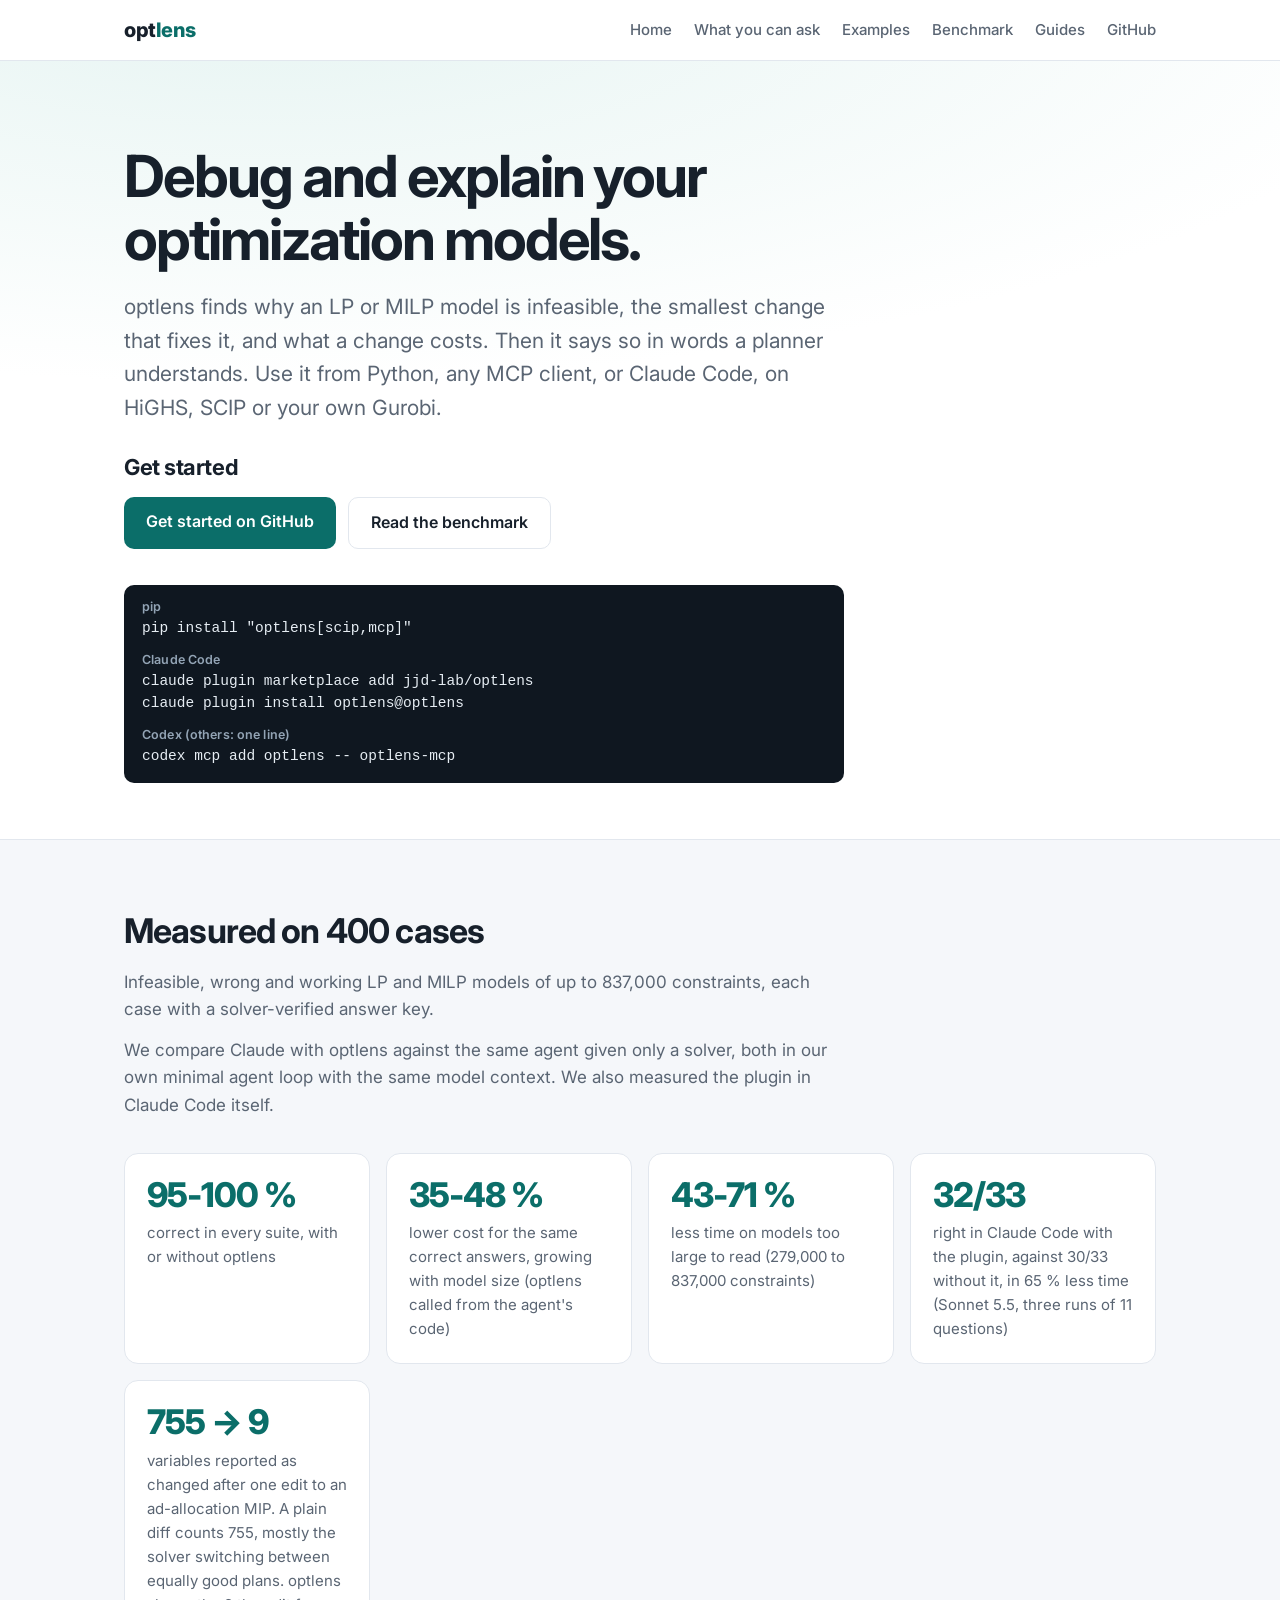
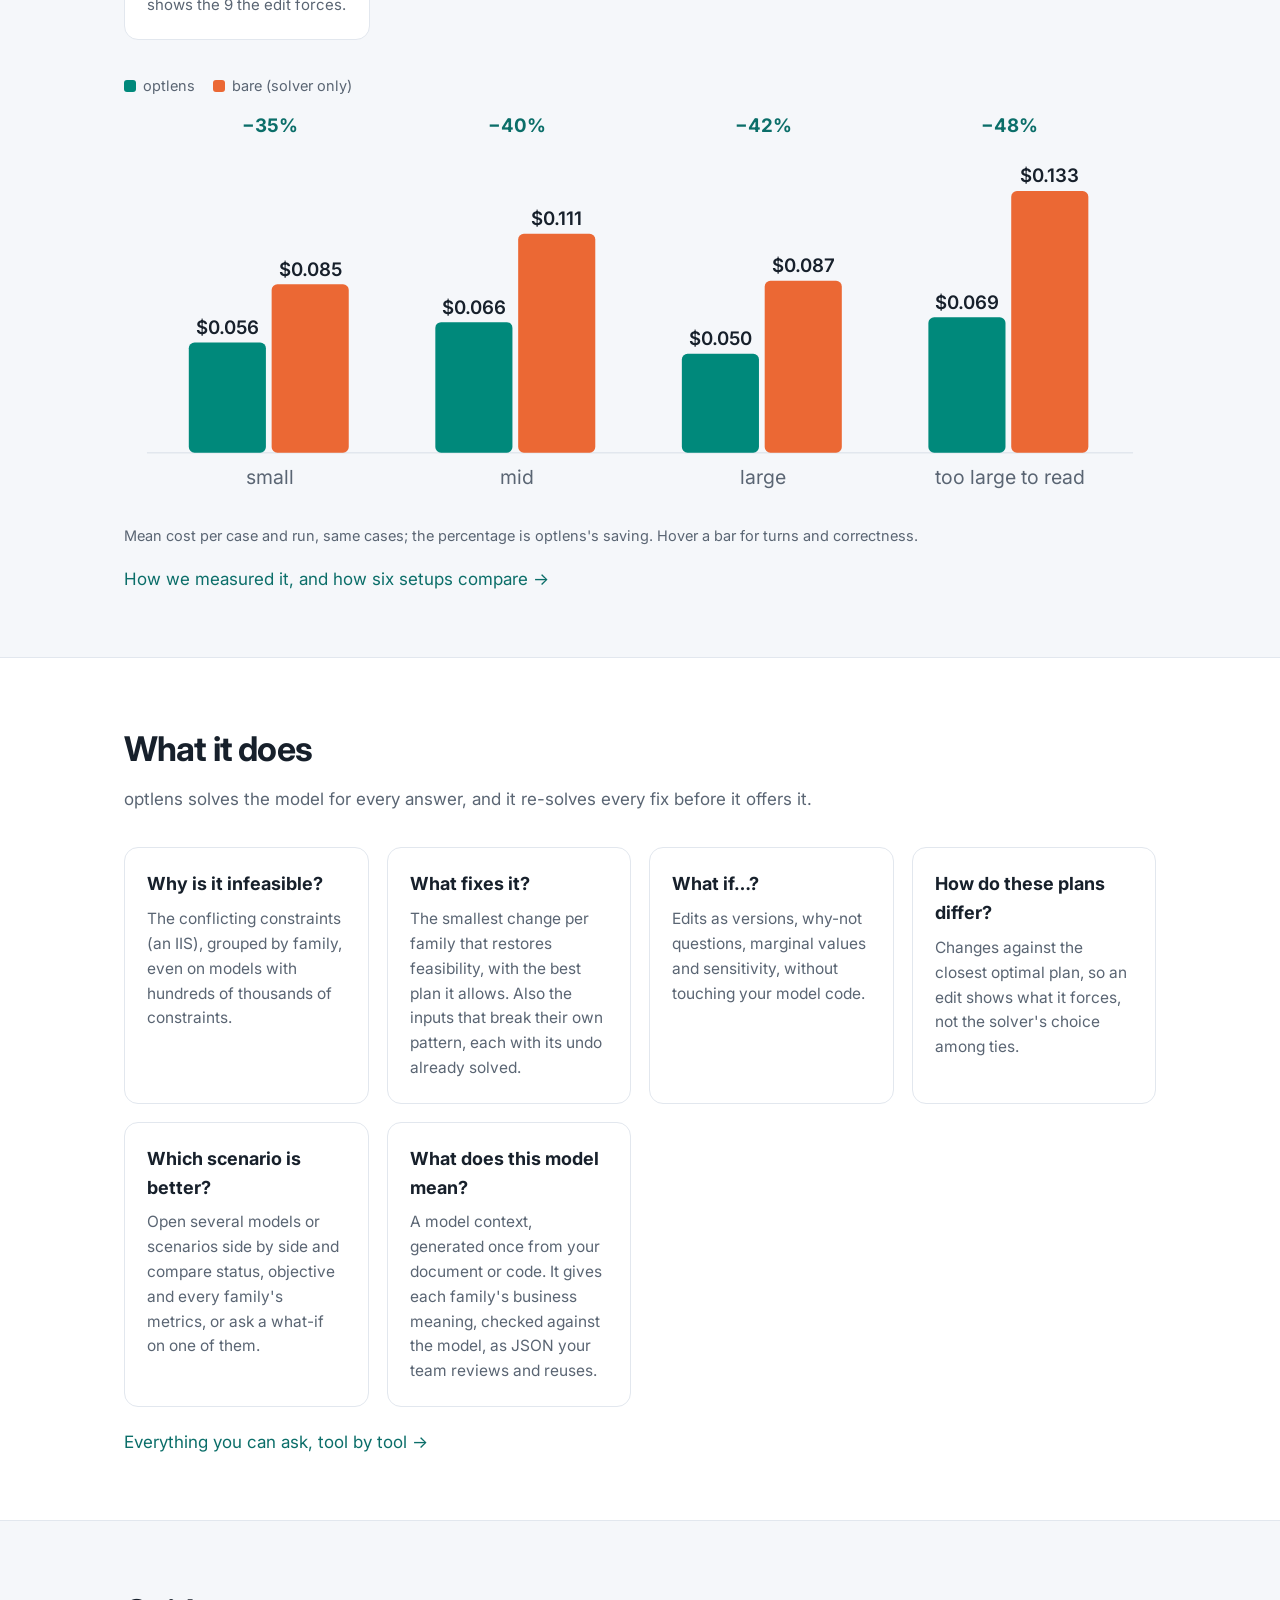
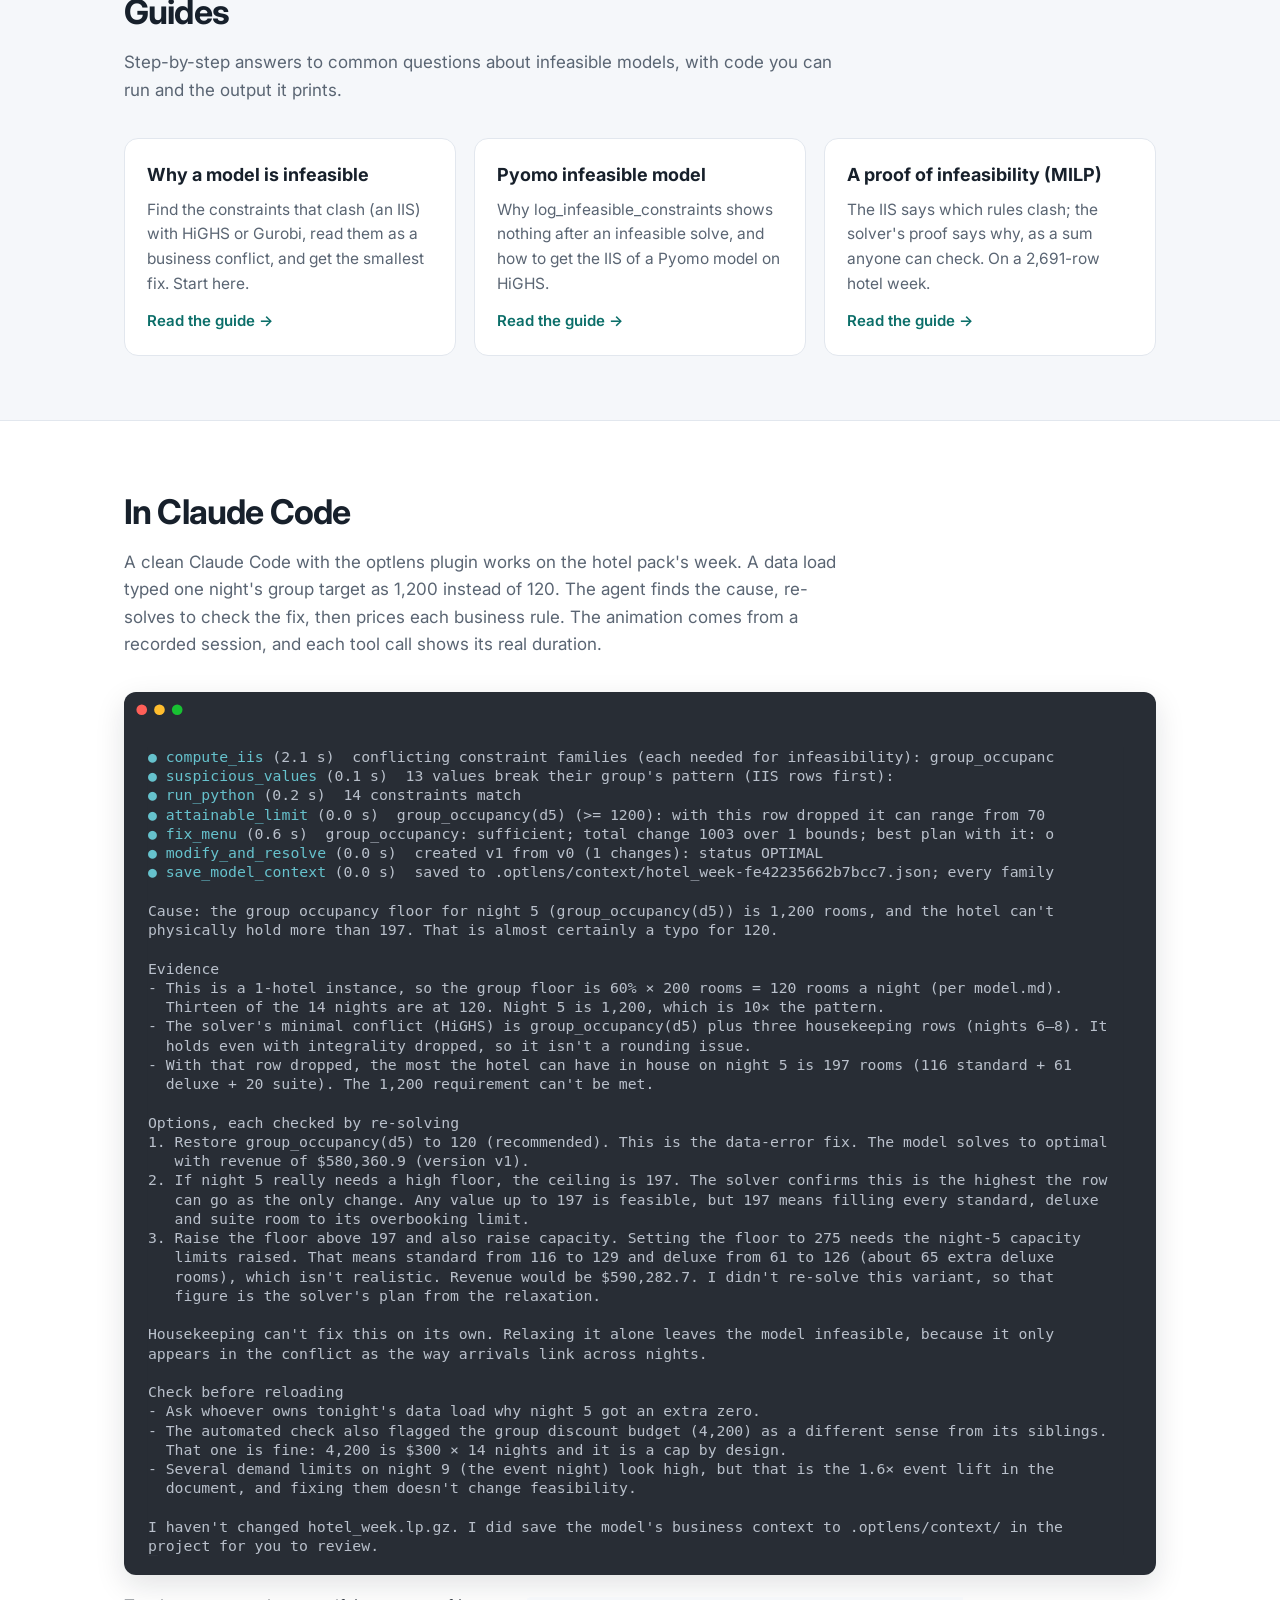
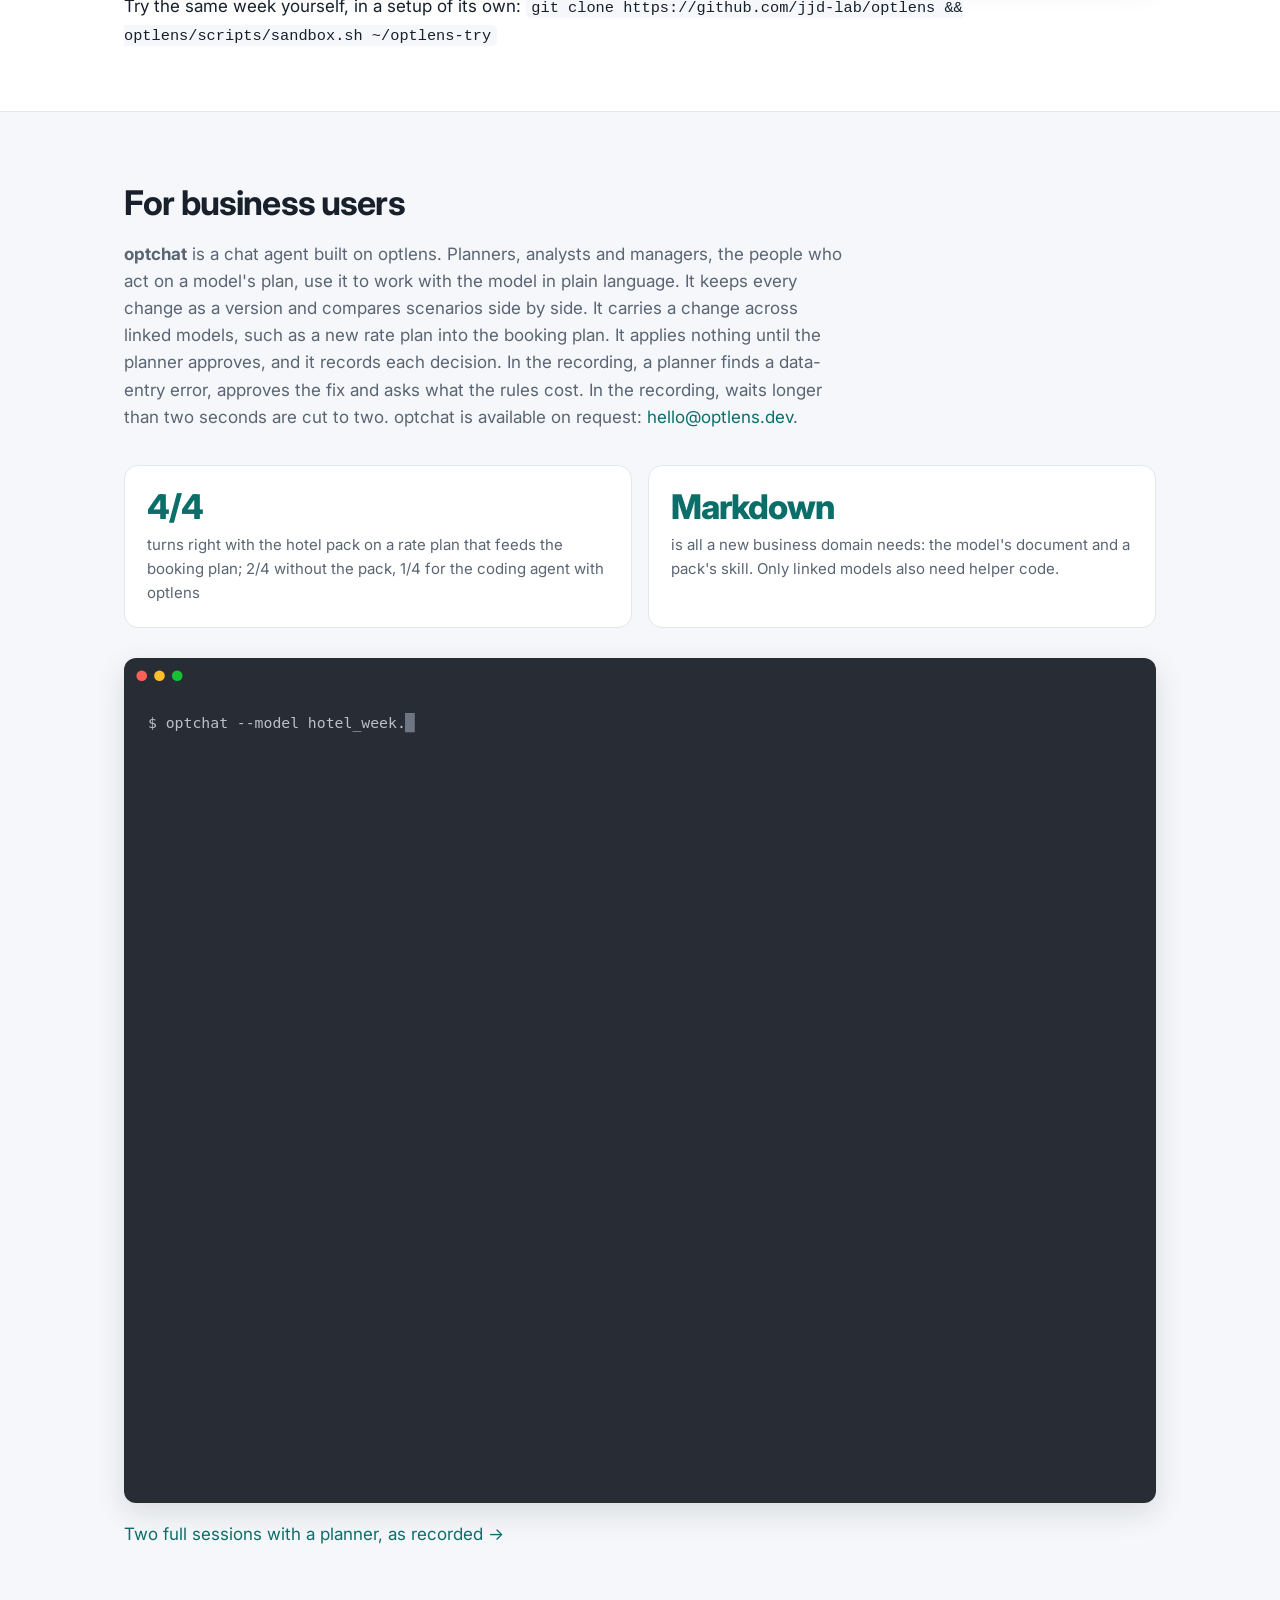
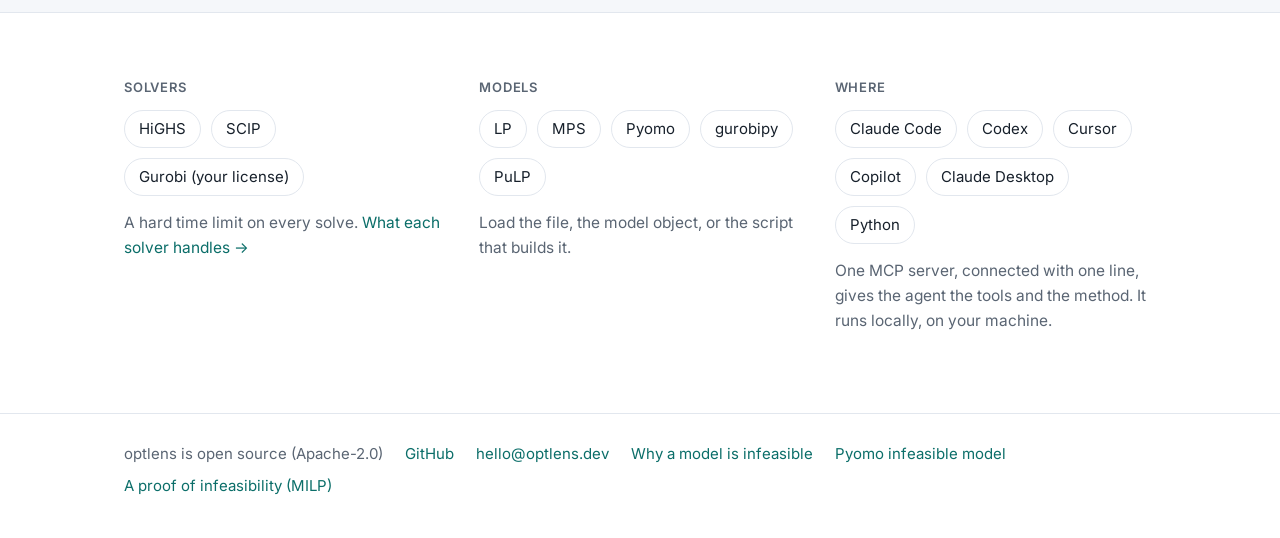
<file: docs/index.html>
<!doctype html>
<html lang="en">
<head>
<meta charset="utf-8">
<meta name="viewport" content="width=device-width, initial-scale=1">
<title>optlens: debug and explain LP/MILP models, MCP server</title>
<meta name="description" content="Why a model is infeasible, the smallest fix, and what a change costs, from Python, MCP or Claude Code. HiGHS, SCIP or your own Gurobi. Open source.">
<link rel="canonical" href="https://optlens.dev/">
<meta property="og:title" content="optlens: debug and explain LP/MILP models, MCP server">
<meta property="og:description" content="Why a model is infeasible, the smallest fix, and what a change costs, from Python, MCP or Claude Code. HiGHS, SCIP or your own Gurobi. Open source.">
<meta property="og:type" content="website">
<meta property="og:url" content="https://optlens.dev/">
<link rel="preconnect" href="https://fonts.googleapis.com"><link rel="preconnect" href="https://fonts.gstatic.com" crossorigin>
<link href="https://fonts.googleapis.com/css2?family=Inter:wght@400;500;600;700;800&display=swap" rel="stylesheet">
<link rel="stylesheet" href="style.css">
</head>
<body>
<header class="top"><div class="wrap">
  <a class="brand" href="">opt<span>lens</span></a>
  <nav><a class="hide-sm" href="">Home</a><a href="ask/">What you can ask</a><a href="examples/">Examples</a><a href="benchmark/">Benchmark</a><a href="guides/">Guides</a><a class="hide-sm" href="https://github.com/jjd-lab/optlens">GitHub</a></nav>
</div></header>

<div class="hero"><div class="wrap">
  <h1>Debug and explain your optimization models.</h1>
  <p class="lead">optlens finds why an LP or MILP model is infeasible, the smallest change that fixes it, and what a
  change costs. Then it says so in words a planner understands. Use it from Python, any MCP client, or Claude Code,
  on HiGHS, SCIP or your own Gurobi.</p>
  <h2 class="get-started">Get started</h2>
  <div class="buttons"><a class="btn primary" href="https://github.com/jjd-lab/optlens">Get started on GitHub</a>
  <a class="btn ghost" href="benchmark/">Read the benchmark</a></div>
  <div class="install">
    <p>pip</p>
    <pre><code>pip install "optlens[scip,mcp]"</code></pre>
    <p>Claude Code</p>
    <pre><code>claude plugin marketplace add jjd-lab/optlens</code></pre>
    <pre><code>claude plugin install optlens@optlens</code></pre>
    <p>Codex (others: one line)</p>
    <pre><code>codex mcp add optlens -- optlens-mcp</code></pre>
  </div>
</div></div>

<section class="soft"><div class="wrap">
  <h2 class="sec">Measured on 400 cases</h2>
  <p class="sub claim">Infeasible, wrong and working LP and MILP models of up to 837,000 constraints, each case with a
  solver-verified answer key.</p>
  <p class="sub">We compare Claude with optlens against the same agent given only a solver, both in our
  own minimal agent loop with the same model context. We also measured the plugin in Claude Code itself.</p>
  <div class="stats">
    <div class="stat"><div class="n">95-100 %</div><div class="l">correct in every suite, with or without
    optlens</div></div>
    <div class="stat"><div class="n">35-48 %</div><div class="l">lower cost for the same correct answers, growing with
    model size (optlens called from the agent's code)</div></div>
    <div class="stat"><div class="n">43-71 %</div><div class="l">less time on models too large to read (279,000 to
    837,000 constraints)</div></div>
    <div class="stat"><div class="n">32/33</div><div class="l">right in Claude Code with the plugin, against 30/33
    without it, in 65 % less time (Sonnet 5.5, three runs of 11 questions)</div></div>
    <div class="stat"><div class="n">755 &rarr; 9</div><div class="l">variables reported as changed after one edit to an
    ad-allocation MIP. A plain diff counts 755, mostly the solver switching between equally good plans. optlens shows
    the 9 the edit forces.</div></div>
  </div>
  <div style="margin-top:34px"><figure class="chart"><div class="legend"><span><i style="background:var(--series-1)"></i>optlens</span><span><i style="background:var(--series-2)"></i>bare (solver only)</span></div><svg viewBox="0 0 720 290" role="img" aria-label="Mean cost per case by model size"><line class="grid" x1="16" x2="704" y1="244" y2="244"/><rect class="bar" x="45.2" y="167.1" width="53.8" height="76.9" rx="4" fill="var(--series-1)"><title>optlens, small: $0.056 per case, 5.1 turns, 80/81 right</title></rect><text class="val" x="72.1" y="161.1" text-anchor="middle">$0.056</text><rect class="bar" x="103.0" y="126.5" width="53.8" height="117.5" rx="4" fill="var(--series-2)"><title>bare (solver only), small: $0.085 per case, 6.2 turns, 79/81 right</title></rect><text class="val" x="129.9" y="120.5" text-anchor="middle">$0.085</text><text class="note" x="102.0" y="20.0" text-anchor="middle">&#8722;35%</text><text class="cat" x="102.0" y="266.0" text-anchor="middle">small</text><rect class="bar" x="217.2" y="152.9" width="53.8" height="91.1" rx="4" fill="var(--series-1)"><title>optlens, mid: $0.066 per case, 5.7 turns, 56/56 right</title></rect><text class="val" x="244.1" y="146.9" text-anchor="middle">$0.066</text><rect class="bar" x="275.0" y="91.2" width="53.8" height="152.8" rx="4" fill="var(--series-2)"><title>bare (solver only), mid: $0.111 per case, 8.3 turns, 56/56 right</title></rect><text class="val" x="301.9" y="85.2" text-anchor="middle">$0.111</text><text class="note" x="274.0" y="20.0" text-anchor="middle">&#8722;40%</text><text class="cat" x="274.0" y="266.0" text-anchor="middle">mid</text><rect class="bar" x="389.2" y="175.0" width="53.8" height="69.0" rx="4" fill="var(--series-1)"><title>optlens, large: $0.050 per case, 3.7 turns, 13/13 right</title></rect><text class="val" x="416.1" y="169.0" text-anchor="middle">$0.050</text><rect class="bar" x="447.0" y="124.1" width="53.8" height="119.9" rx="4" fill="var(--series-2)"><title>bare (solver only), large: $0.087 per case, 6.7 turns, 13/13 right</title></rect><text class="val" x="473.9" y="118.1" text-anchor="middle">$0.087</text><text class="note" x="446.0" y="20.0" text-anchor="middle">&#8722;42%</text><text class="cat" x="446.0" y="266.0" text-anchor="middle">large</text><rect class="bar" x="561.2" y="149.5" width="53.8" height="94.5" rx="4" fill="var(--series-1)"><title>optlens, too large to read: $0.069 per case, 6.1 turns, 16/16 right</title></rect><text class="val" x="588.1" y="143.5" text-anchor="middle">$0.069</text><rect class="bar" x="619.0" y="61.4" width="53.8" height="182.6" rx="4" fill="var(--series-2)"><title>bare (solver only), too large to read: $0.133 per case, 10.0 turns, 16/16 right</title></rect><text class="val" x="645.9" y="55.4" text-anchor="middle">$0.133</text><text class="note" x="618.0" y="20.0" text-anchor="middle">&#8722;48%</text><text class="cat" x="618.0" y="266.0" text-anchor="middle">too large to read</text></svg><figcaption>Mean cost per case and run, same cases; the percentage is optlens's saving. Hover a bar for turns and correctness.</figcaption></figure></div>
  <p style="margin:18px 0 0"><a href="benchmark/">How we measured it, and how six setups compare &rarr;</a></p>
</div></section>

<section><div class="wrap">
  <h2 class="sec">What it does</h2>
  <p class="sub">optlens solves the model for every answer, and it re-solves every fix before it offers it.</p>
  <div class="cards">
    <div class="card"><h3>Why is it infeasible?</h3><p>The conflicting constraints (an IIS), grouped by family, even
    on models with hundreds of thousands of constraints.</p></div>
    <div class="card"><h3>What fixes it?</h3><p>The smallest change per family that restores feasibility, with the
    best plan it allows. Also the inputs that break their own pattern, each with its undo already solved.</p></div>
    <div class="card"><h3>What if&hellip;?</h3><p>Edits as versions, why-not questions, marginal values and
    sensitivity, without touching your model code.</p></div>
    <div class="card"><h3>How do these plans differ?</h3><p>Changes against the closest optimal plan, so an edit shows
    what it forces, not the solver's choice among ties.</p></div>
    <div class="card"><h3>Which scenario is better?</h3><p>Open several models or scenarios side by side and compare
    status, objective and every family's metrics, or ask a what-if on one of them.</p></div>
    <div class="card"><h3>What does this model mean?</h3><p>A model context, generated once from your document or code.
    It gives each family's business meaning, checked against the model, as JSON your team reviews and reuses.</p></div>
  </div>
  <p style="margin:22px 0 0"><a href="ask/">Everything you can ask, tool by tool &rarr;</a></p>
</div></section>

<section class="soft"><div class="wrap">
  <h2 class="sec">Guides</h2>
  <p class="sub">Step-by-step answers to common questions about infeasible models, with code you can run and the output
  it prints.</p>
  <div class="cards"><a class="card" href="guides/infeasible-model/"><h3>Why a model is infeasible</h3><p>Find the constraints that clash (an IIS) with HiGHS or Gurobi, read them as a business conflict, and get the smallest fix. Start here.</p><div class="more">Read the guide &rarr;</div></a><a class="card" href="guides/pyomo-infeasible/"><h3>Pyomo infeasible model</h3><p>Why log_infeasible_constraints shows nothing after an infeasible solve, and how to get the IIS of a Pyomo model on HiGHS.</p><div class="more">Read the guide &rarr;</div></a><a class="card" href="guides/milp-proof/"><h3>A proof of infeasibility (MILP)</h3><p>The IIS says which rules clash; the solver&#x27;s proof says why, as a sum anyone can check. On a 2,691-row hotel week.</p><div class="more">Read the guide &rarr;</div></a></div>
</div></section>

<section class="demo"><div class="wrap">
  <h2 class="sec">In Claude Code</h2>
  <p class="sub">A clean Claude Code with the optlens plugin works on the hotel pack's week. A data load typed one
  night's group target as 1,200 instead of 120. The agent finds the cause, re-solves to check the fix, then prices
  each business rule. The animation comes from a recorded session, and each tool call shows its real duration.</p>
  <img src="plugin-agent-demo.svg" alt="Claude Code with the optlens plugin finds why the week's hotel plan is
  infeasible, checks the fix, and ranks the business rules by the revenue they cost" loading="lazy">
  <p style="margin:18px 0 0">Try the same week yourself, in a setup of its own:
  <code>git clone https://github.com/jjd-lab/optlens &amp;&amp; optlens/scripts/sandbox.sh ~/optlens-try</code></p>
</div></section>

<section class="soft demo"><div class="wrap">
  <h2 class="sec">For business users</h2>
  <p class="sub"><strong>optchat</strong> is a chat agent built on optlens. Planners, analysts and managers, the people
  who act on a model's plan, use it to work with the model in plain language. It keeps every change as a version and
  compares scenarios side by side. It carries a change across linked models, such as a new rate plan into the booking
  plan. It applies nothing until the planner approves, and it records each decision. In the recording, a planner finds
  a data-entry error, approves the fix and asks what the rules cost. In the recording, waits longer than two seconds are cut to two. optchat is
  available on request: <a href="mailto:hello@optlens.dev">hello@optlens.dev</a>.</p>
  <div class="stats" style="margin-bottom:30px">
    <div class="stat"><div class="n">4/4</div><div class="l">turns right with the hotel pack on a rate plan that feeds
    the booking plan; 2/4 without the pack, 1/4 for the coding agent with optlens</div></div>
    <div class="stat"><div class="n">Markdown</div><div class="l">is all a new business domain needs: the model's
    document and a pack's skill. Only linked models also need helper code.</div></div>
  </div>
  <img src="planner-agent-demo.svg" alt="A planner asks why the week's plan is infeasible, approves the fix, and asks
  which rule costs the most revenue" loading="lazy">
  <p style="margin:18px 0 0"><a href="examples/">Two full sessions with a planner, as recorded &rarr;</a></p>
</div></section>

<section><div class="wrap row2">
  <div><h3>Solvers</h3><div class="pills"><span class="pill">HiGHS</span><span class="pill">SCIP</span>
  <span class="pill">Gurobi (your license)</span></div>
  <p style="color:var(--muted);font-size:15.5px">A hard time limit on every solve. <a href="ask/#solvers">What each
  solver handles &rarr;</a></p></div>
  <div><h3>Models</h3><div class="pills"><span class="pill">LP</span><span class="pill">MPS</span>
  <span class="pill">Pyomo</span><span class="pill">gurobipy</span><span class="pill">PuLP</span></div>
  <p style="color:var(--muted);font-size:15.5px">Load the file, the model object, or the script that builds it.</p></div>
  <div><h3>Where</h3><div class="pills"><span class="pill">Claude Code</span><span class="pill">Codex</span>
  <span class="pill">Cursor</span><span class="pill">Copilot</span><span class="pill">Claude Desktop</span>
  <span class="pill">Python</span></div>
  <p style="color:var(--muted);font-size:15.5px">One MCP server, connected with one line, gives the agent the tools and
  the method. It runs locally, on your machine.</p></div>
</div></section>

<footer class="bottom"><div class="wrap">
  <span>optlens is open source (Apache-2.0)</span><a href="https://github.com/jjd-lab/optlens">GitHub</a><a href="mailto:hello@optlens.dev">hello@optlens.dev</a>
  <a href="guides/infeasible-model/">Why a model is infeasible</a><a href="guides/pyomo-infeasible/">Pyomo infeasible model</a><a href="guides/milp-proof/">A proof of infeasibility (MILP)</a>
</div></footer>
</body>
</html>
</file>
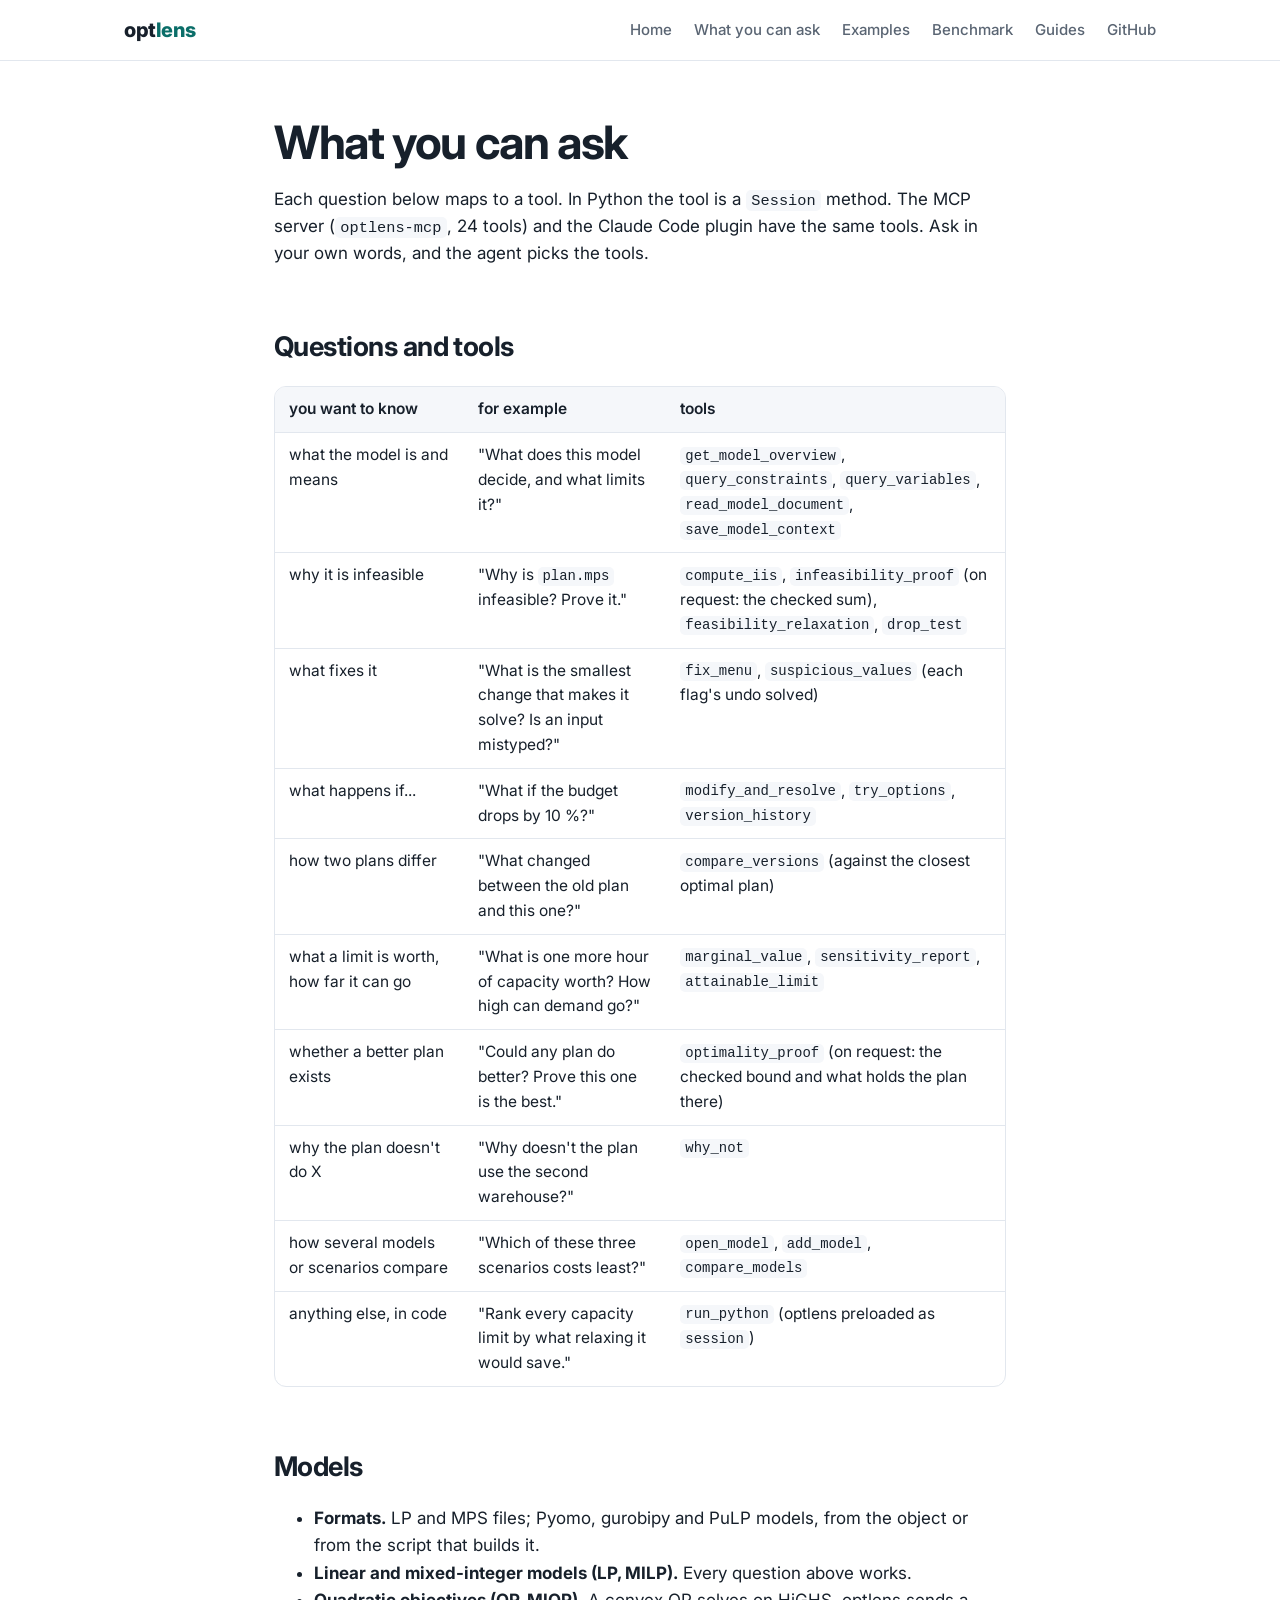
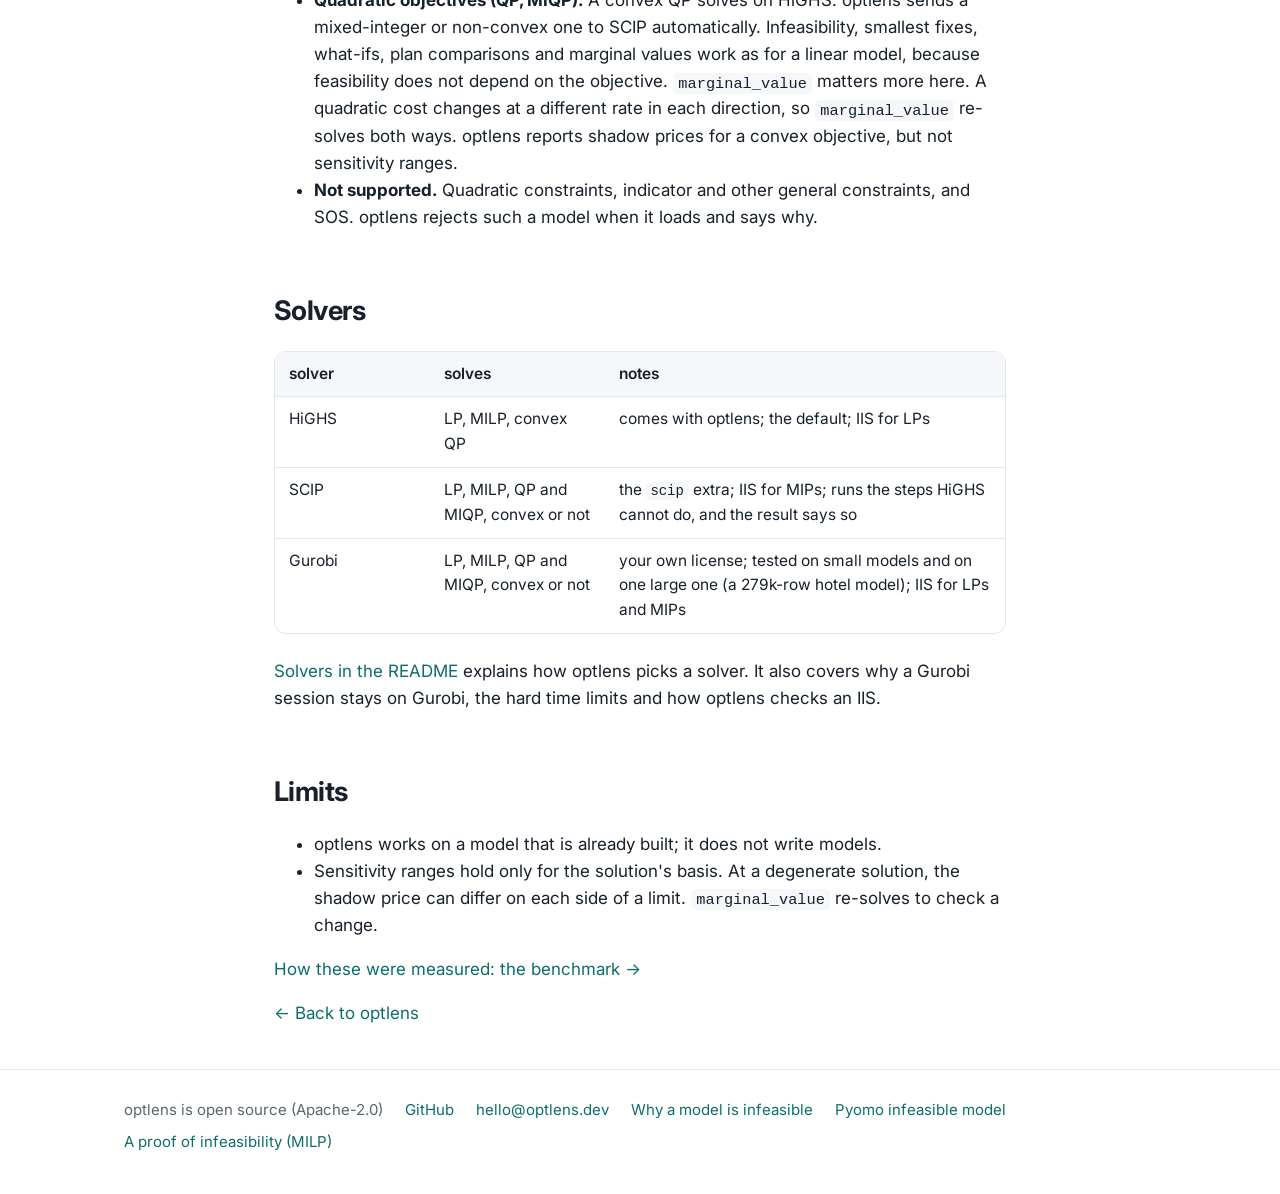
<file: docs/ask/index.html>
<!doctype html>
<html lang="en">
<head>
<meta charset="utf-8">
<meta name="viewport" content="width=device-width, initial-scale=1">
<title>What you can ask | optlens</title>
<meta name="description" content="The questions optlens answers about an LP, MILP or quadratic model, the tool behind each, and the model formats, solvers and limits.">
<link rel="canonical" href="https://optlens.dev/ask/">
<meta property="og:title" content="What you can ask | optlens">
<meta property="og:description" content="The questions optlens answers about an LP, MILP or quadratic model, the tool behind each, and the model formats, solvers and limits.">
<meta property="og:type" content="website">
<meta property="og:url" content="https://optlens.dev/ask/">
<link rel="preconnect" href="https://fonts.googleapis.com"><link rel="preconnect" href="https://fonts.gstatic.com" crossorigin>
<link href="https://fonts.googleapis.com/css2?family=Inter:wght@400;500;600;700;800&display=swap" rel="stylesheet">
<link rel="stylesheet" href="../style.css">
</head>
<body>
<header class="top"><div class="wrap">
  <a class="brand" href="../">opt<span>lens</span></a>
  <nav><a class="hide-sm" href="../">Home</a><a href="../ask/">What you can ask</a><a href="../examples/">Examples</a><a href="../benchmark/">Benchmark</a><a href="../guides/">Guides</a><a class="hide-sm" href="https://github.com/jjd-lab/optlens">GitHub</a></nav>
</div></header>
<article class="post"><h1 id="what-you-can-ask">What you can ask</h1>
<p>Each question below maps to a tool. In Python the tool is a <code>Session</code> method. The MCP server (<code>optlens-mcp</code>, 24
tools) and the Claude Code plugin have the same tools. Ask in your own words, and the agent picks the tools.</p>
<h2 id="questions-and-tools">Questions and tools</h2>
<div class="table"><table>
<thead>
<tr>
<th>you want to know</th>
<th>for example</th>
<th>tools</th>
</tr>
</thead>
<tbody>
<tr>
<td>what the model is and means</td>
<td>"What does this model decide, and what limits it?"</td>
<td><code>get_model_overview</code>, <code>query_constraints</code>, <code>query_variables</code>, <code>read_model_document</code>, <code>save_model_context</code></td>
</tr>
<tr>
<td>why it is infeasible</td>
<td>"Why is <code>plan.mps</code> infeasible? Prove it."</td>
<td><code>compute_iis</code>, <code>infeasibility_proof</code> (on request: the checked sum), <code>feasibility_relaxation</code>, <code>drop_test</code></td>
</tr>
<tr>
<td>what fixes it</td>
<td>"What is the smallest change that makes it solve? Is an input mistyped?"</td>
<td><code>fix_menu</code>, <code>suspicious_values</code> (each flag's undo solved)</td>
</tr>
<tr>
<td>what happens if...</td>
<td>"What if the budget drops by 10 %?"</td>
<td><code>modify_and_resolve</code>, <code>try_options</code>, <code>version_history</code></td>
</tr>
<tr>
<td>how two plans differ</td>
<td>"What changed between the old plan and this one?"</td>
<td><code>compare_versions</code> (against the closest optimal plan)</td>
</tr>
<tr>
<td>what a limit is worth, how far it can go</td>
<td>"What is one more hour of capacity worth? How high can demand go?"</td>
<td><code>marginal_value</code>, <code>sensitivity_report</code>, <code>attainable_limit</code></td>
</tr>
<tr>
<td>whether a better plan exists</td>
<td>"Could any plan do better? Prove this one is the best."</td>
<td><code>optimality_proof</code> (on request: the checked bound and what holds the plan there)</td>
</tr>
<tr>
<td>why the plan doesn't do X</td>
<td>"Why doesn't the plan use the second warehouse?"</td>
<td><code>why_not</code></td>
</tr>
<tr>
<td>how several models or scenarios compare</td>
<td>"Which of these three scenarios costs least?"</td>
<td><code>open_model</code>, <code>add_model</code>, <code>compare_models</code></td>
</tr>
<tr>
<td>anything else, in code</td>
<td>"Rank every capacity limit by what relaxing it would save."</td>
<td><code>run_python</code> (optlens preloaded as <code>session</code>)</td>
</tr>
</tbody>
</table></div>
<h2 id="models">Models</h2>
<ul>
<li><strong>Formats.</strong> LP and MPS files; Pyomo, gurobipy and PuLP models, from the object or from the script that builds it.</li>
<li><strong>Linear and mixed-integer models (LP, MILP).</strong> Every question above works.</li>
<li><strong>Quadratic objectives (QP, MIQP).</strong> A convex QP solves on HiGHS. optlens sends a mixed-integer or non-convex one
  to SCIP automatically.
  Infeasibility, smallest fixes, what-ifs, plan comparisons and marginal values work as for a linear model, because
  feasibility does not depend on the objective. <code>marginal_value</code> matters more here. A quadratic cost changes at a
  different rate in each direction, so <code>marginal_value</code> re-solves both ways. optlens reports shadow prices for a
  convex objective, but not sensitivity ranges.</li>
<li><strong>Not supported.</strong> Quadratic constraints, indicator and other general constraints, and SOS. optlens rejects such a
  model when it loads and says why.</li>
</ul>
<h2 id="solvers">Solvers</h2>
<div class="table"><table>
<thead>
<tr>
<th>solver</th>
<th>solves</th>
<th>notes</th>
</tr>
</thead>
<tbody>
<tr>
<td>HiGHS</td>
<td>LP, MILP, convex QP</td>
<td>comes with optlens; the default; IIS for LPs</td>
</tr>
<tr>
<td>SCIP</td>
<td>LP, MILP, QP and MIQP, convex or not</td>
<td>the <code>scip</code> extra; IIS for MIPs; runs the steps HiGHS cannot do, and the result says so</td>
</tr>
<tr>
<td>Gurobi</td>
<td>LP, MILP, QP and MIQP, convex or not</td>
<td>your own license; tested on small models and on one large one (a 279k-row hotel model); IIS for LPs and MIPs</td>
</tr>
</tbody>
</table></div>
<p><a href="https://github.com/jjd-lab/optlens#solvers">Solvers in the README</a> explains how optlens picks a solver. It also
covers why a Gurobi session stays on Gurobi, the hard time limits and how optlens checks an IIS.</p>
<h2 id="limits">Limits</h2>
<ul>
<li>optlens works on a model that is already built; it does not write models.</li>
<li>Sensitivity ranges hold only for the solution's basis. At a degenerate solution, the shadow price can differ on
  each side of a limit. <code>marginal_value</code> re-solves to check a change.</li>
</ul>
<p><a href="../benchmark/">How these were measured: the benchmark &rarr;</a></p><p><a href="../">&larr; Back to optlens</a></p></article>
<footer class="bottom"><div class="wrap">
  <span>optlens is open source (Apache-2.0)</span><a href="https://github.com/jjd-lab/optlens">GitHub</a><a href="mailto:hello@optlens.dev">hello@optlens.dev</a>
  <a href="../guides/infeasible-model/">Why a model is infeasible</a><a href="../guides/pyomo-infeasible/">Pyomo infeasible model</a><a href="../guides/milp-proof/">A proof of infeasibility (MILP)</a>
</div></footer>
</body>
</html>
</file>
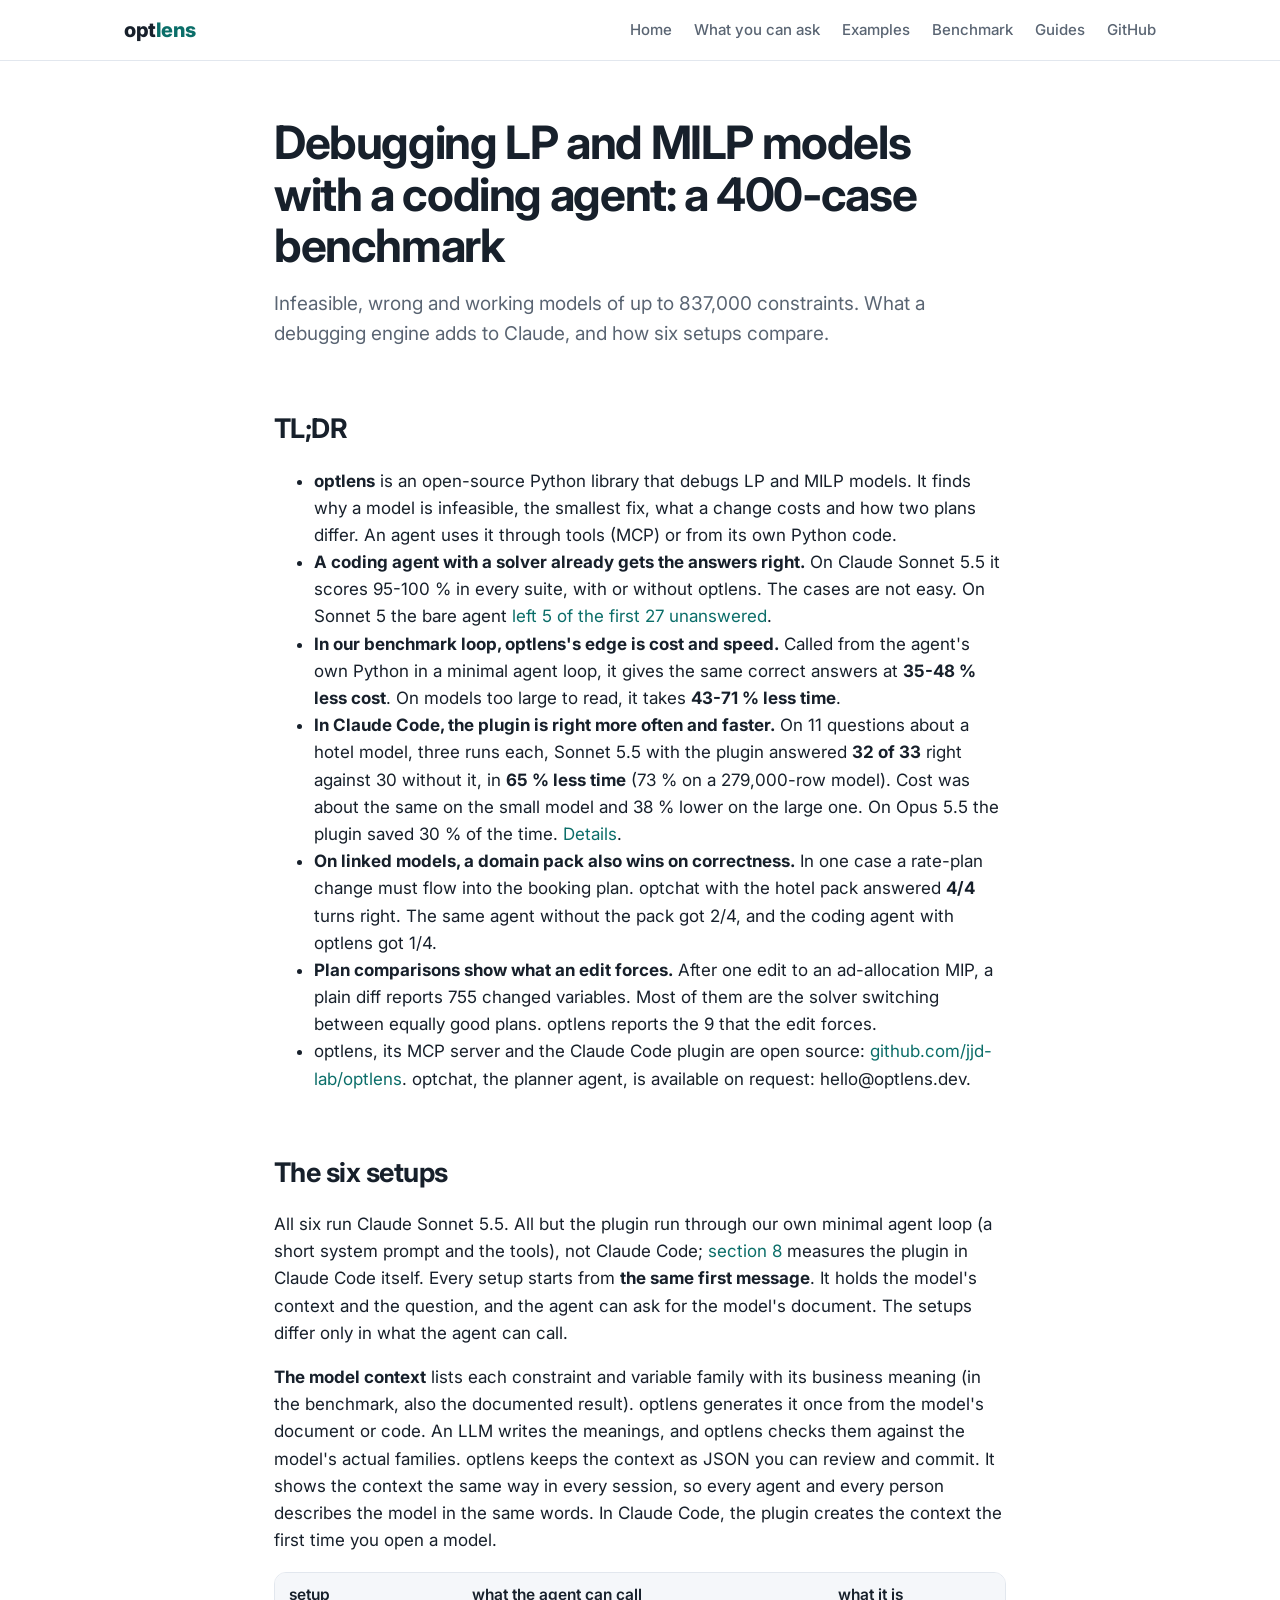
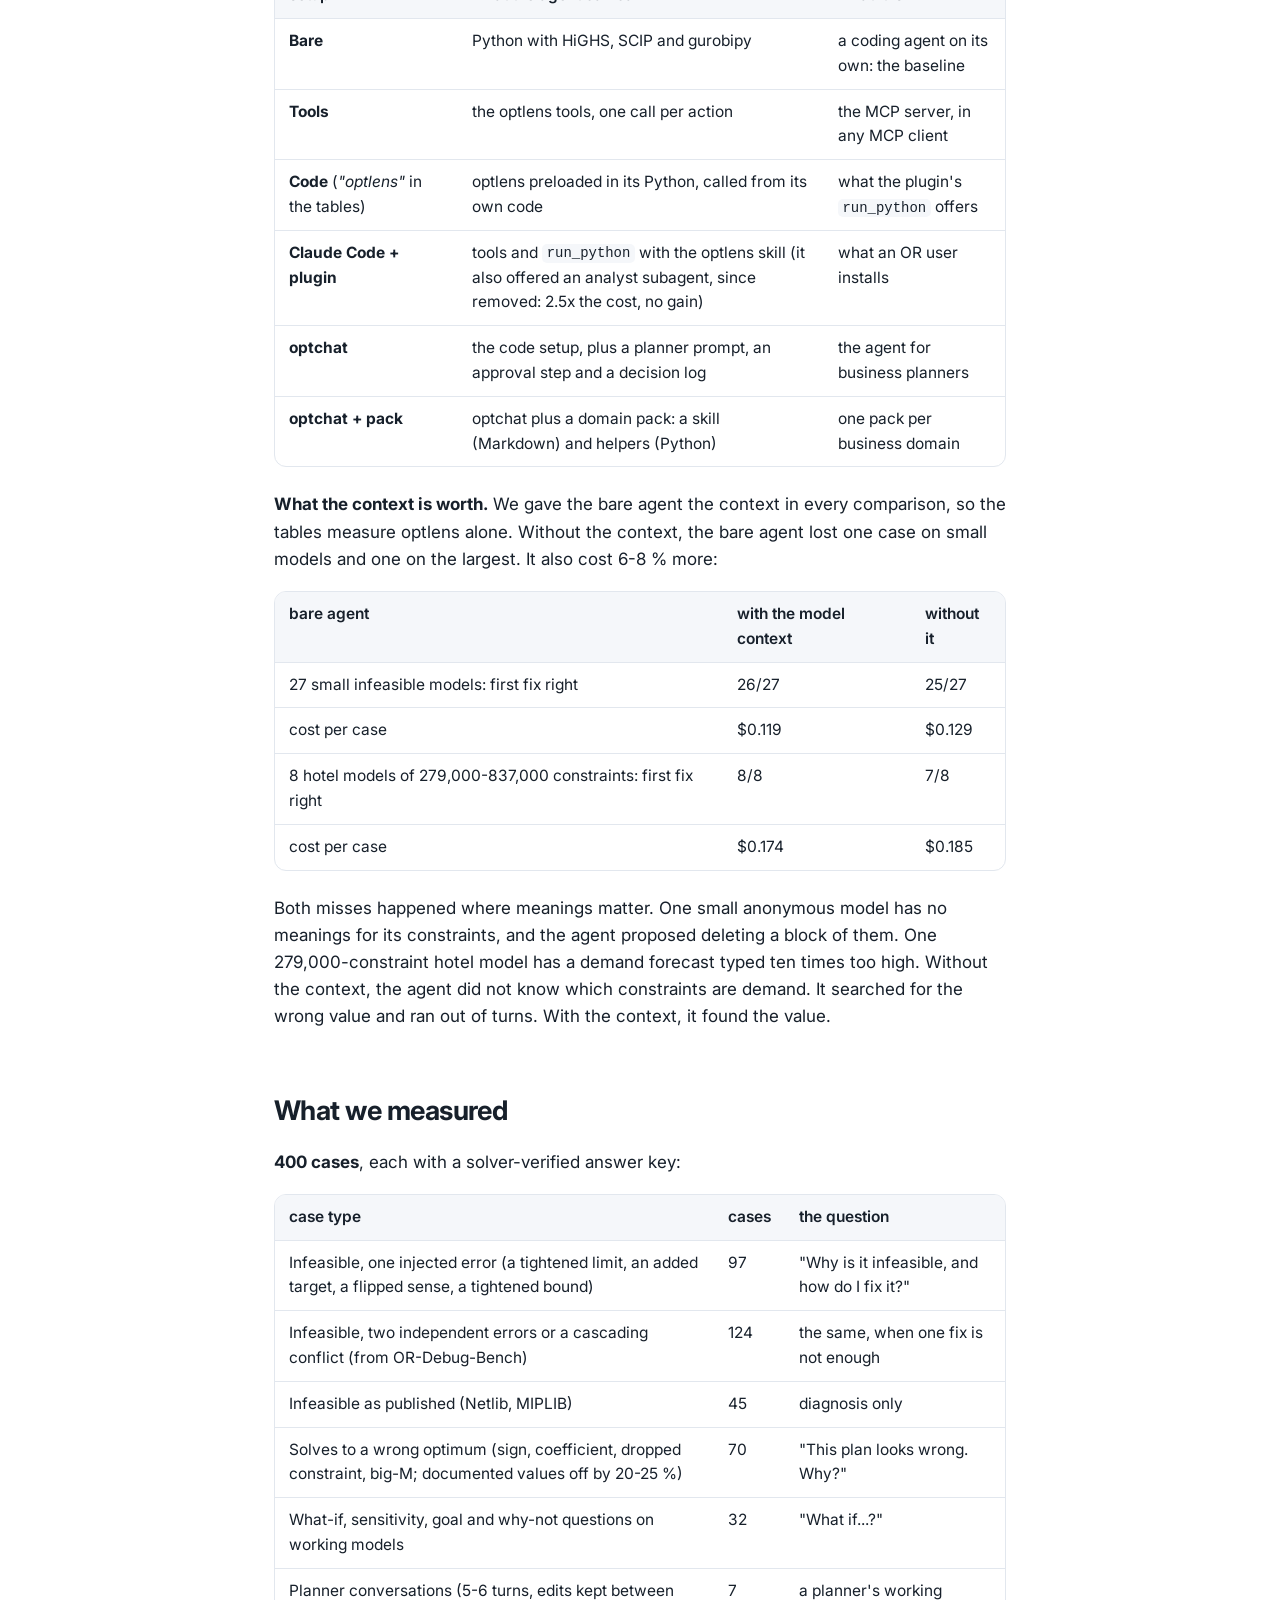
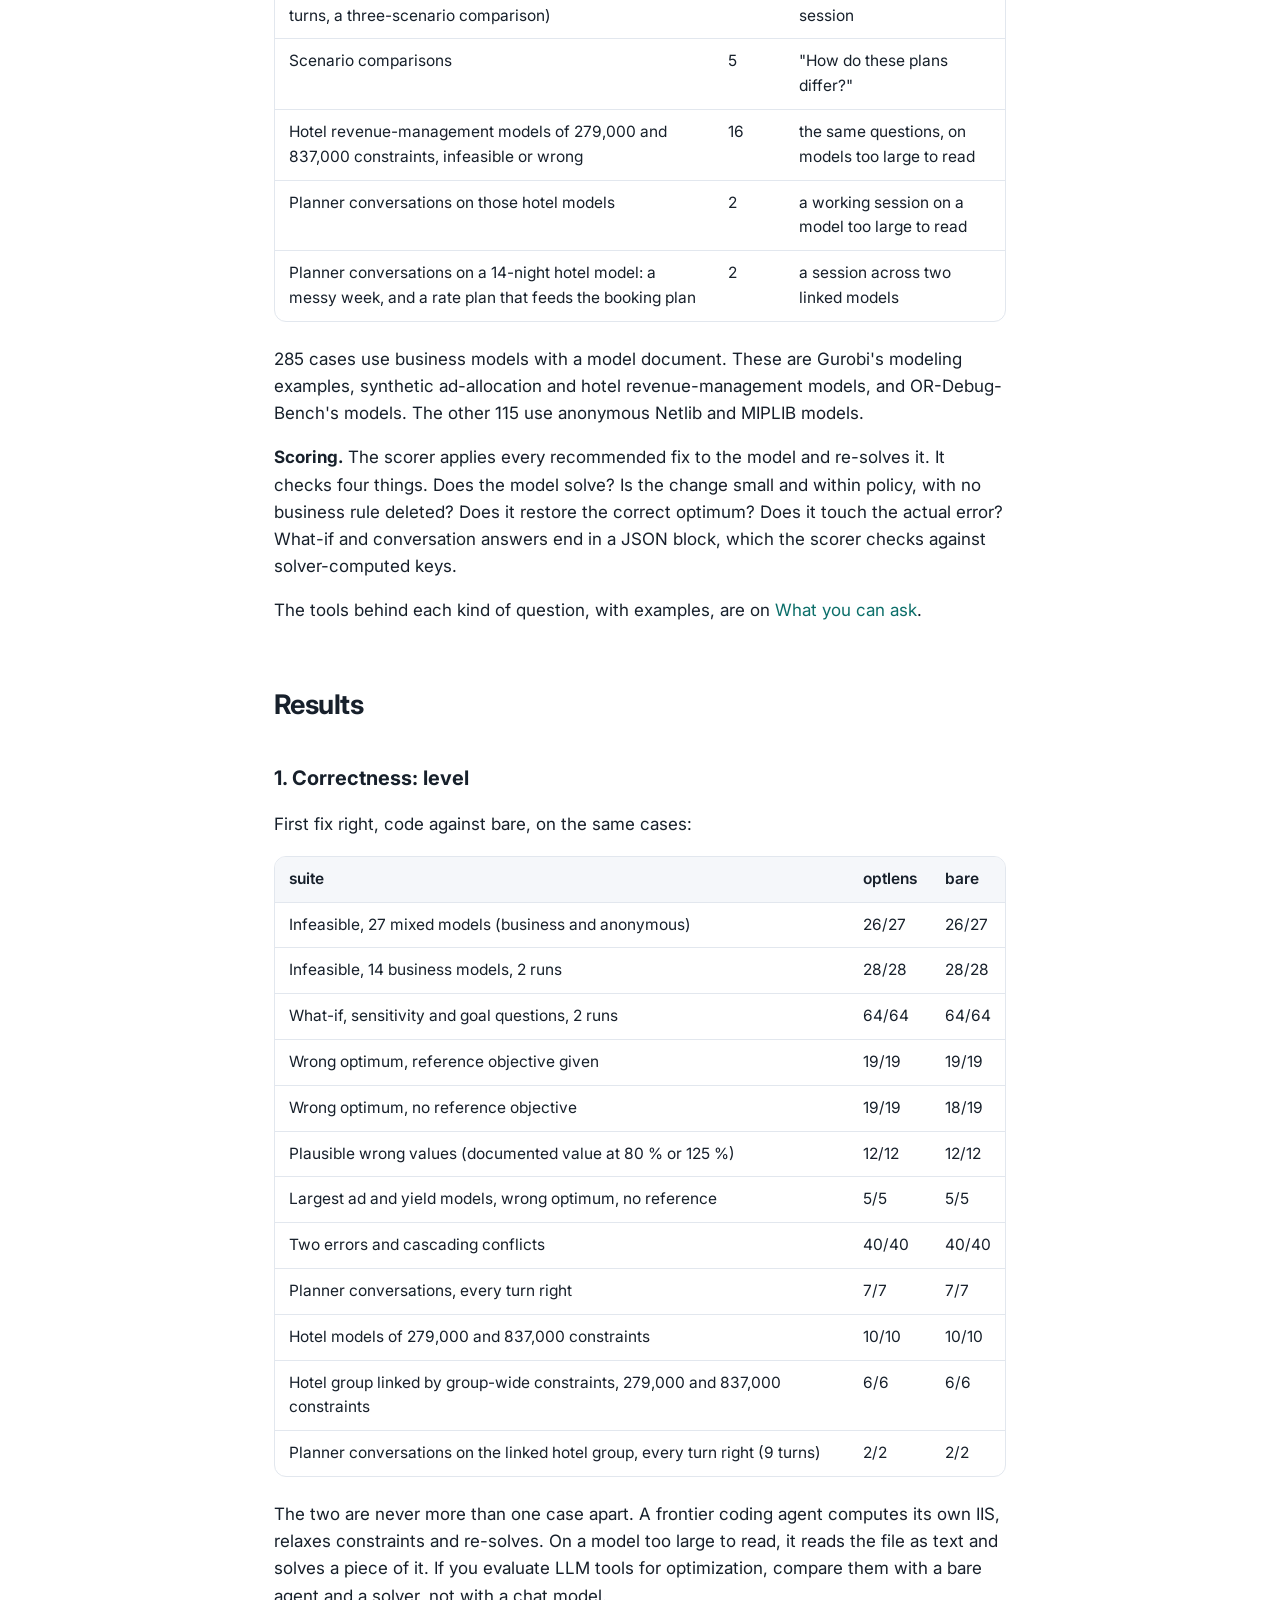
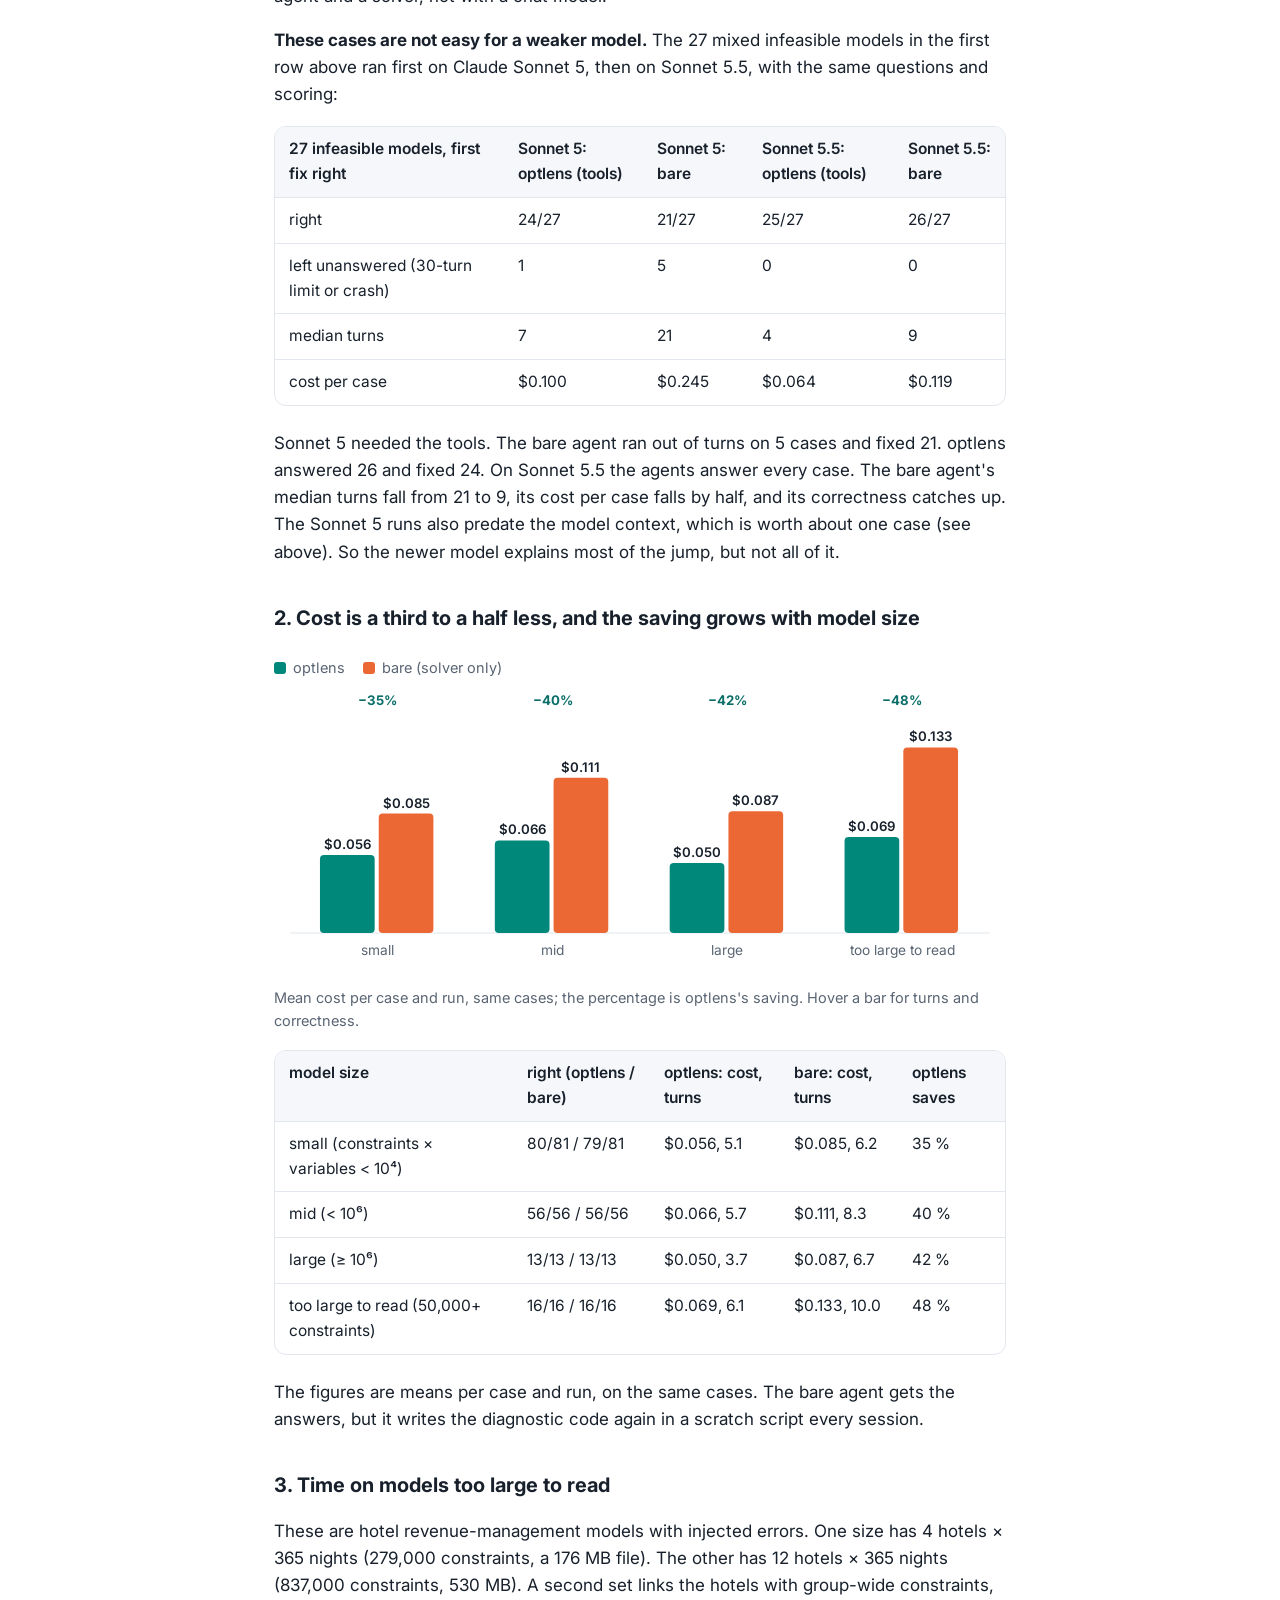
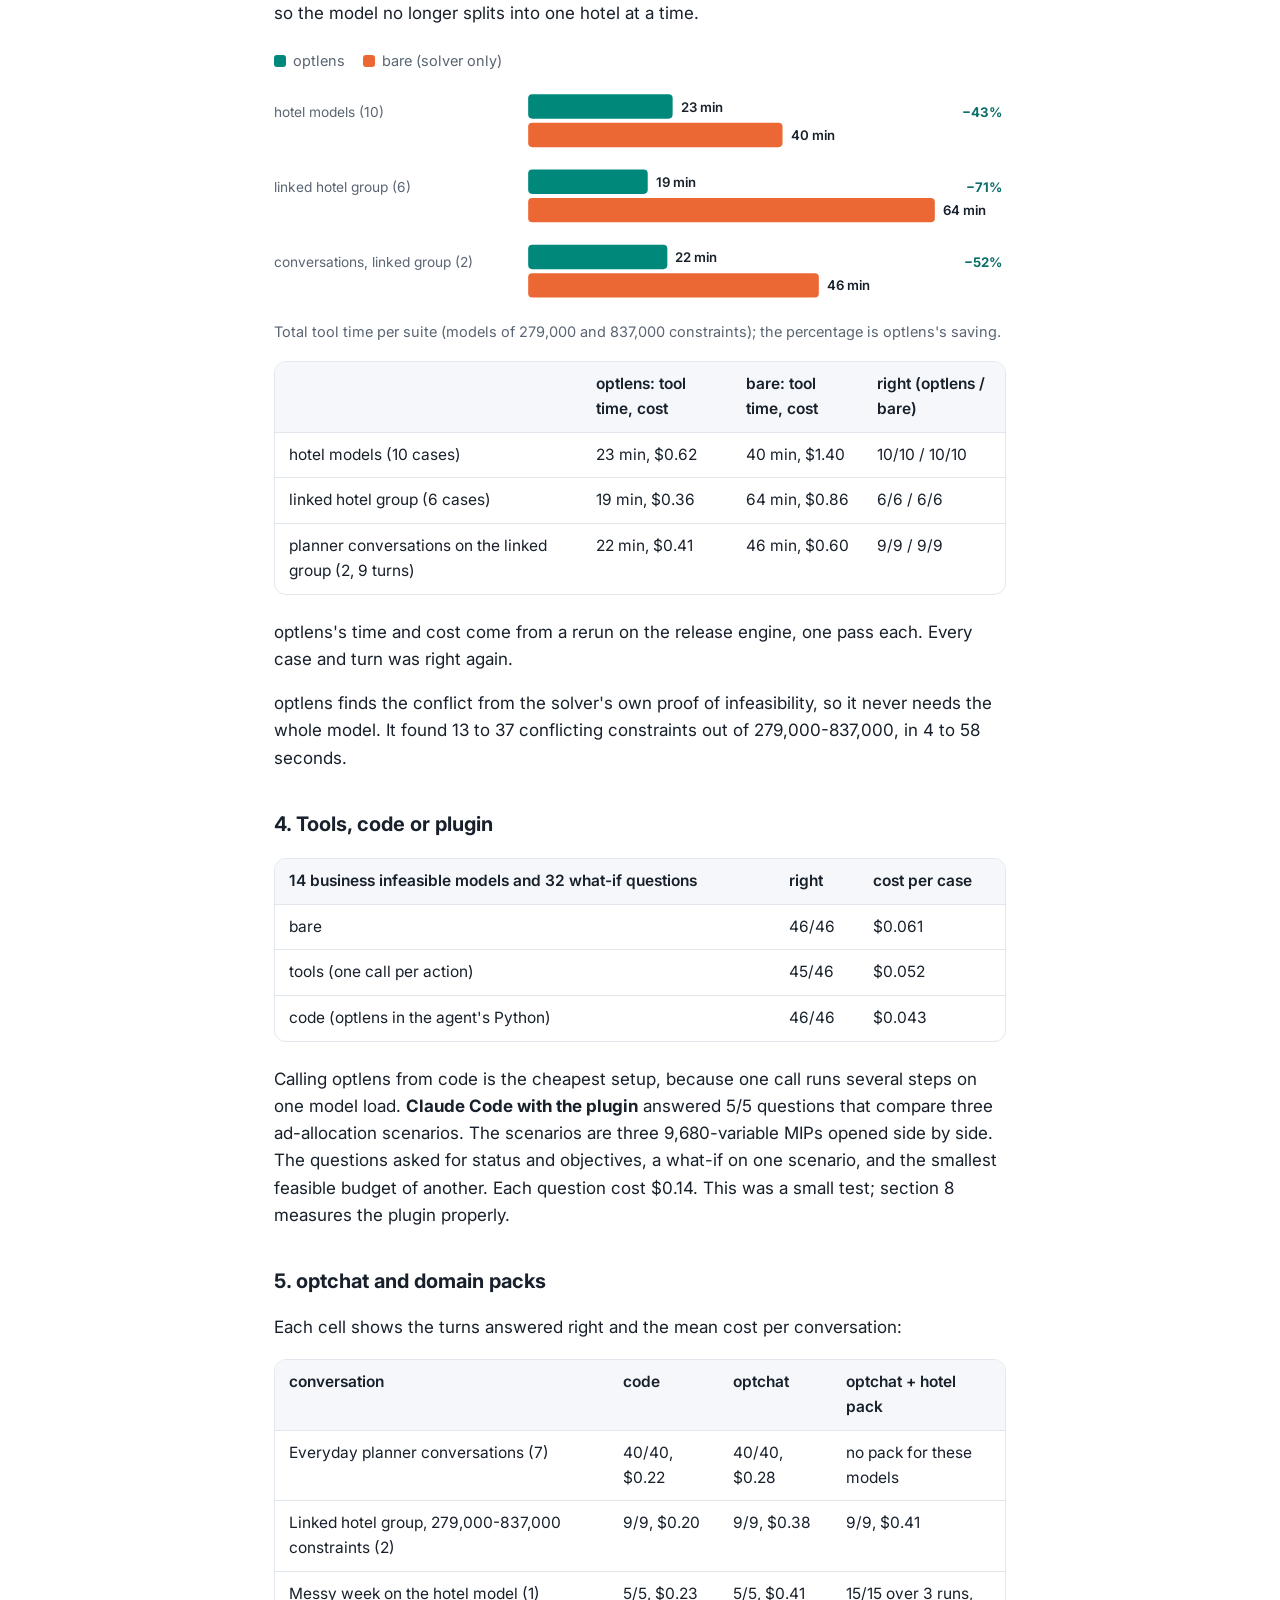
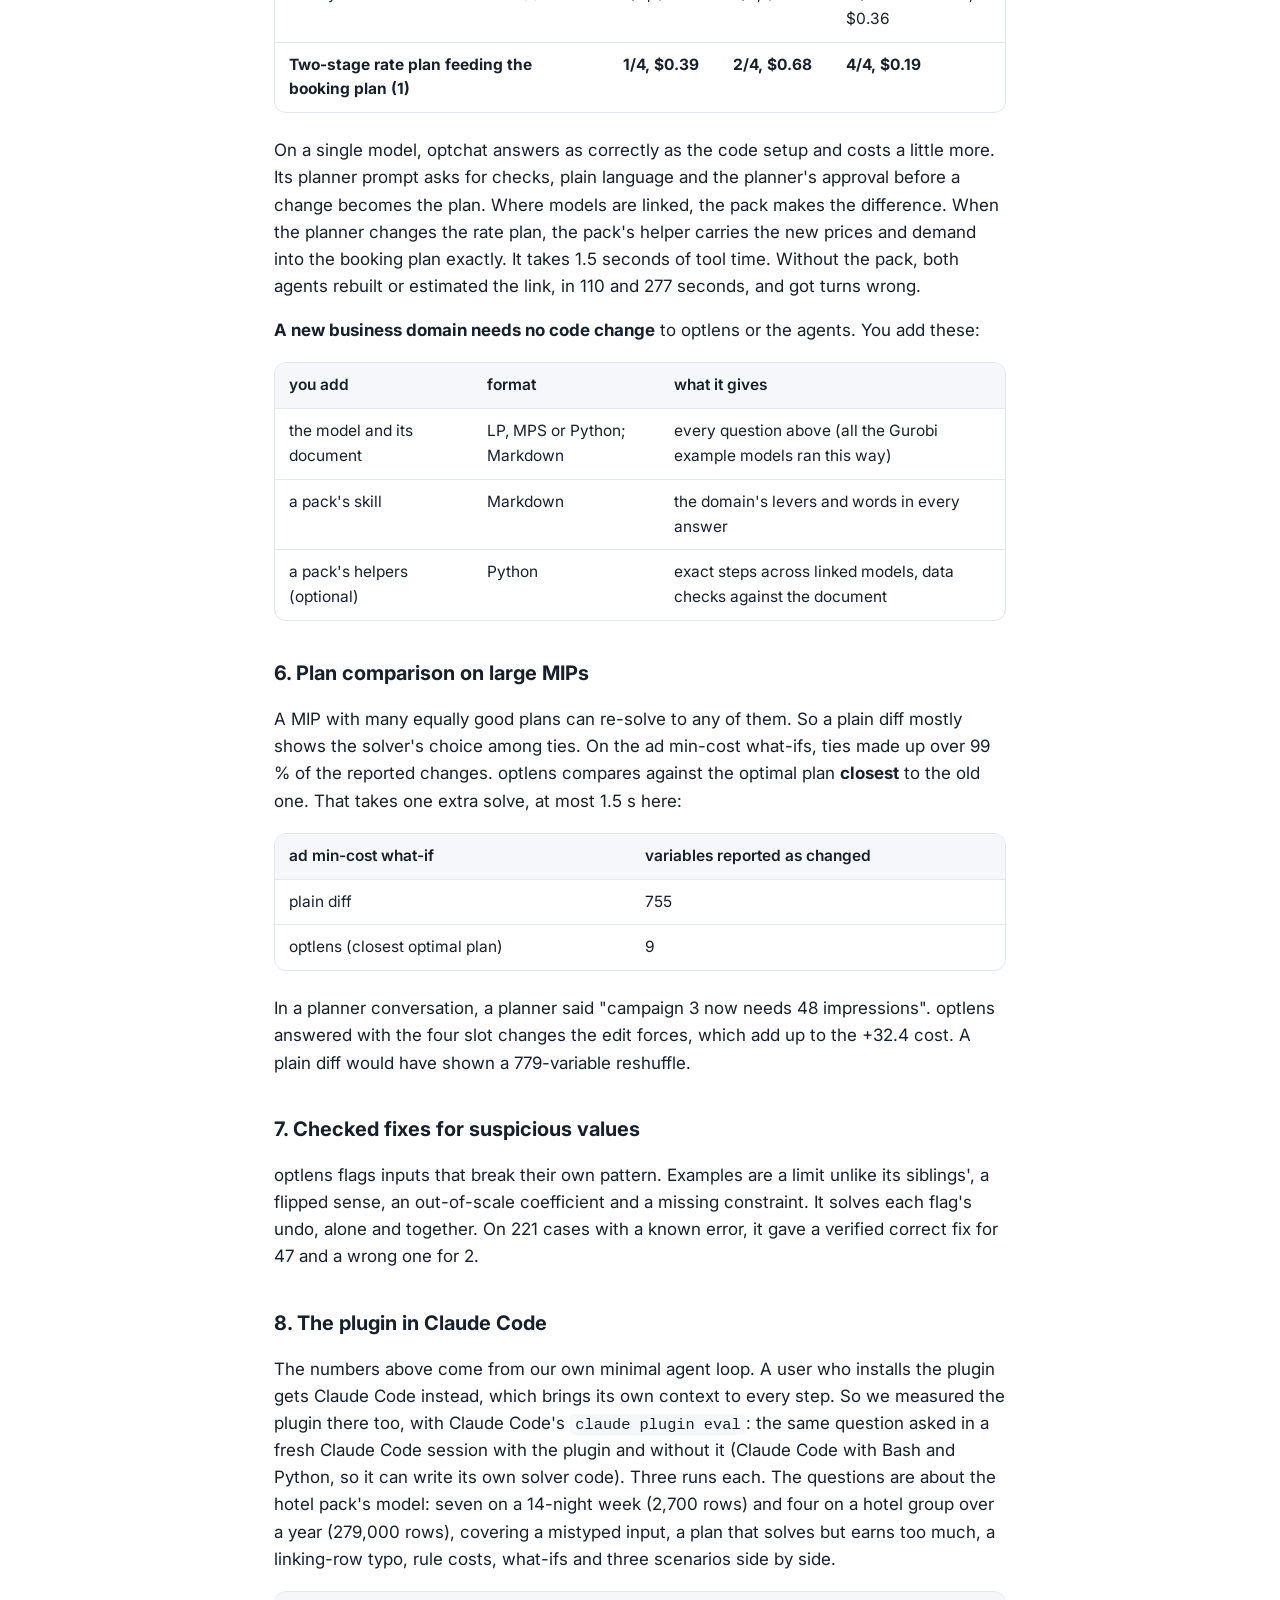
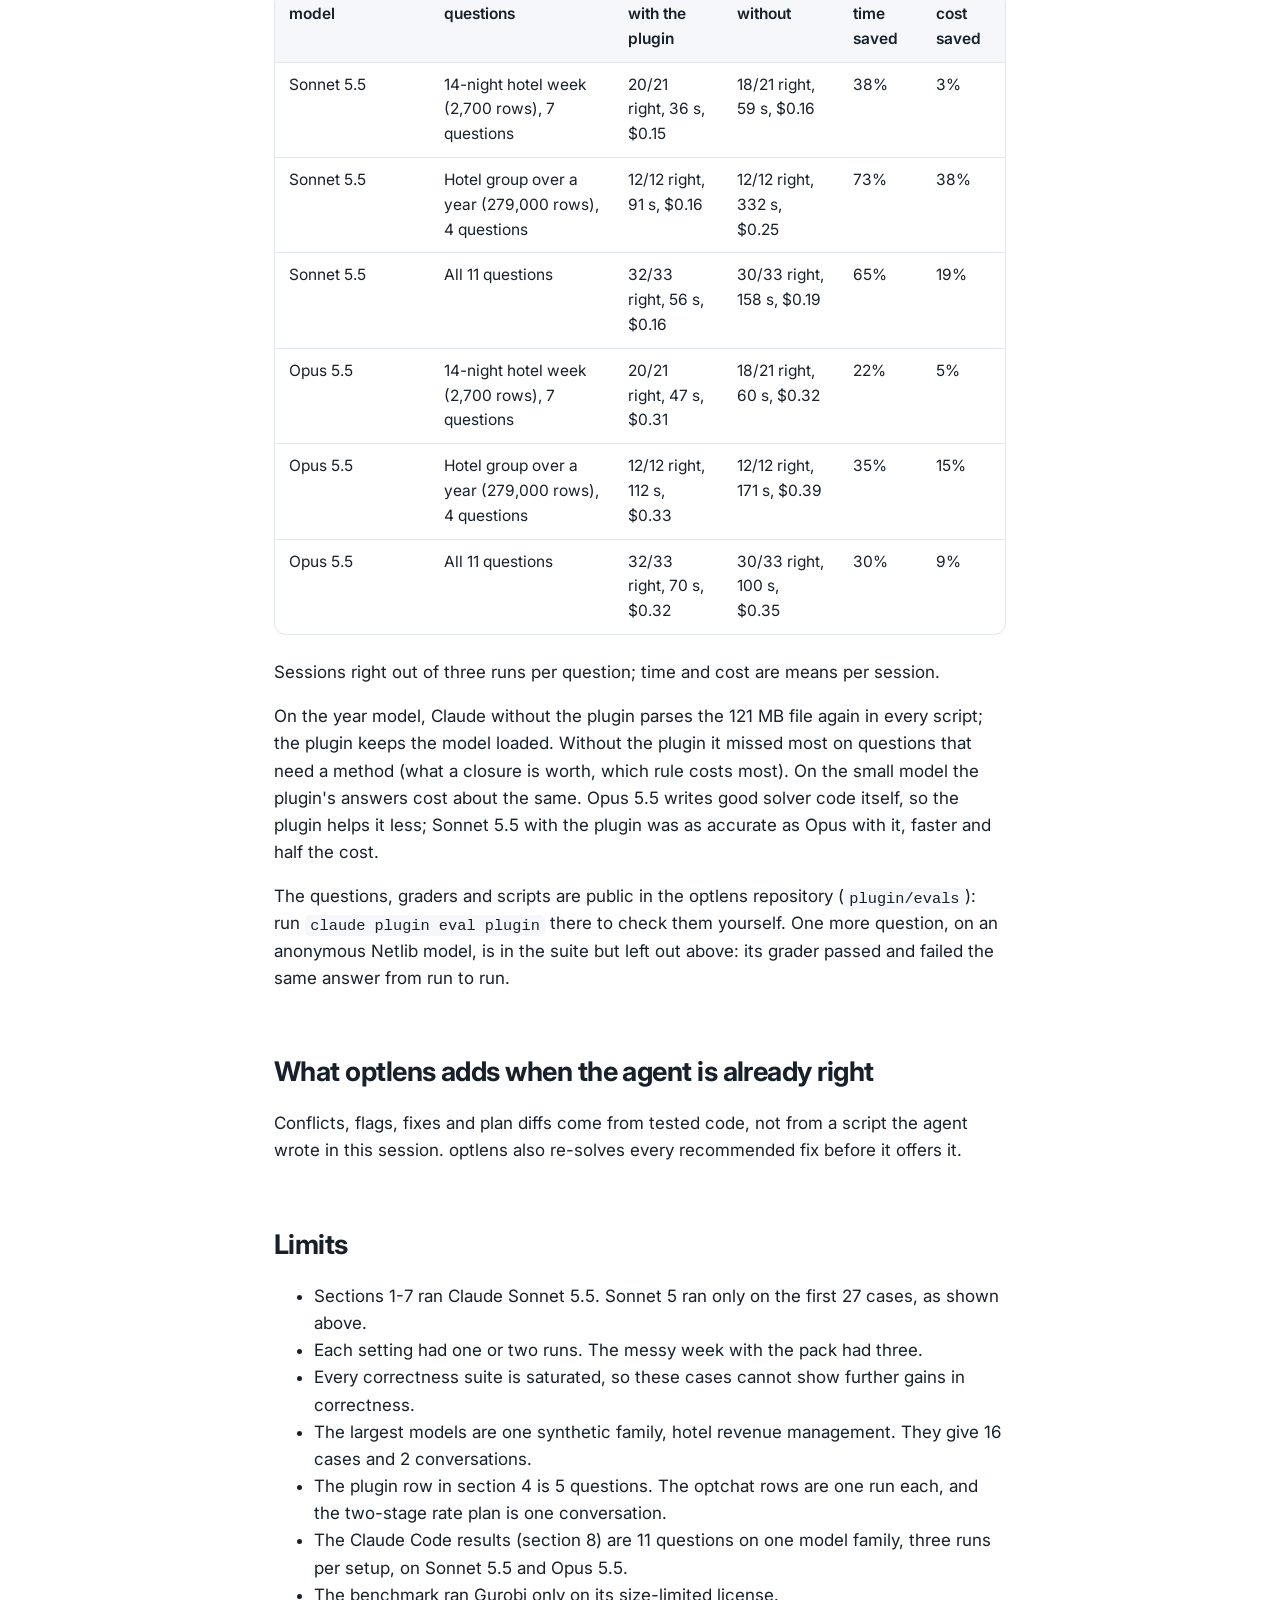
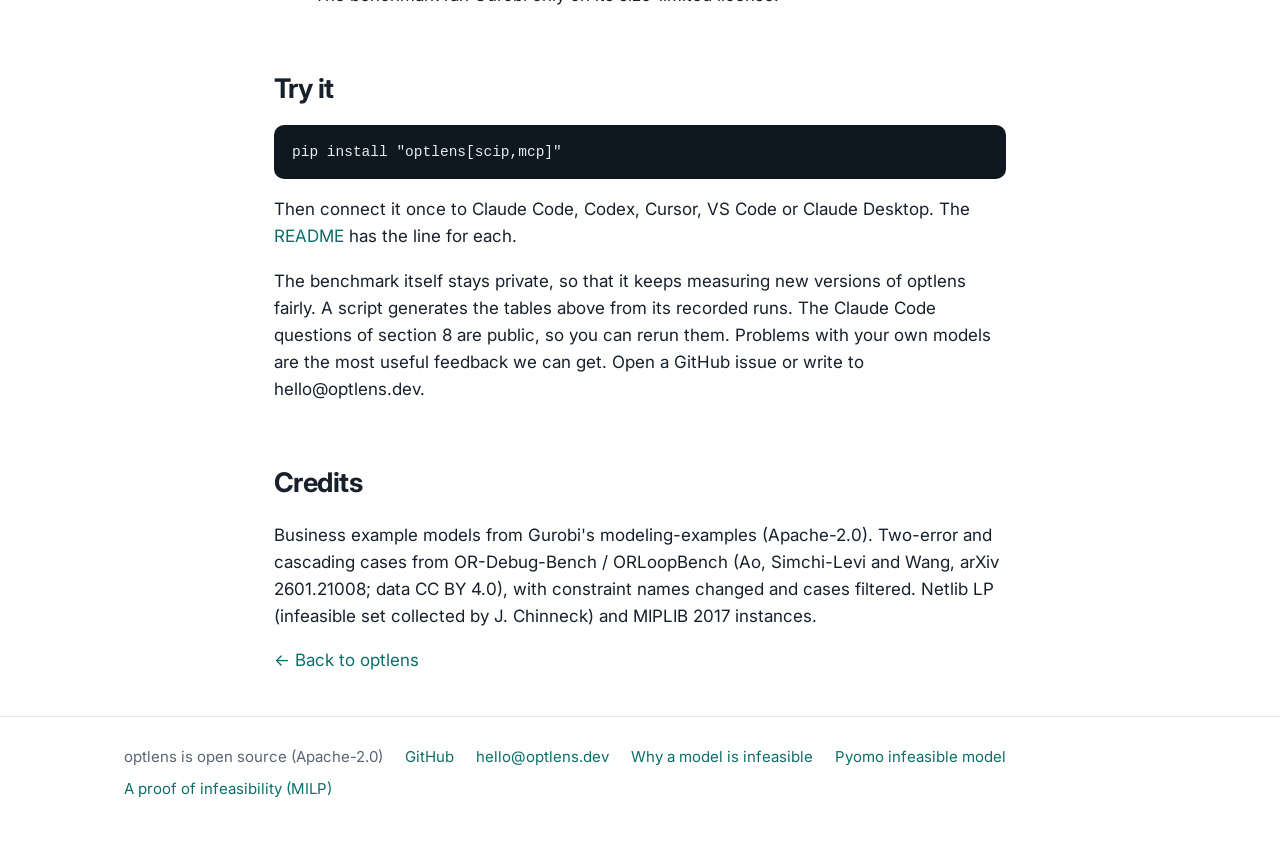
<file: docs/benchmark/index.html>
<!doctype html>
<html lang="en">
<head>
<meta charset="utf-8">
<meta name="viewport" content="width=device-width, initial-scale=1">
<title>Debugging LP and MILP models with a coding agent: a 400-case benchmark | optlens</title>
<meta name="description" content="A 400-case benchmark on infeasible, wrong and working LP/MILP models of up to 837,000 constraints: what a debugging engine adds to a coding agent.">
<link rel="canonical" href="https://optlens.dev/benchmark/">
<meta property="og:title" content="Debugging LP and MILP models with a coding agent: a 400-case benchmark | optlens">
<meta property="og:description" content="A 400-case benchmark on infeasible, wrong and working LP/MILP models of up to 837,000 constraints: what a debugging engine adds to a coding agent.">
<meta property="og:type" content="website">
<meta property="og:url" content="https://optlens.dev/benchmark/">
<link rel="preconnect" href="https://fonts.googleapis.com"><link rel="preconnect" href="https://fonts.gstatic.com" crossorigin>
<link href="https://fonts.googleapis.com/css2?family=Inter:wght@400;500;600;700;800&display=swap" rel="stylesheet">
<link rel="stylesheet" href="../style.css">
</head>
<body>
<header class="top"><div class="wrap">
  <a class="brand" href="../">opt<span>lens</span></a>
  <nav><a class="hide-sm" href="../">Home</a><a href="../ask/">What you can ask</a><a href="../examples/">Examples</a><a href="../benchmark/">Benchmark</a><a href="../guides/">Guides</a><a class="hide-sm" href="https://github.com/jjd-lab/optlens">GitHub</a></nav>
</div></header>
<article class="post"><h1 id="debugging-lp-and-milp-models-with-a-coding-agent-a-400-case-benchmark">Debugging LP and MILP models with a coding agent: a 400-case benchmark</h1>
<p><em>Infeasible, wrong and working models of up to 837,000 constraints. What a debugging engine adds to Claude, and how
six setups compare.</em></p>
<h2 id="tldr">TL;DR</h2>
<ul>
<li><strong>optlens</strong> is an open-source Python library that debugs LP and MILP models. It finds why a model is infeasible,
  the smallest fix, what a change costs and how two plans differ. An agent uses it through tools (MCP) or from its own
  Python code.</li>
<li><strong>A coding agent with a solver already gets the answers right.</strong> On Claude Sonnet 5.5 it scores 95-100 % in every
  suite, with or without optlens. The cases are not easy. On Sonnet 5 the bare agent
  <a href="#1-correctness-level">left 5 of the first 27 unanswered</a>.</li>
<li><strong>In our benchmark loop, optlens's edge is cost and speed.</strong> Called from the agent's own Python in a minimal agent
  loop, it gives the same correct answers at <strong>35-48 % less cost</strong>. On models too large to read, it takes <strong>43-71 %
  less time</strong>.</li>
<li><strong>In Claude Code, the plugin is right more often and faster.</strong> On 11 questions about a hotel model, three runs each,
  Sonnet 5.5 with the plugin answered <strong>32 of 33</strong> right against 30 without it, in <strong>65 % less time</strong> (73 % on a
  279,000-row model). Cost was about the same on the small model and 38 % lower on the large one. On Opus 5.5 the
  plugin saved 30 % of the time. <a href="#8-the-plugin-in-claude-code">Details</a>.</li>
<li><strong>On linked models, a domain pack also wins on correctness.</strong> In one case a rate-plan change must flow into the
  booking plan. optchat with the hotel pack answered <strong>4/4</strong> turns right. The same agent without the pack got 2/4, and
  the coding agent with optlens got 1/4.</li>
<li><strong>Plan comparisons show what an edit forces.</strong> After one edit to an ad-allocation MIP, a plain diff reports 755
  changed variables. Most of them are the solver switching between equally good plans. optlens reports the 9 that the
  edit forces.</li>
<li>optlens, its MCP server and the Claude Code plugin are open source: <a href="https://github.com/jjd-lab/optlens">github.com/jjd-lab/optlens</a>.
  optchat, the planner agent, is available on request: hello@optlens.dev.</li>
</ul>
<h2 id="the-six-setups">The six setups</h2>
<p>All six run Claude Sonnet 5.5. All but the plugin run through our own minimal agent loop (a short system prompt and
the tools), not Claude Code; <a href="#8-the-plugin-in-claude-code">section 8</a> measures the plugin in Claude Code itself.
Every setup starts from <strong>the same first message</strong>. It holds the model's context and
the question, and the agent can ask for the model's document. The setups differ only in what the agent can call.</p>
<p><strong>The model context</strong> lists each constraint and variable family with its business meaning (in the benchmark, also
the documented result). optlens generates it once from the model's document or code. An LLM writes the meanings, and optlens checks
them against the model's actual families. optlens keeps the context as JSON you can review and commit. It shows the
context the same way in every session, so every agent and every person describes the model in the same words. In
Claude Code, the plugin creates the context the first time you open a model.</p>
<div class="table"><table>
<thead>
<tr>
<th>setup</th>
<th>what the agent can call</th>
<th>what it is</th>
</tr>
</thead>
<tbody>
<tr>
<td><strong>Bare</strong></td>
<td>Python with HiGHS, SCIP and gurobipy</td>
<td>a coding agent on its own: the baseline</td>
</tr>
<tr>
<td><strong>Tools</strong></td>
<td>the optlens tools, one call per action</td>
<td>the MCP server, in any MCP client</td>
</tr>
<tr>
<td><strong>Code</strong> (<em>"optlens"</em> in the tables)</td>
<td>optlens preloaded in its Python, called from its own code</td>
<td>what the plugin's <code>run_python</code> offers</td>
</tr>
<tr>
<td><strong>Claude Code + plugin</strong></td>
<td>tools and <code>run_python</code> with the optlens skill (it also offered an analyst subagent, since removed: 2.5x the cost, no gain)</td>
<td>what an OR user installs</td>
</tr>
<tr>
<td><strong>optchat</strong></td>
<td>the code setup, plus a planner prompt, an approval step and a decision log</td>
<td>the agent for business planners</td>
</tr>
<tr>
<td><strong>optchat + pack</strong></td>
<td>optchat plus a domain pack: a skill (Markdown) and helpers (Python)</td>
<td>one pack per business domain</td>
</tr>
</tbody>
</table></div>
<p><strong>What the context is worth.</strong> We gave the bare agent the context in every comparison, so the tables measure
optlens alone. Without the context, the bare agent lost one case on small models and one on the largest. It also cost
6-8 % more:</p>
<div class="table"><table>
<thead>
<tr>
<th>bare agent</th>
<th>with the model context</th>
<th>without it</th>
</tr>
</thead>
<tbody>
<tr>
<td>27 small infeasible models: first fix right</td>
<td>26/27</td>
<td>25/27</td>
</tr>
<tr>
<td>cost per case</td>
<td>$0.119</td>
<td>$0.129</td>
</tr>
<tr>
<td>8 hotel models of 279,000-837,000 constraints: first fix right</td>
<td>8/8</td>
<td>7/8</td>
</tr>
<tr>
<td>cost per case</td>
<td>$0.174</td>
<td>$0.185</td>
</tr>
</tbody>
</table></div>
<p>Both misses happened where meanings matter. One small anonymous model has no meanings for its constraints, and the
agent proposed deleting a block of them. One 279,000-constraint hotel model has a demand forecast typed ten times too
high. Without the context, the agent did not know which constraints are demand. It searched for the wrong value and
ran out of turns. With the context, it found the value.</p>
<h2 id="what-we-measured">What we measured</h2>
<p><strong>400 cases</strong>, each with a solver-verified answer key:</p>
<div class="table"><table>
<thead>
<tr>
<th>case type</th>
<th>cases</th>
<th>the question</th>
</tr>
</thead>
<tbody>
<tr>
<td>Infeasible, one injected error (a tightened limit, an added target, a flipped sense, a tightened bound)</td>
<td>97</td>
<td>"Why is it infeasible, and how do I fix it?"</td>
</tr>
<tr>
<td>Infeasible, two independent errors or a cascading conflict (from OR-Debug-Bench)</td>
<td>124</td>
<td>the same, when one fix is not enough</td>
</tr>
<tr>
<td>Infeasible as published (Netlib, MIPLIB)</td>
<td>45</td>
<td>diagnosis only</td>
</tr>
<tr>
<td>Solves to a wrong optimum (sign, coefficient, dropped constraint, big-M; documented values off by 20-25 %)</td>
<td>70</td>
<td>"This plan looks wrong. Why?"</td>
</tr>
<tr>
<td>What-if, sensitivity, goal and why-not questions on working models</td>
<td>32</td>
<td>"What if...?"</td>
</tr>
<tr>
<td>Planner conversations (5-6 turns, edits kept between turns, a three-scenario comparison)</td>
<td>7</td>
<td>a planner's working session</td>
</tr>
<tr>
<td>Scenario comparisons</td>
<td>5</td>
<td>"How do these plans differ?"</td>
</tr>
<tr>
<td>Hotel revenue-management models of 279,000 and 837,000 constraints, infeasible or wrong</td>
<td>16</td>
<td>the same questions, on models too large to read</td>
</tr>
<tr>
<td>Planner conversations on those hotel models</td>
<td>2</td>
<td>a working session on a model too large to read</td>
</tr>
<tr>
<td>Planner conversations on a 14-night hotel model: a messy week, and a rate plan that feeds the booking plan</td>
<td>2</td>
<td>a session across two linked models</td>
</tr>
</tbody>
</table></div>
<p>285 cases use business models with a model document. These are Gurobi's modeling examples, synthetic ad-allocation
and hotel revenue-management models, and OR-Debug-Bench's models. The other 115 use anonymous Netlib and MIPLIB models.</p>
<p><strong>Scoring.</strong> The scorer applies every recommended fix to the model and re-solves it. It checks four things. Does the
model solve? Is the change small and within policy, with no business rule deleted? Does it restore the correct
optimum? Does it touch the actual error? What-if and conversation answers end in a JSON block, which the scorer checks
against solver-computed keys.</p>
<p>The tools behind each kind of question, with examples, are on <a href="../ask/">What you can ask</a>.</p>
<h2 id="results">Results</h2>
<h3 id="1-correctness-level">1. Correctness: level</h3>
<p>First fix right, code against bare, on the same cases:</p>
<div class="table"><table>
<thead>
<tr>
<th>suite</th>
<th>optlens</th>
<th>bare</th>
</tr>
</thead>
<tbody>
<tr>
<td>Infeasible, 27 mixed models (business and anonymous)</td>
<td>26/27</td>
<td>26/27</td>
</tr>
<tr>
<td>Infeasible, 14 business models, 2 runs</td>
<td>28/28</td>
<td>28/28</td>
</tr>
<tr>
<td>What-if, sensitivity and goal questions, 2 runs</td>
<td>64/64</td>
<td>64/64</td>
</tr>
<tr>
<td>Wrong optimum, reference objective given</td>
<td>19/19</td>
<td>19/19</td>
</tr>
<tr>
<td>Wrong optimum, no reference objective</td>
<td>19/19</td>
<td>18/19</td>
</tr>
<tr>
<td>Plausible wrong values (documented value at 80 % or 125 %)</td>
<td>12/12</td>
<td>12/12</td>
</tr>
<tr>
<td>Largest ad and yield models, wrong optimum, no reference</td>
<td>5/5</td>
<td>5/5</td>
</tr>
<tr>
<td>Two errors and cascading conflicts</td>
<td>40/40</td>
<td>40/40</td>
</tr>
<tr>
<td>Planner conversations, every turn right</td>
<td>7/7</td>
<td>7/7</td>
</tr>
<tr>
<td>Hotel models of 279,000 and 837,000 constraints</td>
<td>10/10</td>
<td>10/10</td>
</tr>
<tr>
<td>Hotel group linked by group-wide constraints, 279,000 and 837,000 constraints</td>
<td>6/6</td>
<td>6/6</td>
</tr>
<tr>
<td>Planner conversations on the linked hotel group, every turn right (9 turns)</td>
<td>2/2</td>
<td>2/2</td>
</tr>
</tbody>
</table></div>
<p>The two are never more than one case apart. A frontier coding agent computes its own IIS, relaxes constraints and
re-solves. On a model too large to read, it reads the file as text and solves a piece of it. If you evaluate LLM tools
for optimization, compare them with a bare agent and a solver, not with a chat model.</p>
<p><strong>These cases are not easy for a weaker model.</strong> The 27 mixed infeasible models in the first row above ran first on
Claude Sonnet 5, then on Sonnet 5.5, with the same questions and scoring:</p>
<div class="table"><table>
<thead>
<tr>
<th>27 infeasible models, first fix right</th>
<th>Sonnet 5: optlens (tools)</th>
<th>Sonnet 5: bare</th>
<th>Sonnet 5.5: optlens (tools)</th>
<th>Sonnet 5.5: bare</th>
</tr>
</thead>
<tbody>
<tr>
<td>right</td>
<td>24/27</td>
<td>21/27</td>
<td>25/27</td>
<td>26/27</td>
</tr>
<tr>
<td>left unanswered (30-turn limit or crash)</td>
<td>1</td>
<td>5</td>
<td>0</td>
<td>0</td>
</tr>
<tr>
<td>median turns</td>
<td>7</td>
<td>21</td>
<td>4</td>
<td>9</td>
</tr>
<tr>
<td>cost per case</td>
<td>$0.100</td>
<td>$0.245</td>
<td>$0.064</td>
<td>$0.119</td>
</tr>
</tbody>
</table></div>
<p>Sonnet 5 needed the tools. The bare agent ran out of turns on 5 cases and fixed 21. optlens answered 26 and fixed 24.
On Sonnet 5.5 the agents answer every case. The bare agent's median turns fall from 21 to 9, its cost per case falls by
half, and its correctness catches up. The Sonnet 5 runs also predate the model context, which is worth about one case
(see above). So the newer model explains most of the jump, but not all of it.</p>
<h3 id="2-cost-is-a-third-to-a-half-less-and-the-saving-grows-with-model-size">2. Cost is a third to a half less, and the saving grows with model size</h3>
<figure class="chart"><div class="legend"><span><i style="background:var(--series-1)"></i>optlens</span><span><i style="background:var(--series-2)"></i>bare (solver only)</span></div><svg viewBox="0 0 720 290" role="img" aria-label="Mean cost per case by model size"><line class="grid" x1="16" x2="704" y1="244" y2="244"/><rect class="bar" x="45.2" y="167.1" width="53.8" height="76.9" rx="4" fill="var(--series-1)"><title>optlens, small: $0.056 per case, 5.1 turns, 80/81 right</title></rect><text class="val" x="72.1" y="161.1" text-anchor="middle">$0.056</text><rect class="bar" x="103.0" y="126.5" width="53.8" height="117.5" rx="4" fill="var(--series-2)"><title>bare (solver only), small: $0.085 per case, 6.2 turns, 79/81 right</title></rect><text class="val" x="129.9" y="120.5" text-anchor="middle">$0.085</text><text class="note" x="102.0" y="20.0" text-anchor="middle">&#8722;35%</text><text class="cat" x="102.0" y="266.0" text-anchor="middle">small</text><rect class="bar" x="217.2" y="152.9" width="53.8" height="91.1" rx="4" fill="var(--series-1)"><title>optlens, mid: $0.066 per case, 5.7 turns, 56/56 right</title></rect><text class="val" x="244.1" y="146.9" text-anchor="middle">$0.066</text><rect class="bar" x="275.0" y="91.2" width="53.8" height="152.8" rx="4" fill="var(--series-2)"><title>bare (solver only), mid: $0.111 per case, 8.3 turns, 56/56 right</title></rect><text class="val" x="301.9" y="85.2" text-anchor="middle">$0.111</text><text class="note" x="274.0" y="20.0" text-anchor="middle">&#8722;40%</text><text class="cat" x="274.0" y="266.0" text-anchor="middle">mid</text><rect class="bar" x="389.2" y="175.0" width="53.8" height="69.0" rx="4" fill="var(--series-1)"><title>optlens, large: $0.050 per case, 3.7 turns, 13/13 right</title></rect><text class="val" x="416.1" y="169.0" text-anchor="middle">$0.050</text><rect class="bar" x="447.0" y="124.1" width="53.8" height="119.9" rx="4" fill="var(--series-2)"><title>bare (solver only), large: $0.087 per case, 6.7 turns, 13/13 right</title></rect><text class="val" x="473.9" y="118.1" text-anchor="middle">$0.087</text><text class="note" x="446.0" y="20.0" text-anchor="middle">&#8722;42%</text><text class="cat" x="446.0" y="266.0" text-anchor="middle">large</text><rect class="bar" x="561.2" y="149.5" width="53.8" height="94.5" rx="4" fill="var(--series-1)"><title>optlens, too large to read: $0.069 per case, 6.1 turns, 16/16 right</title></rect><text class="val" x="588.1" y="143.5" text-anchor="middle">$0.069</text><rect class="bar" x="619.0" y="61.4" width="53.8" height="182.6" rx="4" fill="var(--series-2)"><title>bare (solver only), too large to read: $0.133 per case, 10.0 turns, 16/16 right</title></rect><text class="val" x="645.9" y="55.4" text-anchor="middle">$0.133</text><text class="note" x="618.0" y="20.0" text-anchor="middle">&#8722;48%</text><text class="cat" x="618.0" y="266.0" text-anchor="middle">too large to read</text></svg><figcaption>Mean cost per case and run, same cases; the percentage is optlens's saving. Hover a bar for turns and correctness.</figcaption></figure>

<div class="table"><table>
<thead>
<tr>
<th>model size</th>
<th>right (optlens / bare)</th>
<th>optlens: cost, turns</th>
<th>bare: cost, turns</th>
<th>optlens saves</th>
</tr>
</thead>
<tbody>
<tr>
<td>small (constraints × variables &lt; 10⁴)</td>
<td>80/81 / 79/81</td>
<td>$0.056, 5.1</td>
<td>$0.085, 6.2</td>
<td>35 %</td>
</tr>
<tr>
<td>mid (&lt; 10⁶)</td>
<td>56/56 / 56/56</td>
<td>$0.066, 5.7</td>
<td>$0.111, 8.3</td>
<td>40 %</td>
</tr>
<tr>
<td>large (≥ 10⁶)</td>
<td>13/13 / 13/13</td>
<td>$0.050, 3.7</td>
<td>$0.087, 6.7</td>
<td>42 %</td>
</tr>
<tr>
<td>too large to read (50,000+ constraints)</td>
<td>16/16 / 16/16</td>
<td>$0.069, 6.1</td>
<td>$0.133, 10.0</td>
<td>48 %</td>
</tr>
</tbody>
</table></div>
<p>The figures are means per case and run, on the same cases. The bare agent gets the answers, but it writes the
diagnostic code again in a scratch script every session.</p>
<h3 id="3-time-on-models-too-large-to-read">3. Time on models too large to read</h3>
<p>These are hotel revenue-management models with injected errors. One size has 4 hotels × 365 nights (279,000
constraints, a 176 MB file). The other has 12 hotels × 365 nights (837,000 constraints, 530 MB). A second set links the
hotels with group-wide constraints, so the model no longer splits into one hotel at a time.</p>
<figure class="chart"><div class="legend"><span><i style="background:var(--series-1)"></i>optlens</span><span><i style="background:var(--series-2)"></i>bare (solver only)</span></div><svg viewBox="0 0 720 232" role="img" aria-label="Tool time on models too large to read"><text class="cat" x="0" y="38">hotel models (10)</text><rect class="bar" x="250" y="16" width="142.1" height="24" rx="4" fill="var(--series-1)"><title>optlens, hotel models (10): 23 min of tool time</title></rect><text class="val" x="400.1" y="33">23 min</text><rect class="bar" x="250" y="44" width="250.2" height="24" rx="4" fill="var(--series-2)"><title>bare (solver only), hotel models (10): 40 min of tool time</title></rect><text class="val" x="508.2" y="61">40 min</text><text class="note" x="716" y="38" text-anchor="end">&#8722;43%</text><text class="cat" x="0" y="112">linked hotel group (6)</text><rect class="bar" x="250" y="90" width="117.6" height="24" rx="4" fill="var(--series-1)"><title>optlens, linked hotel group (6): 19 min of tool time</title></rect><text class="val" x="375.6" y="107">19 min</text><rect class="bar" x="250" y="118" width="400.0" height="24" rx="4" fill="var(--series-2)"><title>bare (solver only), linked hotel group (6): 64 min of tool time</title></rect><text class="val" x="658.0" y="135">64 min</text><text class="note" x="716" y="112" text-anchor="end">&#8722;71%</text><text class="cat" x="0" y="186">conversations, linked group (2)</text><rect class="bar" x="250" y="164" width="136.9" height="24" rx="4" fill="var(--series-1)"><title>optlens, conversations, linked group (2): 22 min of tool time</title></rect><text class="val" x="394.9" y="181">22 min</text><rect class="bar" x="250" y="192" width="285.9" height="24" rx="4" fill="var(--series-2)"><title>bare (solver only), conversations, linked group (2): 46 min of tool time</title></rect><text class="val" x="543.9" y="209">46 min</text><text class="note" x="716" y="186" text-anchor="end">&#8722;52%</text></svg><figcaption>Total tool time per suite (models of 279,000 and 837,000 constraints); the percentage is optlens's saving.</figcaption></figure>

<div class="table"><table>
<thead>
<tr>
<th></th>
<th>optlens: tool time, cost</th>
<th>bare: tool time, cost</th>
<th>right (optlens / bare)</th>
</tr>
</thead>
<tbody>
<tr>
<td>hotel models (10 cases)</td>
<td>23 min, $0.62</td>
<td>40 min, $1.40</td>
<td>10/10 / 10/10</td>
</tr>
<tr>
<td>linked hotel group (6 cases)</td>
<td>19 min, $0.36</td>
<td>64 min, $0.86</td>
<td>6/6 / 6/6</td>
</tr>
<tr>
<td>planner conversations on the linked group (2, 9 turns)</td>
<td>22 min, $0.41</td>
<td>46 min, $0.60</td>
<td>9/9 / 9/9</td>
</tr>
</tbody>
</table></div>
<p>optlens's time and cost come from a rerun on the release engine, one pass each. Every case and turn was right again.</p>
<p>optlens finds the conflict from the solver's own proof of infeasibility, so it never needs the whole model. It found
13 to 37 conflicting constraints out of 279,000-837,000, in 4 to 58 seconds.</p>
<h3 id="4-tools-code-or-plugin">4. Tools, code or plugin</h3>
<div class="table"><table>
<thead>
<tr>
<th>14 business infeasible models and 32 what-if questions</th>
<th>right</th>
<th>cost per case</th>
</tr>
</thead>
<tbody>
<tr>
<td>bare</td>
<td>46/46</td>
<td>$0.061</td>
</tr>
<tr>
<td>tools (one call per action)</td>
<td>45/46</td>
<td>$0.052</td>
</tr>
<tr>
<td>code (optlens in the agent's Python)</td>
<td>46/46</td>
<td>$0.043</td>
</tr>
</tbody>
</table></div>
<p>Calling optlens from code is the cheapest setup, because one call runs several steps on one model load. <strong>Claude
Code with the plugin</strong> answered 5/5 questions that compare three ad-allocation scenarios. The scenarios are three
9,680-variable MIPs opened side by side. The questions asked for status and objectives, a what-if on one scenario, and
the smallest feasible budget of another. Each question cost $0.14. This was a small test; section 8 measures the
plugin properly.</p>
<h3 id="5-optchat-and-domain-packs">5. optchat and domain packs</h3>
<p>Each cell shows the turns answered right and the mean cost per conversation:</p>
<div class="table"><table>
<thead>
<tr>
<th>conversation</th>
<th>code</th>
<th>optchat</th>
<th>optchat + hotel pack</th>
</tr>
</thead>
<tbody>
<tr>
<td>Everyday planner conversations (7)</td>
<td>40/40, $0.22</td>
<td>40/40, $0.28</td>
<td>no pack for these models</td>
</tr>
<tr>
<td>Linked hotel group, 279,000-837,000 constraints (2)</td>
<td>9/9, $0.20</td>
<td>9/9, $0.38</td>
<td>9/9, $0.41</td>
</tr>
<tr>
<td>Messy week on the hotel model (1)</td>
<td>5/5, $0.23</td>
<td>5/5, $0.41</td>
<td>15/15 over 3 runs, $0.36</td>
</tr>
<tr>
<td><strong>Two-stage rate plan feeding the booking plan (1)</strong></td>
<td><strong>1/4, $0.39</strong></td>
<td><strong>2/4, $0.68</strong></td>
<td><strong>4/4, $0.19</strong></td>
</tr>
</tbody>
</table></div>
<p>On a single model, optchat answers as correctly as the code setup and costs a little more. Its planner prompt asks
for checks, plain language and the planner's approval before a change becomes the plan. Where models are linked, the
pack makes the difference. When the planner changes the rate plan, the pack's helper carries the new prices and demand
into the booking plan exactly. It takes 1.5 seconds of tool time. Without the pack, both agents rebuilt or estimated
the link, in 110 and 277 seconds, and got turns wrong.</p>
<p><strong>A new business domain needs no code change</strong> to optlens or the agents. You add these:</p>
<div class="table"><table>
<thead>
<tr>
<th>you add</th>
<th>format</th>
<th>what it gives</th>
</tr>
</thead>
<tbody>
<tr>
<td>the model and its document</td>
<td>LP, MPS or Python; Markdown</td>
<td>every question above (all the Gurobi example models ran this way)</td>
</tr>
<tr>
<td>a pack's skill</td>
<td>Markdown</td>
<td>the domain's levers and words in every answer</td>
</tr>
<tr>
<td>a pack's helpers (optional)</td>
<td>Python</td>
<td>exact steps across linked models, data checks against the document</td>
</tr>
</tbody>
</table></div>
<h3 id="6-plan-comparison-on-large-mips">6. Plan comparison on large MIPs</h3>
<p>A MIP with many equally good plans can re-solve to any of them. So a plain diff mostly shows the solver's choice
among ties. On the ad min-cost what-ifs, ties made up over 99 % of the reported changes. optlens compares against the
optimal plan <strong>closest</strong> to the old one. That takes one extra solve, at most 1.5 s here:</p>
<div class="table"><table>
<thead>
<tr>
<th>ad min-cost what-if</th>
<th>variables reported as changed</th>
</tr>
</thead>
<tbody>
<tr>
<td>plain diff</td>
<td>755</td>
</tr>
<tr>
<td>optlens (closest optimal plan)</td>
<td>9</td>
</tr>
</tbody>
</table></div>
<p>In a planner conversation, a planner said "campaign 3 now needs 48 impressions". optlens answered with the four slot
changes the edit forces, which add up to the +32.4 cost. A plain diff would have shown a 779-variable reshuffle.</p>
<h3 id="7-checked-fixes-for-suspicious-values">7. Checked fixes for suspicious values</h3>
<p>optlens flags inputs that break their own pattern. Examples are a limit unlike its siblings', a flipped sense, an
out-of-scale coefficient and a missing constraint. It solves each flag's undo, alone and together. On 221 cases with a
known error, it gave a verified correct fix for 47 and a wrong one for 2.</p>
<h3 id="8-the-plugin-in-claude-code">8. The plugin in Claude Code</h3>
<p>The numbers above come from our own minimal agent loop. A user who installs the plugin gets Claude Code instead, which
brings its own context to every step. So we measured the plugin there too, with Claude Code's <code>claude plugin eval</code>:
the same question asked in a fresh Claude Code session with the plugin and without it (Claude Code with Bash and
Python, so it can write its own solver code). Three runs each. The questions are about the hotel pack's model: seven
on a 14-night week (2,700 rows) and four on a hotel group over a year (279,000 rows), covering a mistyped input, a plan
that solves but earns too much, a linking-row typo, rule costs, what-ifs and three scenarios side by side.</p>
<div class="table"><table>
<thead>
<tr>
<th>model</th>
<th>questions</th>
<th>with the plugin</th>
<th>without</th>
<th>time saved</th>
<th>cost saved</th>
</tr>
</thead>
<tbody>
<tr>
<td>Sonnet 5.5</td>
<td>14-night hotel week (2,700 rows), 7 questions</td>
<td>20/21 right, 36 s, $0.15</td>
<td>18/21 right, 59 s, $0.16</td>
<td>38%</td>
<td>3%</td>
</tr>
<tr>
<td>Sonnet 5.5</td>
<td>Hotel group over a year (279,000 rows), 4 questions</td>
<td>12/12 right, 91 s, $0.16</td>
<td>12/12 right, 332 s, $0.25</td>
<td>73%</td>
<td>38%</td>
</tr>
<tr>
<td>Sonnet 5.5</td>
<td>All 11 questions</td>
<td>32/33 right, 56 s, $0.16</td>
<td>30/33 right, 158 s, $0.19</td>
<td>65%</td>
<td>19%</td>
</tr>
<tr>
<td>Opus 5.5</td>
<td>14-night hotel week (2,700 rows), 7 questions</td>
<td>20/21 right, 47 s, $0.31</td>
<td>18/21 right, 60 s, $0.32</td>
<td>22%</td>
<td>5%</td>
</tr>
<tr>
<td>Opus 5.5</td>
<td>Hotel group over a year (279,000 rows), 4 questions</td>
<td>12/12 right, 112 s, $0.33</td>
<td>12/12 right, 171 s, $0.39</td>
<td>35%</td>
<td>15%</td>
</tr>
<tr>
<td>Opus 5.5</td>
<td>All 11 questions</td>
<td>32/33 right, 70 s, $0.32</td>
<td>30/33 right, 100 s, $0.35</td>
<td>30%</td>
<td>9%</td>
</tr>
</tbody>
</table></div>
<p>Sessions right out of three runs per question; time and cost are means per session.</p>
<p>On the year model, Claude without the plugin parses the 121 MB file again in every script; the plugin keeps the
model loaded. Without the plugin it missed most on questions that need a method (what a closure is worth, which rule
costs most). On the small model the plugin's answers cost about the same. Opus 5.5 writes good solver code itself, so
the plugin helps it less; Sonnet 5.5 with the plugin was as accurate as Opus with it, faster and half the cost.</p>
<p>The questions, graders and scripts are public in the optlens repository (<code>plugin/evals</code>): run
<code>claude plugin eval plugin</code> there to check them yourself. One more question, on an anonymous Netlib model, is in the
suite but left out above: its grader passed and failed the same answer from run to run.</p>
<h2 id="what-optlens-adds-when-the-agent-is-already-right">What optlens adds when the agent is already right</h2>
<p>Conflicts, flags, fixes and plan diffs come from tested code,
not from a script the agent wrote in this session. optlens also re-solves every recommended fix before it offers it.</p>
<h2 id="limits">Limits</h2>
<ul>
<li>Sections 1-7 ran Claude Sonnet 5.5. Sonnet 5 ran only on the first 27 cases, as shown above.</li>
<li>Each setting had one or two runs. The messy week with the pack had three.</li>
<li>Every correctness suite is saturated, so these cases cannot show further gains in correctness.</li>
<li>The largest models are one synthetic family, hotel revenue management. They give 16 cases and 2 conversations.</li>
<li>The plugin row in section 4 is 5 questions. The optchat rows are one run each, and the two-stage rate plan is one
  conversation.</li>
<li>The Claude Code results (section 8) are 11 questions on one model family, three runs per setup, on Sonnet 5.5 and
  Opus 5.5.</li>
<li>The benchmark ran Gurobi only on its size-limited license.</li>
</ul>
<h2 id="try-it">Try it</h2>
<pre><code>pip install &quot;optlens[scip,mcp]&quot;
</code></pre>
<p>Then connect it once to Claude Code, Codex, Cursor, VS Code or Claude Desktop. The
<a href="https://github.com/jjd-lab/optlens#use-it-with-your-agent">README</a> has the line for each.</p>
<p>The benchmark itself stays private, so that it keeps measuring new versions of optlens fairly. A script generates
the tables above from its recorded runs. The Claude Code questions of section 8 are public, so you can rerun them. Problems with your own models are the most useful feedback we can get. Open
a GitHub issue or write to hello@optlens.dev.</p>
<h2 id="credits">Credits</h2>
<p>Business example models from Gurobi's modeling-examples (Apache-2.0). Two-error and cascading cases from
OR-Debug-Bench / ORLoopBench (Ao, Simchi-Levi and Wang, arXiv 2601.21008; data CC BY 4.0), with constraint names changed
and cases filtered. Netlib LP (infeasible set collected by J. Chinneck) and MIPLIB 2017 instances.</p><p><a href="../">&larr; Back to optlens</a></p></article>
<footer class="bottom"><div class="wrap">
  <span>optlens is open source (Apache-2.0)</span><a href="https://github.com/jjd-lab/optlens">GitHub</a><a href="mailto:hello@optlens.dev">hello@optlens.dev</a>
  <a href="../guides/infeasible-model/">Why a model is infeasible</a><a href="../guides/pyomo-infeasible/">Pyomo infeasible model</a><a href="../guides/milp-proof/">A proof of infeasibility (MILP)</a>
</div></footer>
</body>
</html>
</file>
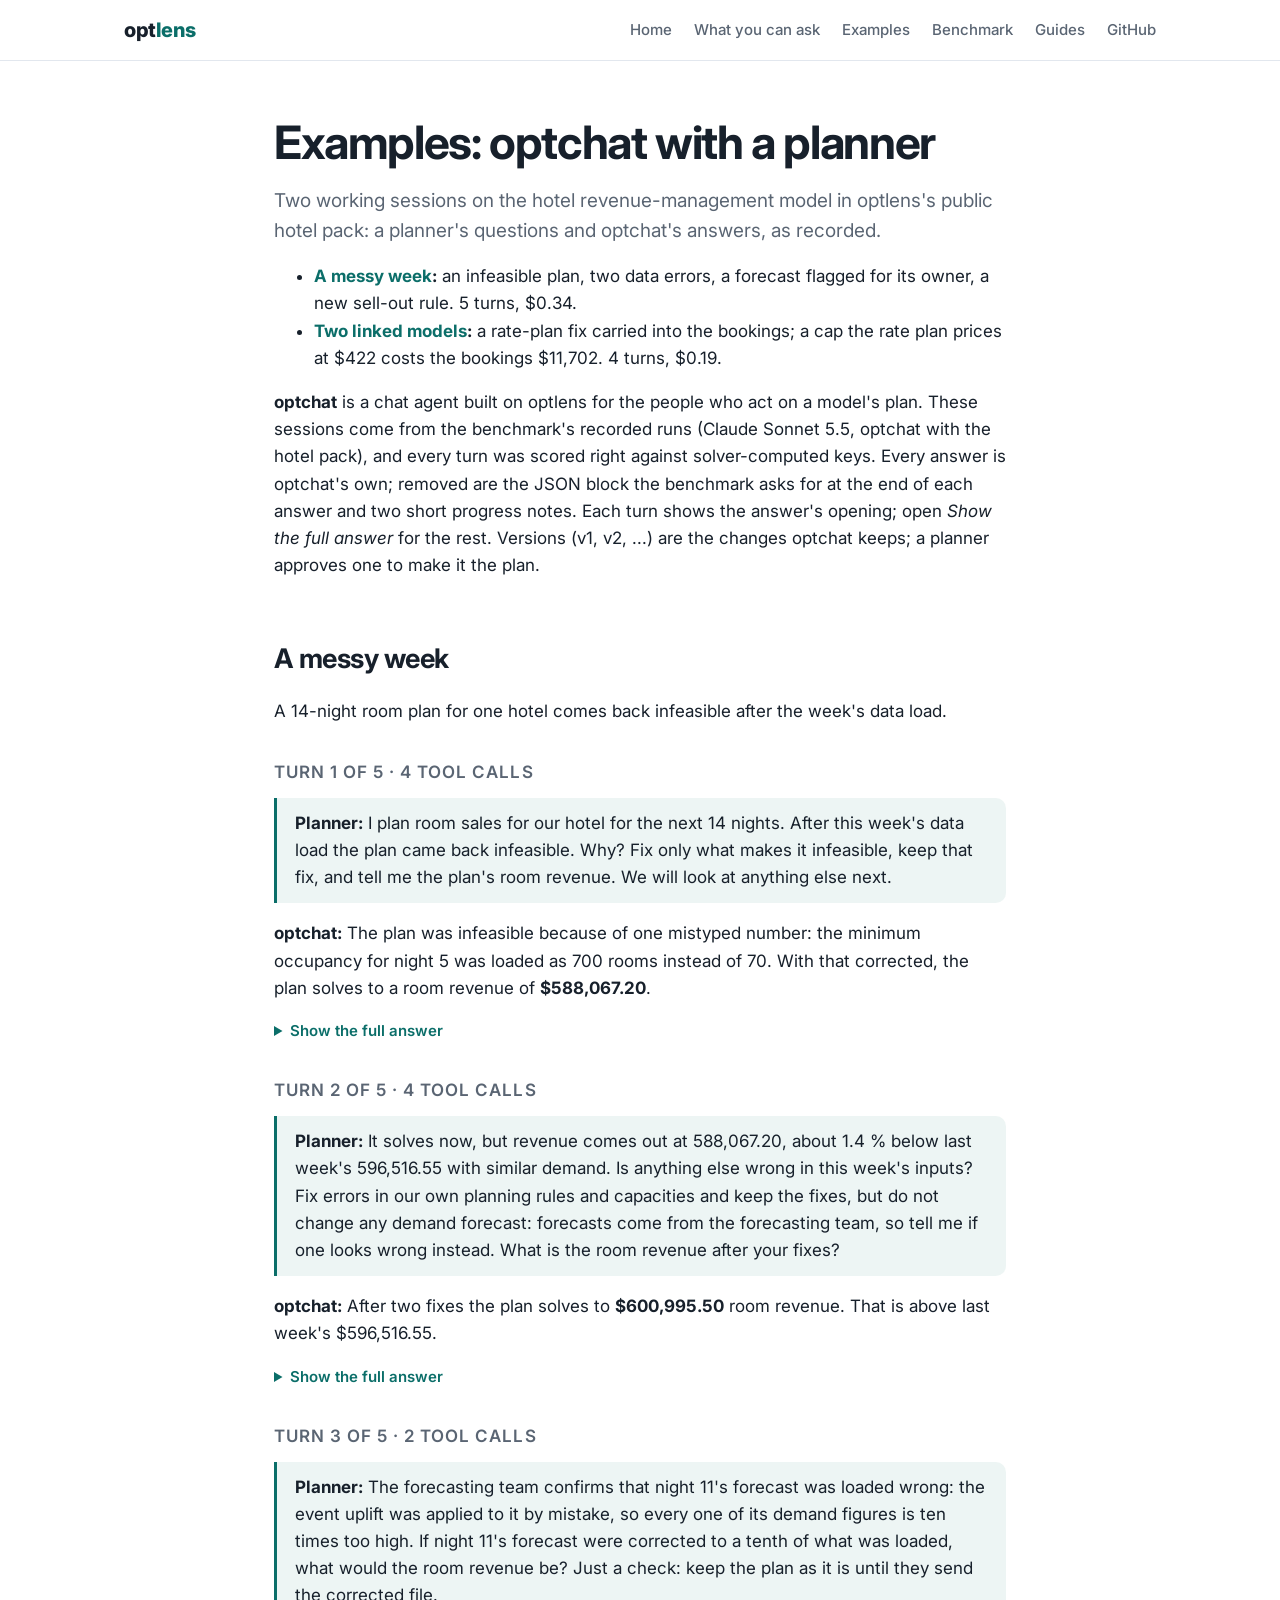
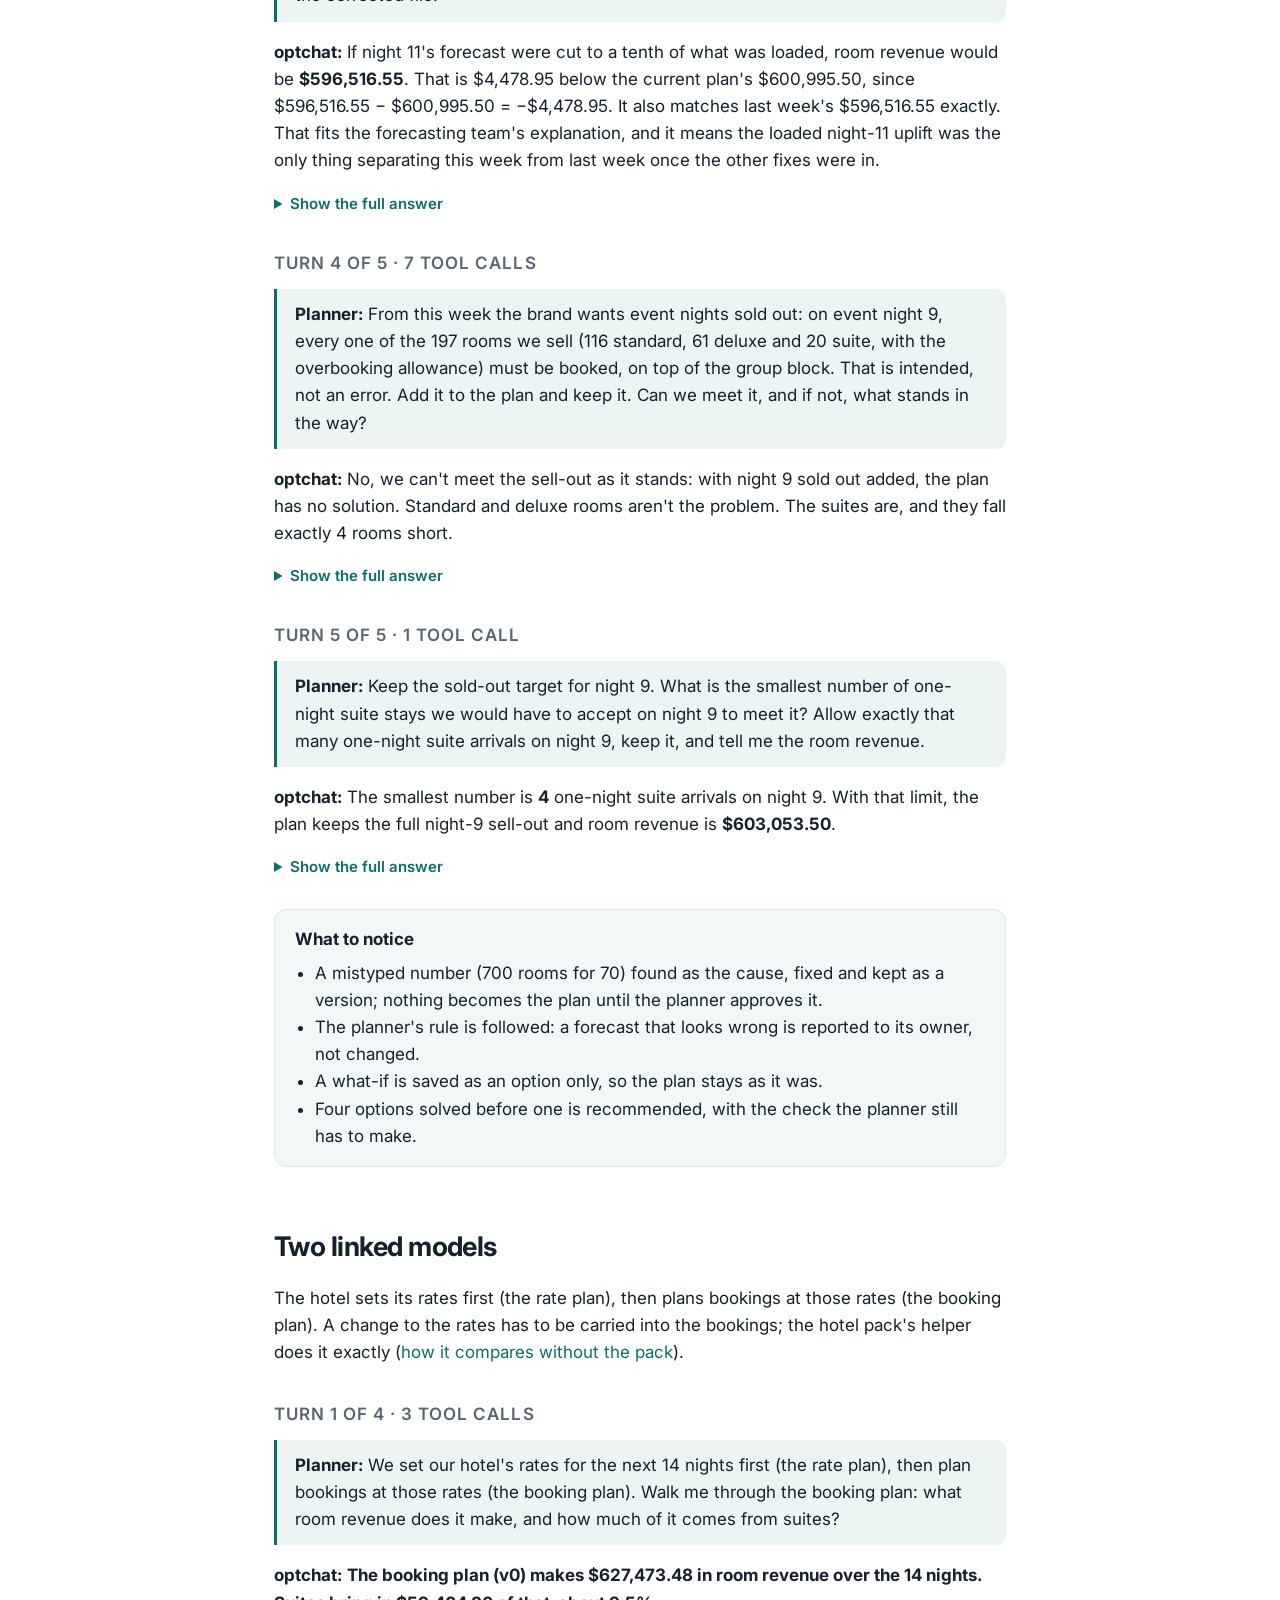
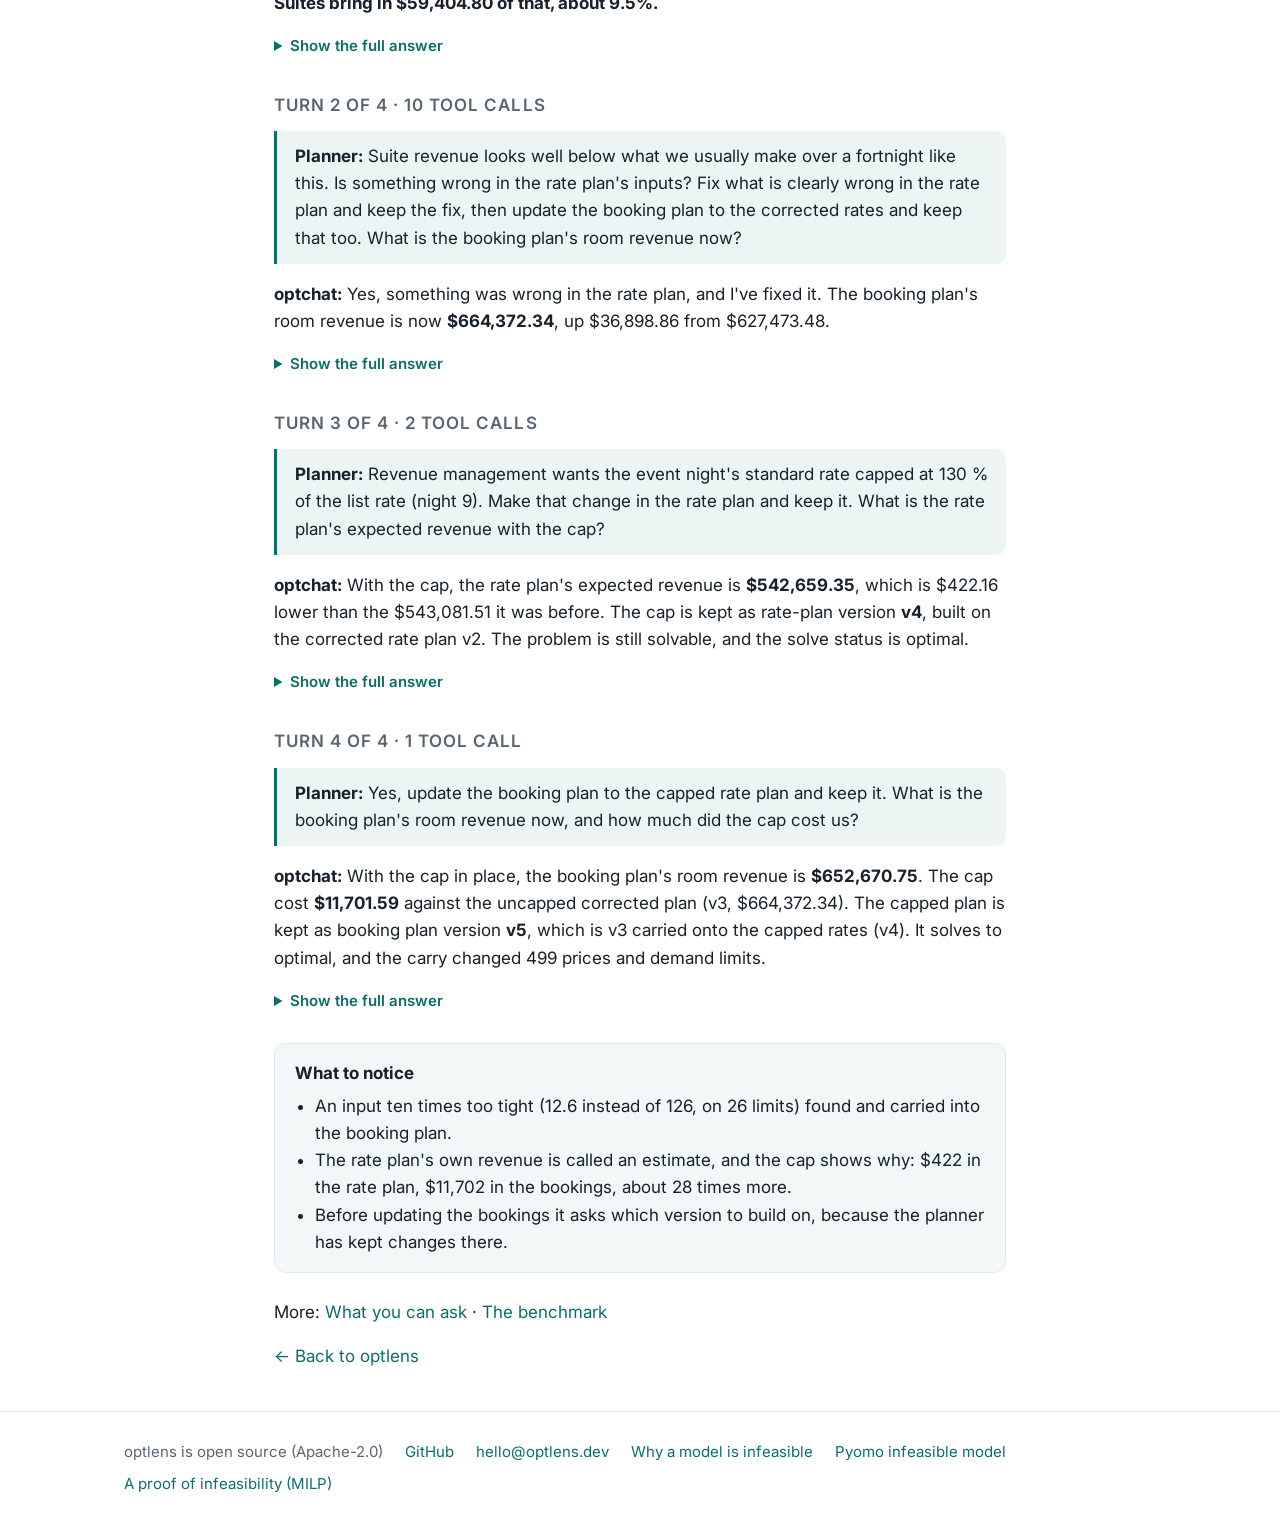
<file: docs/examples/index.html>
<!doctype html>
<html lang="en">
<head>
<meta charset="utf-8">
<meta name="viewport" content="width=device-width, initial-scale=1">
<title>Examples: optchat with a planner | optlens</title>
<meta name="description" content="Two recorded sessions of optchat, the planner agent built on optlens, on a hotel revenue-management model: an infeasible week, data errors, a new rule, and a rate plan that feeds the booking plan.">
<link rel="canonical" href="https://optlens.dev/examples/">
<meta property="og:title" content="Examples: optchat with a planner | optlens">
<meta property="og:description" content="Two recorded sessions of optchat, the planner agent built on optlens, on a hotel revenue-management model: an infeasible week, data errors, a new rule, and a rate plan that feeds the booking plan.">
<meta property="og:type" content="website">
<meta property="og:url" content="https://optlens.dev/examples/">
<link rel="preconnect" href="https://fonts.googleapis.com"><link rel="preconnect" href="https://fonts.gstatic.com" crossorigin>
<link href="https://fonts.googleapis.com/css2?family=Inter:wght@400;500;600;700;800&display=swap" rel="stylesheet">
<link rel="stylesheet" href="../style.css">
</head>
<body>
<header class="top"><div class="wrap">
  <a class="brand" href="../">opt<span>lens</span></a>
  <nav><a class="hide-sm" href="../">Home</a><a href="../ask/">What you can ask</a><a href="../examples/">Examples</a><a href="../benchmark/">Benchmark</a><a href="../guides/">Guides</a><a class="hide-sm" href="https://github.com/jjd-lab/optlens">GitHub</a></nav>
</div></header>
<article class="post"><h1 id="examples-optchat-with-a-planner">Examples: optchat with a planner</h1>
<p><em>Two working sessions on the hotel revenue-management model in optlens's public hotel pack: a planner's questions and optchat's answers, as recorded.</em></p>
<ul>
<li><strong><a href="#messy-week">A messy week</a>:</strong> an infeasible plan, two data errors, a forecast flagged for its owner, a new sell-out rule. 5 turns, $0.34.</li>
<li><strong><a href="#linked-models">Two linked models</a>:</strong> a rate-plan fix carried into the bookings; a cap the rate plan prices at $422 costs the bookings $11,702. 4 turns, $0.19.</li>
</ul>
<p><strong>optchat</strong> is a chat agent built on optlens for the people who act on a model's plan. These sessions come from the benchmark's recorded runs (Claude Sonnet 5.5, optchat with the hotel pack), and every turn was scored right against solver-computed keys. Every answer is optchat's own; removed are the JSON block the benchmark asks for at the end of each answer and two short progress notes. Each turn shows the answer's opening; open <em>Show the full answer</em> for the rest. Versions (v1, v2, ...) are the changes optchat keeps; a planner approves one to make it the plan.</p>
<h2 id="messy-week">A messy week</h2>

<p>A 14-night room plan for one hotel comes back infeasible after the week's data load.</p>
<div class="turn">
<p class="turn-head">Turn 1 of 5 &middot; 4 tool calls</p>
<blockquote>
<p><strong>Planner:</strong> I plan room sales for our hotel for the next 14 nights. After this week's data load the plan came back infeasible. Why? Fix only what makes it infeasible, keep that fix, and tell me the plan's room revenue. We will look at anything else next.</p>
</blockquote>
<p><strong>optchat:</strong> The plan was infeasible because of one mistyped number: the minimum occupancy for night 5 was loaded as 700 rooms instead of 70. With that corrected, the plan solves to a room revenue of <strong>$588,067.20</strong>.</p>
<details>
<summary>Show the full answer</summary>
<p><strong>Cause.</strong> The solver's minimal conflict had four rules: the occupancy minimum for night 5 (<code>occupancy_floor(h1_d5)</code>) and the housekeeping limits for nights 6, 7 and 8 (<code>housekeeping(h1_d6)</code>, <code>h1_d7</code>, <code>h1_d8</code>).</p>
<ul>
<li>The night-5 minimum requires at least 700 rooms in house. The hotel has 200 rooms, and the model document sets the minimum at 70 for that night.</li>
<li>The other 13 nights are at the documented level.</li>
<li>The data check against the documented inputs flagged this value as a difference. It breaks the pattern of the other nights by a factor of 10, so it looks like a data-load error, probably an extra zero.</li>
<li>The housekeeping rows appear in the conflict only because the check-outs from those stays pass through them.</li>
</ul>
<p><strong>Fix (v1).</strong> I reset the night-5 minimum from 700 to 70 and changed nothing else. The re-solve is optimal. The night-5 minimum is no longer tight, so the 70 isn't forcing the plan.</p>
<p><strong>Room revenue: $588,067.20.</strong> The original plan had no solution, so there is no earlier revenue to compare against.</p>
<p><strong>Not changed, for the next look.</strong> The data check found other differences from the documented inputs. They don't make the plan infeasible, so I left them.</p>
<ul>
<li><strong>Housekeeping limit:</strong> all 13 nights show 95 check-outs a day, against the documented 110.</li>
<li><strong>Demand forecasts:</strong> 143 forecast rows are 10 times the documented values. For example, standard 1-night stays arriving on night 11 show 130 early bookings at tier t0 against a documented 13. This will likely overstate demand and revenue.</li>
</ul>
<p>I did not test what correcting either one does to revenue. Approve v1 to make it the plan.</p>
</details>
</div>
<div class="turn">
<p class="turn-head">Turn 2 of 5 &middot; 4 tool calls</p>
<blockquote>
<p><strong>Planner:</strong> It solves now, but revenue comes out at 588,067.20, about 1.4 % below last week's 596,516.55 with similar demand. Is anything else wrong in this week's inputs? Fix errors in our own planning rules and capacities and keep the fixes, but do not change any demand forecast: forecasts come from the forecasting team, so tell me if one looks wrong instead. What is the room revenue after your fixes?</p>
</blockquote>
<p><strong>optchat:</strong> After two fixes the plan solves to <strong>$600,995.50</strong> room revenue. That is above last week's $596,516.55.</p>
<details>
<summary>Show the full answer</summary>
<p><strong>What was still wrong.</strong> The only remaining error in our own planning rules was the housekeeping limit. This week's load had the housekeeping turnover cap at 95 check-outs a day (<code>housekeeping(h1_d1)</code> to <code>h1_d13</code>). The documented value is 110, which is 55% of 220 rooms in the model document. At 95, the cap was binding on 12 of the 13 mornings: nights 1–9 and 11–13 each had 95 of 95 used. Those mornings were holding back longer-stay and multi-night sales.</p>
<p><strong>Fixes kept, built on your v1:</strong></p>
<ul>
<li><strong>v1:</strong> night-5 occupancy minimum from 700 to 70 (the earlier fix).</li>
<li><strong>v2:</strong> housekeeping cap from 95 to 110 on nights 1–13. It re-solves optimal at $600,995.50.</li>
<li><strong>Revenue change:</strong> v2 is $12,928.30 above v1's $588,067.20, since $600,995.50 − $588,067.20 = $12,928.30.</li>
</ul>
<p>The data check now finds no differences in capacities or rules. It finds differences only in the demand forecasts.</p>
<p><strong>A forecast that looks wrong (not changed).</strong> The data check lists 143 demand rows whose limits are 10 times the documented forecast. Every row it printed is for standard rooms arriving on night 11, across all stay lengths, booking windows and tiers. For example:</p>
<ul>
<li>1-night stays, early window, tier t0: 130 against 13 documented.</li>
<li>1-night stays, advance window, tier t0: 240 against 24 documented.</li>
</ul>
<p>I did not print the other 123 rows. Night 9, the event night, also shows high early and advance demand (19 against a typical 5 for early t0). The forecasting team should confirm both nights. If the night-11 figures are a decimal slip, the plan is overstating night-11 revenue. I did not test the effect of correcting them.</p>
<p>Approve v2 to make it the plan. It contains both fixes.</p>
</details>
</div>
<div class="turn">
<p class="turn-head">Turn 3 of 5 &middot; 2 tool calls</p>
<blockquote>
<p><strong>Planner:</strong> The forecasting team confirms that night 11's forecast was loaded wrong: the event uplift was applied to it by mistake, so every one of its demand figures is ten times too high. If night 11's forecast were corrected to a tenth of what was loaded, what would the room revenue be? Just a check: keep the plan as it is until they send the corrected file.</p>
</blockquote>
<p><strong>optchat:</strong> If night 11's forecast were cut to a tenth of what was loaded, room revenue would be <strong>$596,516.55</strong>. That is $4,478.95 below the current plan's $600,995.50, since $596,516.55 − $600,995.50 = −$4,478.95. It also matches last week's $596,516.55 exactly. That fits the forecasting team's explanation, and it means the loaded night-11 uplift was the only thing separating this week from last week once the other fixes were in.</p>
<details>
<summary>Show the full answer</summary>
<p><strong>What I changed in the what-if.</strong> I divided all 180 night-11 demand limits by 10, across standard, deluxe and suite rooms, every stay length, booking window and tier. Every loaded value was a multiple of 10, so each tenth is a whole number. The what-if is built on v2 (the occupancy and housekeeping fixes) and re-solves optimal.</p>
<p><strong>Your plan is unchanged.</strong> The what-if is saved as v3, an option only, and v2 stays the plan until the corrected file arrives. Reload the corrected forecast and I'll re-solve to confirm.</p>
</details>
</div>
<div class="turn">
<p class="turn-head">Turn 4 of 5 &middot; 7 tool calls</p>
<blockquote>
<p><strong>Planner:</strong> From this week the brand wants event nights sold out: on event night 9, every one of the 197 rooms we sell (116 standard, 61 deluxe and 20 suite, with the overbooking allowance) must be booked, on top of the group block. That is intended, not an error. Add it to the plan and keep it. Can we meet it, and if not, what stands in the way?</p>
</blockquote>
<p><strong>optchat:</strong> No, we can't meet the sell-out as it stands: with night 9 sold out added, the plan has no solution. Standard and deluxe rooms aren't the problem. The suites are, and they fall exactly 4 rooms short.</p>
<details>
<summary>Show the full answer</summary>
<p>I added the rule on top of your current plan (v2, with the two data fixes). It sets the minimum rooms in house on night 9 to 116 standard, 61 deluxe and 20 suite. That version, v4, is infeasible, so I treated it as an option and it is not the plan.</p>
<p><strong>What stands in the way.</strong> The 20 suites on night 9 can't all be filled under the rules we have today.</p>
<ul>
<li><strong>Suite limit:</strong> with the sell-out row dropped, the most suites we can have in house on night 9 is 16 (<code>room_capacity(h1_suite_d9)</code>), so we are 4 short.</li>
<li><strong>Discount cap:</strong> only 7 suite arrivals on that night can be sold at the two cheapest tiers (<code>discount_cap(h1_suite_d9)</code>, 35% of 20).</li>
<li><strong>Rate fence:</strong> last-minute bookers can't take the cheap tiers (<code>rate_fence</code>).</li>
<li><strong>One-night closure:</strong> one-night suite stays are closed on event nights (<code>closed_to_one_night(h1_suite_d9)</code>).</li>
<li><strong>Forecast:</strong> the forecast for the pricier tiers is zero or about 1 for many suite stays touching night 9. In the first conflict, the suite 3-night, last-minute, tier t4 stays arriving on night 7 are forecast at 0 (<code>demand_limit(h1_suite_3n_d7_lastminute_t4)</code>).</li>
<li><strong>Suite conflict (the full conflict has 71 rows):</strong> there are not enough suite bookings that the cap, fence and closure rules allow.</li>
</ul>
<p><strong>Options.</strong> I solved each one together with the full night-9 sell-out. Each is a single change on its own, built on v2.</p>
<div class="table"><table>
<thead>
<tr>
<th>Option</th>
<th>Change</th>
<th>Status</th>
<th>Revenue</th>
<th>vs. current plan ($600,995.50)</th>
</tr>
</thead>
<tbody>
<tr>
<td>v5 Loosen the discount cap</td>
<td><code>discount_cap(h1_suite_d9)</code> 7 → 11</td>
<td>optimal</td>
<td>$601,471.50</td>
<td>+$476.00</td>
</tr>
<tr>
<td>v6 Allow some 1-night suite stays on night 9</td>
<td><code>closed_to_one_night(h1_suite_d9)</code> 0 → 4</td>
<td>optimal</td>
<td>$603,053.50</td>
<td>+$2,058.00</td>
</tr>
<tr>
<td>v8 Raise suite forecast (upstream, forecasting team)</td>
<td><code>demand_limit(h1_suite_3n_d7_lastminute_t4)</code> 0 → 4</td>
<td>optimal</td>
<td>$606,892.30</td>
<td>+$5,896.80</td>
</tr>
<tr>
<td>v7 Lower the suite sell-out to 16</td>
<td><code>room_capacity(h1_suite_d9)</code> 20 → 16</td>
<td>optimal</td>
<td>$600,995.50</td>
<td>$0.00</td>
</tr>
</tbody>
</table></div>
<p>The "vs. current plan" column is each revenue minus $600,995.50.</p>
<ul>
<li><strong>Rate fence:</strong> loosening it alone does not fix this. The solver says the model is still infeasible with the whole rate-fence family dropped.</li>
<li><strong>Forecast:</strong> v8 is a forecast change, not something we own. Suite demand for that product would have to rise from 0 to 4. It would also lift revenue.</li>
<li><strong>Sell-out target:</strong> v7 is the only option that gives up part of the brand's target.</li>
</ul>
<p><strong>Recommendation.</strong> v6 is the best option we can decide ourselves. It keeps the full sell-out and gives the most revenue of the options we own. It does let up to 4 one-night suite stays onto an event night, so check that this fits the brand's event rules. If it doesn't, v5 (raising the discount cap) keeps the closure rule and costs the least. Neither is approved yet. Approve v6 or v5 to make it the plan. Until then the plan stays at v2.</p>
</details>
</div>
<div class="turn">
<p class="turn-head">Turn 5 of 5 &middot; 1 tool call</p>
<blockquote>
<p><strong>Planner:</strong> Keep the sold-out target for night 9. What is the smallest number of one-night suite stays we would have to accept on night 9 to meet it? Allow exactly that many one-night suite arrivals on night 9, keep it, and tell me the room revenue.</p>
</blockquote>
<p><strong>optchat:</strong> The smallest number is <strong>4</strong> one-night suite arrivals on night 9. With that limit, the plan keeps the full night-9 sell-out and room revenue is <strong>$603,053.50</strong>.</p>
<details>
<summary>Show the full answer</summary>
<p><strong>Evidence:</strong></p>
<ul>
<li>With the one-night closure row dropped, the number of one-night suite arrivals the model could then take on night 9 ranges from 4 to 19. The sell-out is therefore unreachable below 4 (<code>closed_to_one_night(h1_suite_d9)</code>).</li>
<li>Allowing 3 one-night suite arrivals is infeasible (v9).</li>
<li>Allowing exactly 4 is optimal (v10): <code>closed_to_one_night(h1_suite_d9)</code> is raised from 0 to 4, and the night-9 sell-out is in the plan at 116 standard, 61 deluxe and 20 suite rooms.</li>
</ul>
<p><strong>Revenue:</strong> $603,053.50 is $2,058.00 above the earlier plan's $600,995.50, since $603,053.50 − $600,995.50 = $2,058.00. The sell-out costs nothing here. The 4 extra one-night suite stays raise revenue.</p>
<p>v10 is built on v2 and contains the sell-out and the limit of 4 together, so the plan now includes both. Standard and deluxe one-night stays on night 9 stay closed. The night-11 forecast is still as loaded, pending the corrected file.</p>
</details>
</div>
<div class="notice">
<p><strong>What to notice</strong></p>
<ul>
<li>A mistyped number (700 rooms for 70) found as the cause, fixed and kept as a version; nothing becomes the plan until the planner approves it.</li>
<li>The planner's rule is followed: a forecast that looks wrong is reported to its owner, not changed.</li>
<li>A what-if is saved as an option only, so the plan stays as it was.</li>
<li>Four options solved before one is recommended, with the check the planner still has to make.</li>
</ul>
</div>
<h2 id="linked-models">Two linked models</h2>

<p>The hotel sets its rates first (the rate plan), then plans bookings at those rates (the booking plan). A change to the rates has to be carried into the bookings; the hotel pack's helper does it exactly (<a href="../benchmark/#5-optchat-and-domain-packs">how it compares without the pack</a>).</p>
<div class="turn">
<p class="turn-head">Turn 1 of 4 &middot; 3 tool calls</p>
<blockquote>
<p><strong>Planner:</strong> We set our hotel's rates for the next 14 nights first (the rate plan), then plan bookings at those rates (the booking plan). Walk me through the booking plan: what room revenue does it make, and how much of it comes from suites?</p>
</blockquote>
<p><strong>optchat:</strong> <strong>The booking plan (v0) makes $627,473.48 in room revenue over the 14 nights. Suites bring in $59,404.80 of that, about 9.5%.</strong></p>
<details>
<summary>Show the full answer</summary>
<p>Suites are 9.5% of revenue, well below standard and deluxe.</p>
<div class="table"><table>
<thead>
<tr>
<th>Room type</th>
<th>Revenue</th>
<th>Share of total</th>
<th>Room-nights sold</th>
<th>Share sold at discounted tiers</th>
</tr>
</thead>
<tbody>
<tr>
<td>Standard</td>
<td>$336,275.76</td>
<td>53.6%</td>
<td>1,763</td>
<td>5%</td>
</tr>
<tr>
<td>Deluxe</td>
<td>$231,792.92</td>
<td>36.9%</td>
<td>925</td>
<td>6%</td>
</tr>
<tr>
<td>Suite</td>
<td>$59,404.80</td>
<td>9.5%</td>
<td>125</td>
<td>77%</td>
</tr>
<tr>
<td><strong>Total</strong></td>
<td><strong>$627,473.48</strong></td>
<td>100%</td>
<td></td>
<td></td>
</tr>
</tbody>
</table></div>
<p>The three revenue figures add up to the total: 336,275.76 + 231,792.92 + 59,404.80 = 627,473.48.</p>
<p><strong>Standard and deluxe are sold out.</strong></p>
<ul>
<li>Every night has 116 of 116 standard rooms and 61 of 61 deluxe rooms in house. Those are the rooms for sale after the overbooking allowance and the 10 standard rooms held for the group block.</li>
<li>Revenue on these two types is therefore capped by room capacity and has little room to grow.</li>
</ul>
<p><strong>Suites have empty rooms.</strong></p>
<ul>
<li>Suites sell only 5 to 14 of the 20 rooms for sale each night.</li>
<li>Total house occupancy is 92% to 97% of rooms for sale.</li>
<li>Suites are the only room type with spare rooms, but 77% of the suite room-nights sold are at the cheaper discounted tiers (t0 and t1).</li>
</ul>
<p><strong>What I checked and what I didn't:</strong></p>
<ul>
<li><code>data_check</code> finds no differences from the documented inputs. The plan is solved on the data as documented, with no sign of a data-entry error.</li>
<li>The document lists $596,516.55 for the original model at list rates. v0 is $30,956.93 higher (627,473.48 − 596,516.55). I take this to be because v0 is built at the rate plan's prices and demand. I did not open the <code>rates</code> model or compare the two builds, so that explanation is not confirmed.</li>
<li>I did not run a re-solve to test why suites lean so heavily on discounted tiers. If you want, I can test that, or test what a suite price change would do.</li>
</ul>
</details>
</div>
<div class="turn">
<p class="turn-head">Turn 2 of 4 &middot; 10 tool calls</p>
<blockquote>
<p><strong>Planner:</strong> Suite revenue looks well below what we usually make over a fortnight like this. Is something wrong in the rate plan's inputs? Fix what is clearly wrong in the rate plan and keep the fix, then update the booking plan to the corrected rates and keep that too. What is the booking plan's room revenue now?</p>
</blockquote>
<p><strong>optchat:</strong> Yes, something was wrong in the rate plan, and I've fixed it. The booking plan's room revenue is now <strong>$664,372.34</strong>, up $36,898.86 from $627,473.48.</p>
<details>
<summary>Show the full answer</summary>
<p><strong>What was wrong.</strong> The rate plan's limits on how far the suite rate can move from one night to the next were ten times too tight. They were set to 12.6 where the documented value is 126. This affected 26 limits: <code>rate_step_up(h1_suite_d1…d13)</code> and <code>rate_step_down(h1_suite_d1…d13)</code>. Every other input in the rate plan matched its documented value. With the suite rate nearly frozen from night to night, the plan couldn't follow the nights when suite demand is stronger.</p>
<p><strong>What I changed and kept</strong></p>
<ul>
<li><strong>Rate plan, v2:</strong> I reset all 26 limits to ±126. It solves to optimal. Its own objective rose from 534,556.77 to 543,081.51, but that is only an estimate, so I don't use it to predict booking revenue.</li>
<li><strong>Booking plan, v3:</strong> I carried the corrected rates onto the original booking plan (v0). The carry changed 977 prices and demand limits. It solves to optimal.</li>
</ul>
<p><strong>Booking plan revenue by room type</strong></p>
<div class="table"><table>
<thead>
<tr>
<th>Room type</th>
<th>Before (v0)</th>
<th>Now (v3)</th>
<th>Change</th>
</tr>
</thead>
<tbody>
<tr>
<td>Standard</td>
<td>$336,275.76</td>
<td>$332,809.03</td>
<td>−$3,466.73</td>
</tr>
<tr>
<td>Deluxe</td>
<td>$231,792.92</td>
<td>$230,675.95</td>
<td>−$1,116.97</td>
</tr>
<tr>
<td>Suite</td>
<td>$59,404.80</td>
<td>$100,887.36</td>
<td>+$41,482.56</td>
</tr>
<tr>
<td><strong>Total</strong></td>
<td>$627,473.48</td>
<td>$664,372.34</td>
<td>+$36,898.86</td>
</tr>
</tbody>
</table></div>
<ul>
<li><strong>Suites:</strong> suite room-nights sold rose from 125 to 269. The share sold at discounted tiers fell from 77% to 57%.</li>
<li><strong>Standard and deluxe:</strong> both dropped slightly, standard by 3 room-nights and deluxe by none.</li>
<li><strong>Net effect:</strong> the suite gain of $41,482.56 outweighs the standard and deluxe losses of 3,466.73 + 1,116.97 = $4,583.70.</li>
</ul>
<p>To make this the plan, approve v3. The corrected rate plan is v2.</p>
</details>
</div>
<div class="turn">
<p class="turn-head">Turn 3 of 4 &middot; 2 tool calls</p>
<blockquote>
<p><strong>Planner:</strong> Revenue management wants the event night's standard rate capped at 130 % of the list rate (night 9). Make that change in the rate plan and keep it. What is the rate plan's expected revenue with the cap?</p>
</blockquote>
<p><strong>optchat:</strong> With the cap, the rate plan's expected revenue is <strong>$542,659.35</strong>, which is $422.16 lower than the $543,081.51 it was before. The cap is kept as rate-plan version <strong>v4</strong>, built on the corrected rate plan v2. The problem is still solvable, and the solve status is optimal.</p>
<details>
<summary>Show the full answer</summary>
<p><strong>What I changed.</strong> I closed the 150% rate level for standard rooms on night 9, the event night (<code>rate_level(h1_standard_d9_L4)</code>, upper bound set to 0). The standard rate that night is now 130% of list, $182, down from 150%, $210. The event-night minimum rate is 130% ($182), so the cap still meets it.</p>
<p><strong>Other rates moved too.</strong> Re-optimizing changed two other standard-room rates, even though you only asked to cap night 9:</p>
<div class="table"><table>
<thead>
<tr>
<th>Night</th>
<th>Standard rate in v2</th>
<th>Standard rate in v4</th>
</tr>
</thead>
<tbody>
<tr>
<td>8</td>
<td>130%, $182</td>
<td>100%, $140</td>
</tr>
<tr>
<td>10</td>
<td>130%, $182</td>
<td>115%, $161</td>
</tr>
</tbody>
</table></div>
<p>The only other rate that differs from v2 is the night 9 suite and deluxe rates, which were already at 130% and are unchanged.</p>
<p><strong>This is an estimate, not the booking plan's revenue.</strong> The rate plan's own objective can move the opposite way from what the booking plan earns. The booking plan still uses the v2 rates (v3). To see the cap's real effect on bookings, I'd carry v4 into the booking plan. You have kept changes in the booking plan (v3, built at the v2 rates), so tell me which base you want:</p>
<ul>
<li><strong>Onto v3:</strong> the booking plan with the v2 rates, which you kept earlier.</li>
<li><strong>Onto v0:</strong> the original booking plan.</li>
</ul>
<p>Should I update the booking plan, and onto which one?</p>
</details>
</div>
<div class="turn">
<p class="turn-head">Turn 4 of 4 &middot; 1 tool call</p>
<blockquote>
<p><strong>Planner:</strong> Yes, update the booking plan to the capped rate plan and keep it. What is the booking plan's room revenue now, and how much did the cap cost us?</p>
</blockquote>
<p><strong>optchat:</strong> With the cap in place, the booking plan's room revenue is <strong>$652,670.75</strong>. The cap cost <strong>$11,701.59</strong> against the uncapped corrected plan (v3, $664,372.34). The capped plan is kept as booking plan version <strong>v5</strong>, which is v3 carried onto the capped rates (v4). It solves to optimal, and the carry changed 499 prices and demand limits.</p>
<details>
<summary>Show the full answer</summary>
<div class="table"><table>
<thead>
<tr>
<th>Room type</th>
<th>v3 (uncapped)</th>
<th>v5 (capped)</th>
<th>Change</th>
</tr>
</thead>
<tbody>
<tr>
<td>Standard</td>
<td>$332,809.03</td>
<td>$323,263.91</td>
<td>−$9,545.12</td>
</tr>
<tr>
<td>Deluxe</td>
<td>$230,675.95</td>
<td>$228,519.48</td>
<td>−$2,156.47</td>
</tr>
<tr>
<td>Suite</td>
<td>$100,887.36</td>
<td>$100,887.36</td>
<td>$0</td>
</tr>
<tr>
<td><strong>Total</strong></td>
<td>$664,372.34</td>
<td>$652,670.75</td>
<td><strong>−$11,701.59</strong></td>
</tr>
</tbody>
</table></div>
<p>The three changes add up to the total: 9,545.12 + 2,156.47 = 11,701.59.</p>
<ul>
<li><strong>The cap cost far more than the rate plan estimated.</strong> The rate plan's own estimate was −$422.16. The booking plan loses $11,701.59, which is about 28 times that (11,701.59 ÷ 422.16). This is why I don't read the rate plan's objective as booking revenue.</li>
<li><strong>Standard rooms lose most of it.</strong> Standard room-nights fell from 1,760 to 1,755, and the standard rate on night 9 dropped from $210 to $182.</li>
<li><strong>Deluxe also lost revenue, though the cap was on standard.</strong> Re-optimizing the rate plan also lowered the deluxe rate on night 10 from 115% to 100% of list, from $241 to $210. The same re-run lowered standard rates on nights 8 and 10. These knock-on rate changes are part of the $11,701.59, not only the night 9 cap.</li>
<li><strong>Suites are unchanged.</strong> Suite revenue is $100,887.36 in both plans, and suite rates did not move.</li>
</ul>
<p>I haven't tested a cap that leaves the other nights' rates as they were. That would show how much of the cost comes from the night 9 cap alone. I can run it if you want.</p>
<p>To make this the plan, approve v5.</p>
</details>
</div>
<div class="notice">
<p><strong>What to notice</strong></p>
<ul>
<li>An input ten times too tight (12.6 instead of 126, on 26 limits) found and carried into the booking plan.</li>
<li>The rate plan's own revenue is called an estimate, and the cap shows why: $422 in the rate plan, $11,702 in the bookings, about 28 times more.</li>
<li>Before updating the bookings it asks which version to build on, because the planner has kept changes there.</li>
</ul>
</div>
<p>More: <a href="../ask/">What you can ask</a> &middot; <a href="../benchmark/">The benchmark</a></p><p><a href="../">&larr; Back to optlens</a></p></article>
<footer class="bottom"><div class="wrap">
  <span>optlens is open source (Apache-2.0)</span><a href="https://github.com/jjd-lab/optlens">GitHub</a><a href="mailto:hello@optlens.dev">hello@optlens.dev</a>
  <a href="../guides/infeasible-model/">Why a model is infeasible</a><a href="../guides/pyomo-infeasible/">Pyomo infeasible model</a><a href="../guides/milp-proof/">A proof of infeasibility (MILP)</a>
</div></footer>
</body>
</html>
</file>
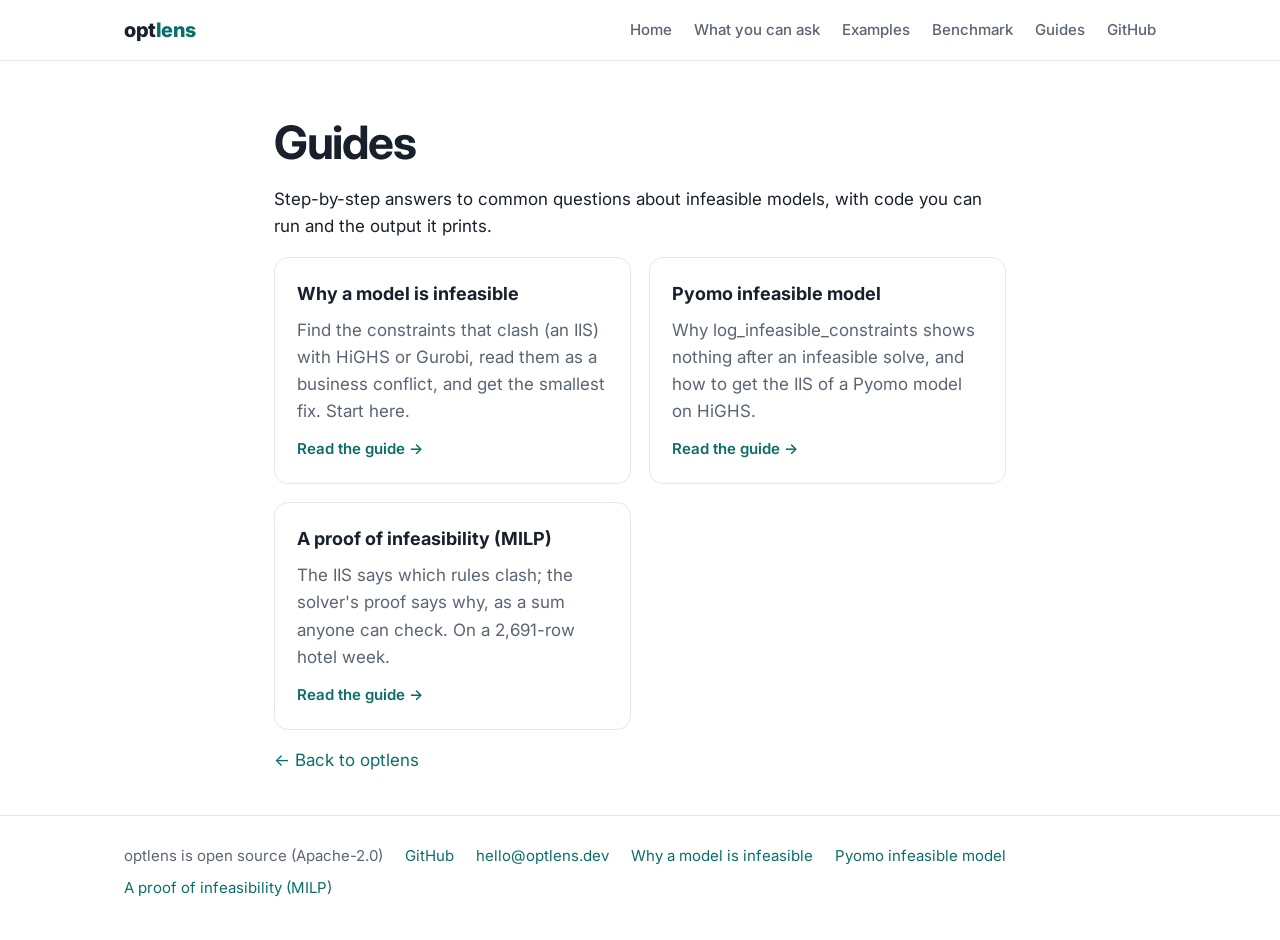
<file: docs/guides/index.html>
<!doctype html>
<html lang="en">
<head>
<meta charset="utf-8">
<meta name="viewport" content="width=device-width, initial-scale=1">
<title>Guides: infeasible LP and MILP models | optlens</title>
<meta name="description" content="Worked guides on infeasible LP and MILP models: finding the conflicting constraints, Pyomo&#x27;s IIS on HiGHS, and a proof of infeasibility you can check.">
<link rel="canonical" href="https://optlens.dev/guides/">
<meta property="og:title" content="Guides: infeasible LP and MILP models | optlens">
<meta property="og:description" content="Worked guides on infeasible LP and MILP models: finding the conflicting constraints, Pyomo&#x27;s IIS on HiGHS, and a proof of infeasibility you can check.">
<meta property="og:type" content="website">
<meta property="og:url" content="https://optlens.dev/guides/">
<link rel="preconnect" href="https://fonts.googleapis.com"><link rel="preconnect" href="https://fonts.gstatic.com" crossorigin>
<link href="https://fonts.googleapis.com/css2?family=Inter:wght@400;500;600;700;800&display=swap" rel="stylesheet">
<link rel="stylesheet" href="../style.css">
</head>
<body>
<header class="top"><div class="wrap">
  <a class="brand" href="../">opt<span>lens</span></a>
  <nav><a class="hide-sm" href="../">Home</a><a href="../ask/">What you can ask</a><a href="../examples/">Examples</a><a href="../benchmark/">Benchmark</a><a href="../guides/">Guides</a><a class="hide-sm" href="https://github.com/jjd-lab/optlens">GitHub</a></nav>
</div></header>
<article class="post"><h1>Guides</h1><p>Step-by-step answers to common questions about infeasible models, with code you can run and the output it prints.</p><div class="cards"><a class="card" href="../guides/infeasible-model/"><h3>Why a model is infeasible</h3><p>Find the constraints that clash (an IIS) with HiGHS or Gurobi, read them as a business conflict, and get the smallest fix. Start here.</p><div class="more">Read the guide &rarr;</div></a><a class="card" href="../guides/pyomo-infeasible/"><h3>Pyomo infeasible model</h3><p>Why log_infeasible_constraints shows nothing after an infeasible solve, and how to get the IIS of a Pyomo model on HiGHS.</p><div class="more">Read the guide &rarr;</div></a><a class="card" href="../guides/milp-proof/"><h3>A proof of infeasibility (MILP)</h3><p>The IIS says which rules clash; the solver&#x27;s proof says why, as a sum anyone can check. On a 2,691-row hotel week.</p><div class="more">Read the guide &rarr;</div></a></div><p><a href="../">&larr; Back to optlens</a></p></article>
<footer class="bottom"><div class="wrap">
  <span>optlens is open source (Apache-2.0)</span><a href="https://github.com/jjd-lab/optlens">GitHub</a><a href="mailto:hello@optlens.dev">hello@optlens.dev</a>
  <a href="../guides/infeasible-model/">Why a model is infeasible</a><a href="../guides/pyomo-infeasible/">Pyomo infeasible model</a><a href="../guides/milp-proof/">A proof of infeasibility (MILP)</a>
</div></footer>
</body>
</html>
</file>
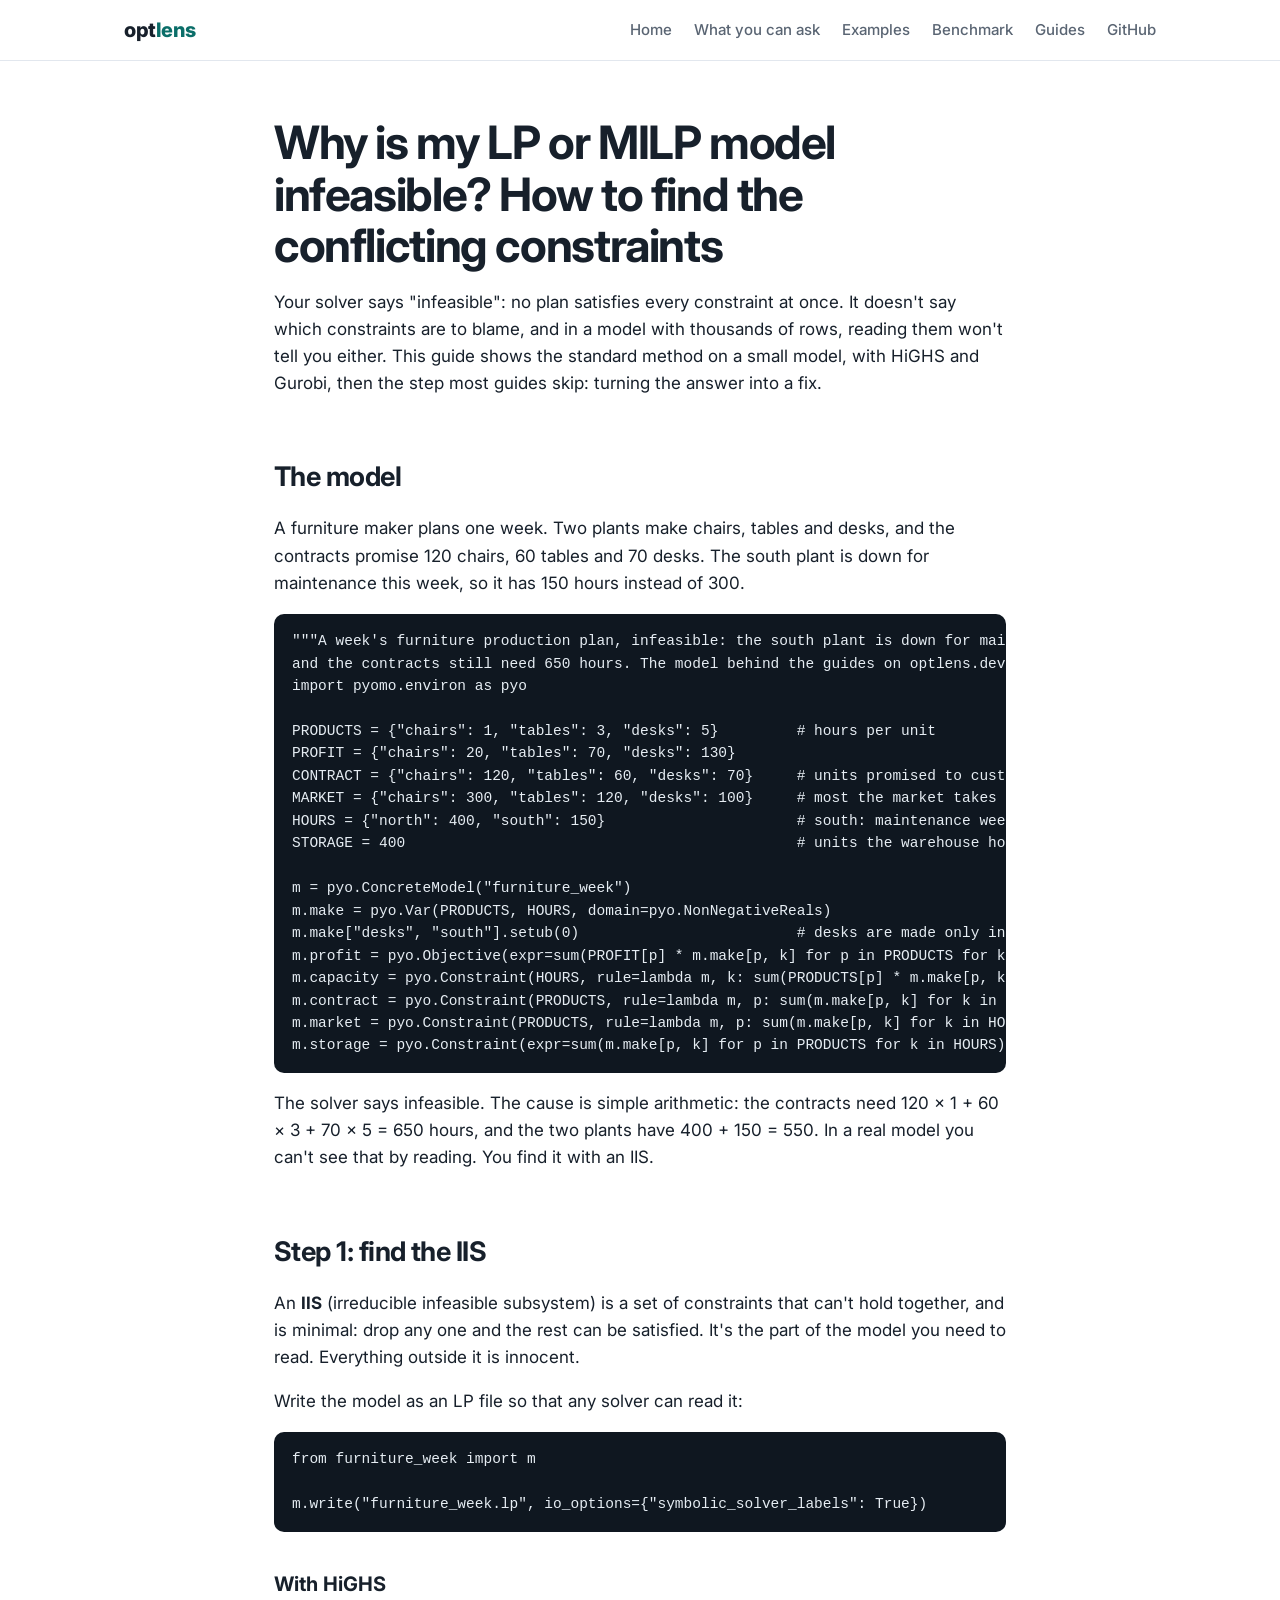
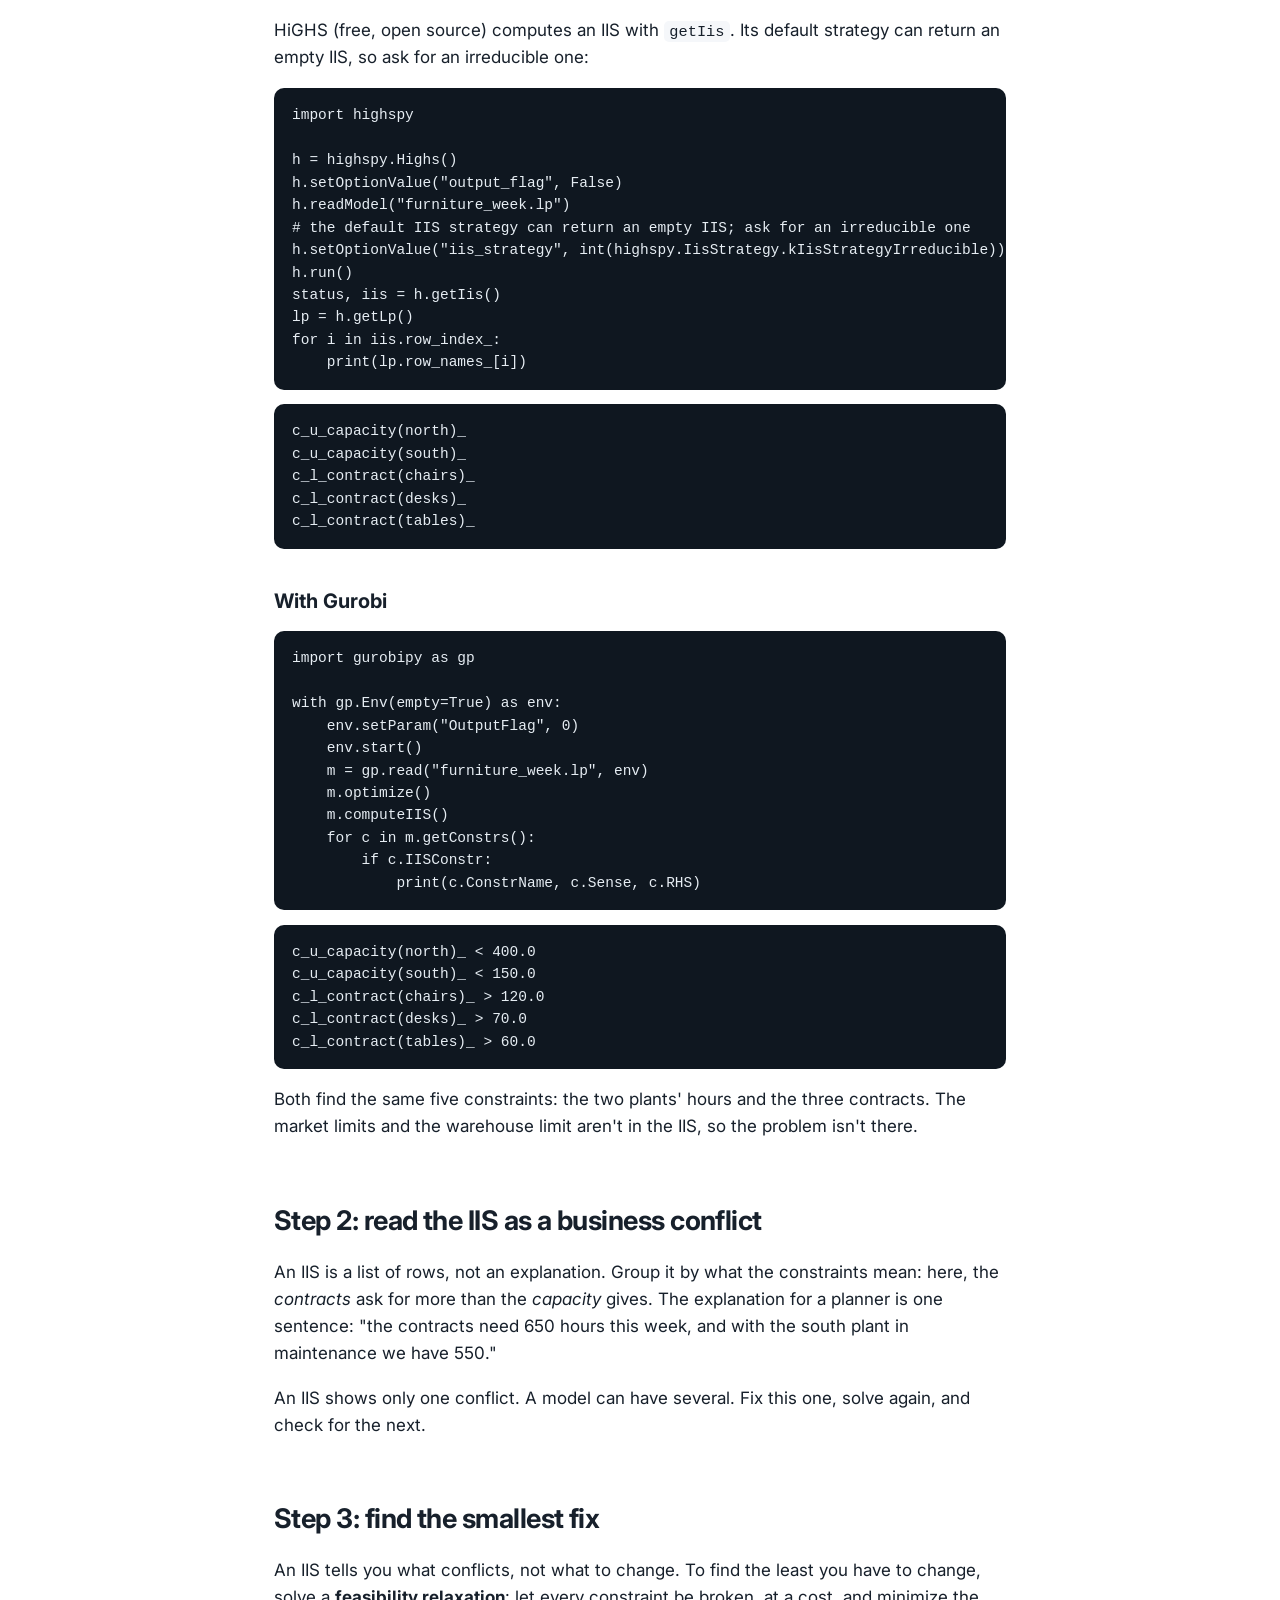
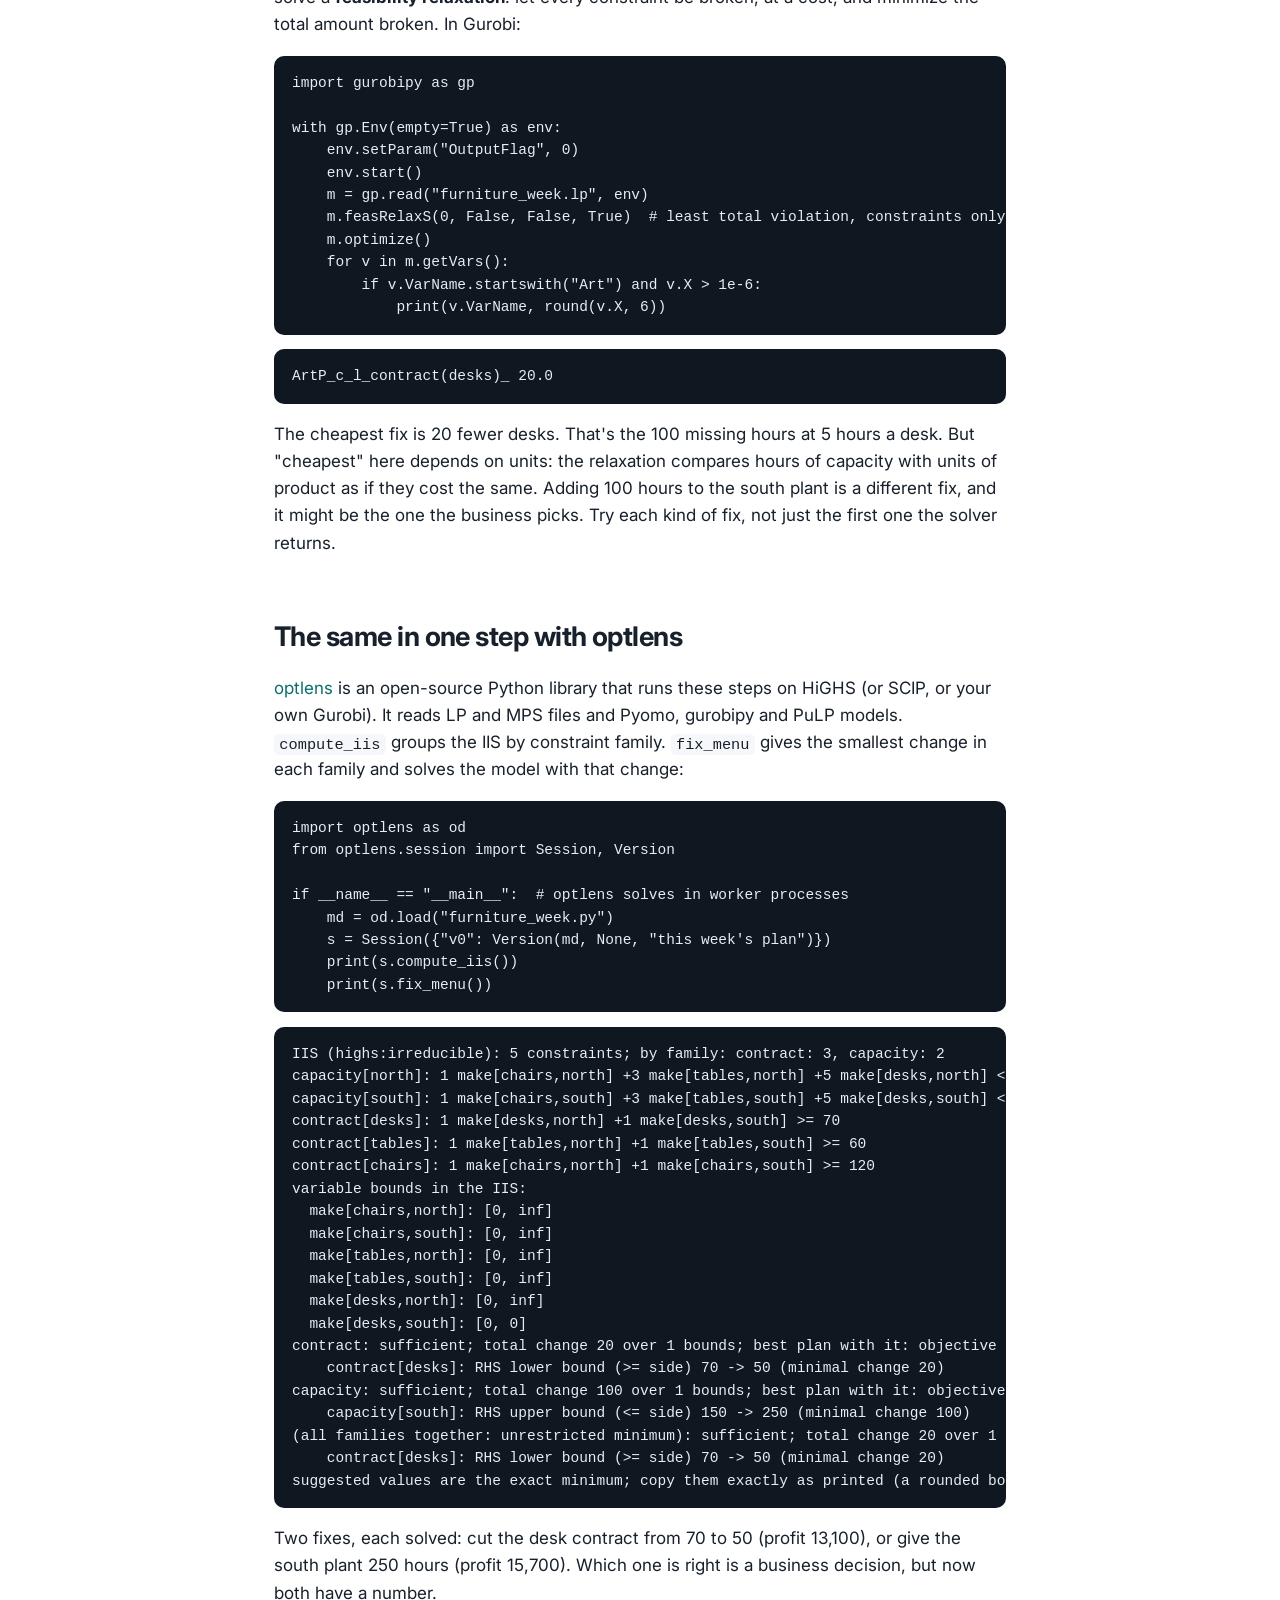
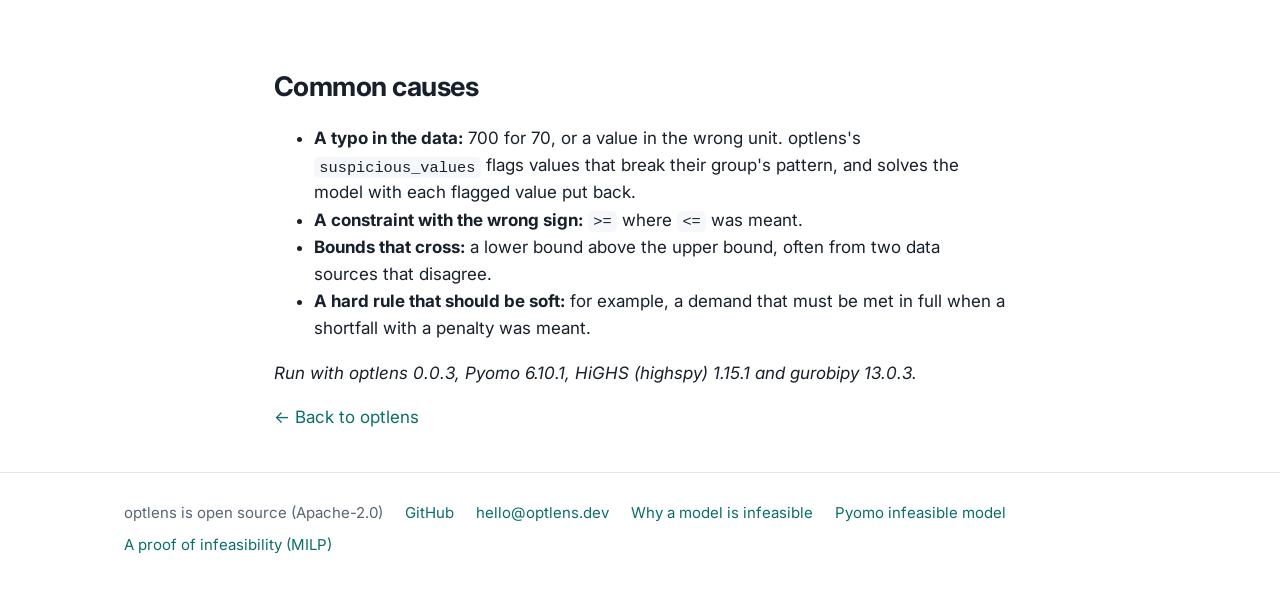
<file: docs/guides/infeasible-model/index.html>
<!doctype html>
<html lang="en">
<head>
<meta charset="utf-8">
<meta name="viewport" content="width=device-width, initial-scale=1">
<title>Why is my LP or MILP model infeasible? Finding the conflicting constraints | optlens</title>
<meta name="description" content="Find the constraints behind an infeasible LP or MILP model with an IIS in HiGHS or Gurobi, read them as a business conflict, and find the smallest fix. Worked example with code.">
<link rel="canonical" href="https://optlens.dev/guides/infeasible-model/">
<meta property="og:title" content="Why is my LP or MILP model infeasible? Finding the conflicting constraints | optlens">
<meta property="og:description" content="Find the constraints behind an infeasible LP or MILP model with an IIS in HiGHS or Gurobi, read them as a business conflict, and find the smallest fix. Worked example with code.">
<meta property="og:type" content="website">
<meta property="og:url" content="https://optlens.dev/guides/infeasible-model/">
<link rel="preconnect" href="https://fonts.googleapis.com"><link rel="preconnect" href="https://fonts.gstatic.com" crossorigin>
<link href="https://fonts.googleapis.com/css2?family=Inter:wght@400;500;600;700;800&display=swap" rel="stylesheet">
<link rel="stylesheet" href="../../style.css">
</head>
<body>
<header class="top"><div class="wrap">
  <a class="brand" href="../../">opt<span>lens</span></a>
  <nav><a class="hide-sm" href="../../">Home</a><a href="../../ask/">What you can ask</a><a href="../../examples/">Examples</a><a href="../../benchmark/">Benchmark</a><a href="../../guides/">Guides</a><a class="hide-sm" href="https://github.com/jjd-lab/optlens">GitHub</a></nav>
</div></header>
<article class="post"><h1 id="why-is-my-lp-or-milp-model-infeasible-how-to-find-the-conflicting-constraints">Why is my LP or MILP model infeasible? How to find the conflicting constraints</h1>
<p>Your solver says "infeasible": no plan satisfies every constraint at once. It doesn't say which constraints are to
blame, and in a model with thousands of rows, reading them won't tell you either. This guide shows the standard
method on a small model, with HiGHS and Gurobi, then the step most guides skip: turning the answer into a fix.</p>
<h2 id="the-model">The model</h2>
<p>A furniture maker plans one week. Two plants make chairs, tables and desks, and the contracts promise 120 chairs,
60 tables and 70 desks. The south plant is down for maintenance this week, so it has 150 hours instead of 300.</p>
<pre><code class="language-python">&quot;&quot;&quot;A week's furniture production plan, infeasible: the south plant is down for maintenance (150 hours instead of 300),
and the contracts still need 650 hours. The model behind the guides on optlens.dev.&quot;&quot;&quot;
import pyomo.environ as pyo

PRODUCTS = {&quot;chairs&quot;: 1, &quot;tables&quot;: 3, &quot;desks&quot;: 5}         # hours per unit
PROFIT = {&quot;chairs&quot;: 20, &quot;tables&quot;: 70, &quot;desks&quot;: 130}
CONTRACT = {&quot;chairs&quot;: 120, &quot;tables&quot;: 60, &quot;desks&quot;: 70}     # units promised to customers this week
MARKET = {&quot;chairs&quot;: 300, &quot;tables&quot;: 120, &quot;desks&quot;: 100}     # most the market takes
HOURS = {&quot;north&quot;: 400, &quot;south&quot;: 150}                      # south: maintenance week
STORAGE = 400                                             # units the warehouse holds

m = pyo.ConcreteModel(&quot;furniture_week&quot;)
m.make = pyo.Var(PRODUCTS, HOURS, domain=pyo.NonNegativeReals)
m.make[&quot;desks&quot;, &quot;south&quot;].setub(0)                         # desks are made only in the north
m.profit = pyo.Objective(expr=sum(PROFIT[p] * m.make[p, k] for p in PRODUCTS for k in HOURS), sense=pyo.maximize)
m.capacity = pyo.Constraint(HOURS, rule=lambda m, k: sum(PRODUCTS[p] * m.make[p, k] for p in PRODUCTS) &lt;= HOURS[k])
m.contract = pyo.Constraint(PRODUCTS, rule=lambda m, p: sum(m.make[p, k] for k in HOURS) &gt;= CONTRACT[p])
m.market = pyo.Constraint(PRODUCTS, rule=lambda m, p: sum(m.make[p, k] for k in HOURS) &lt;= MARKET[p])
m.storage = pyo.Constraint(expr=sum(m.make[p, k] for p in PRODUCTS for k in HOURS) &lt;= STORAGE)
</code></pre>
<p>The solver says infeasible. The cause is simple arithmetic: the contracts need 120 × 1 + 60 × 3 + 70 × 5 = 650 hours,
and the two plants have 400 + 150 = 550. In a real model you can't see that by reading. You find it with an IIS.</p>
<h2 id="step-1-find-the-iis">Step 1: find the IIS</h2>
<p>An <strong>IIS</strong> (irreducible infeasible subsystem) is a set of constraints that can't hold together, and is minimal: drop
any one and the rest can be satisfied. It's the part of the model you need to read. Everything outside it is
innocent.</p>
<p>Write the model as an LP file so that any solver can read it:</p>
<pre><code class="language-python">from furniture_week import m

m.write(&quot;furniture_week.lp&quot;, io_options={&quot;symbolic_solver_labels&quot;: True})
</code></pre>
<h3 id="with-highs">With HiGHS</h3>
<p>HiGHS (free, open source) computes an IIS with <code>getIis</code>. Its default strategy can return an empty IIS, so ask for an
irreducible one:</p>
<pre><code class="language-python">import highspy

h = highspy.Highs()
h.setOptionValue(&quot;output_flag&quot;, False)
h.readModel(&quot;furniture_week.lp&quot;)
# the default IIS strategy can return an empty IIS; ask for an irreducible one
h.setOptionValue(&quot;iis_strategy&quot;, int(highspy.IisStrategy.kIisStrategyIrreducible))
h.run()
status, iis = h.getIis()
lp = h.getLp()
for i in iis.row_index_:
    print(lp.row_names_[i])
</code></pre>
<pre><code class="language-text">c_u_capacity(north)_
c_u_capacity(south)_
c_l_contract(chairs)_
c_l_contract(desks)_
c_l_contract(tables)_
</code></pre>
<h3 id="with-gurobi">With Gurobi</h3>
<pre><code class="language-python">import gurobipy as gp

with gp.Env(empty=True) as env:
    env.setParam(&quot;OutputFlag&quot;, 0)
    env.start()
    m = gp.read(&quot;furniture_week.lp&quot;, env)
    m.optimize()
    m.computeIIS()
    for c in m.getConstrs():
        if c.IISConstr:
            print(c.ConstrName, c.Sense, c.RHS)
</code></pre>
<pre><code class="language-text">c_u_capacity(north)_ &lt; 400.0
c_u_capacity(south)_ &lt; 150.0
c_l_contract(chairs)_ &gt; 120.0
c_l_contract(desks)_ &gt; 70.0
c_l_contract(tables)_ &gt; 60.0
</code></pre>
<p>Both find the same five constraints: the two plants' hours and the three contracts. The market limits and the
warehouse limit aren't in the IIS, so the problem isn't there.</p>
<h2 id="step-2-read-the-iis-as-a-business-conflict">Step 2: read the IIS as a business conflict</h2>
<p>An IIS is a list of rows, not an explanation. Group it by what the constraints mean: here, the <em>contracts</em> ask for
more than the <em>capacity</em> gives. The explanation for a planner is one sentence: "the contracts need 650 hours this
week, and with the south plant in maintenance we have 550."</p>
<p>An IIS shows only one conflict. A model can have several. Fix this one, solve again, and check for the next.</p>
<h2 id="step-3-find-the-smallest-fix">Step 3: find the smallest fix</h2>
<p>An IIS tells you what conflicts, not what to change. To find the least you have to change, solve a <strong>feasibility
relaxation</strong>: let every constraint be broken, at a cost, and minimize the total amount broken. In Gurobi:</p>
<pre><code class="language-python">import gurobipy as gp

with gp.Env(empty=True) as env:
    env.setParam(&quot;OutputFlag&quot;, 0)
    env.start()
    m = gp.read(&quot;furniture_week.lp&quot;, env)
    m.feasRelaxS(0, False, False, True)  # least total violation, constraints only
    m.optimize()
    for v in m.getVars():
        if v.VarName.startswith(&quot;Art&quot;) and v.X &gt; 1e-6:
            print(v.VarName, round(v.X, 6))
</code></pre>
<pre><code class="language-text">ArtP_c_l_contract(desks)_ 20.0
</code></pre>
<p>The cheapest fix is 20 fewer desks. That's the 100 missing hours at 5 hours a desk. But "cheapest" here depends on
units: the relaxation compares hours of capacity with units of product as if they cost the same. Adding 100 hours to
the south plant is a different fix, and it might be the one the business picks. Try each kind of fix, not just the
first one the solver returns.</p>
<h2 id="the-same-in-one-step-with-optlens">The same in one step with optlens</h2>
<p><a href="../../">optlens</a> is an open-source Python library that runs these steps on HiGHS (or SCIP, or your own Gurobi). It
reads LP and MPS files and Pyomo, gurobipy and PuLP models. <code>compute_iis</code> groups the IIS by constraint family.
<code>fix_menu</code> gives the smallest change in each family and solves the model with that change:</p>
<pre><code class="language-python">import optlens as od
from optlens.session import Session, Version

if __name__ == &quot;__main__&quot;:  # optlens solves in worker processes
    md = od.load(&quot;furniture_week.py&quot;)
    s = Session({&quot;v0&quot;: Version(md, None, &quot;this week's plan&quot;)})
    print(s.compute_iis())
    print(s.fix_menu())
</code></pre>
<pre><code class="language-text">IIS (highs:irreducible): 5 constraints; by family: contract: 3, capacity: 2
capacity[north]: 1 make[chairs,north] +3 make[tables,north] +5 make[desks,north] &lt;= 400
capacity[south]: 1 make[chairs,south] +3 make[tables,south] +5 make[desks,south] &lt;= 150
contract[desks]: 1 make[desks,north] +1 make[desks,south] &gt;= 70
contract[tables]: 1 make[tables,north] +1 make[tables,south] &gt;= 60
contract[chairs]: 1 make[chairs,north] +1 make[chairs,south] &gt;= 120
variable bounds in the IIS:
  make[chairs,north]: [0, inf]
  make[chairs,south]: [0, inf]
  make[tables,north]: [0, inf]
  make[tables,south]: [0, inf]
  make[desks,north]: [0, inf]
  make[desks,south]: [0, 0]
contract: sufficient; total change 20 over 1 bounds; best plan with it: objective 13100
    contract[desks]: RHS lower bound (&gt;= side) 70 -&gt; 50 (minimal change 20)
capacity: sufficient; total change 100 over 1 bounds; best plan with it: objective 15700
    capacity[south]: RHS upper bound (&lt;= side) 150 -&gt; 250 (minimal change 100)
(all families together: unrestricted minimum): sufficient; total change 20 over 1 bounds; best plan with it: objective 13100
    contract[desks]: RHS lower bound (&gt;= side) 70 -&gt; 50 (minimal change 20)
suggested values are the exact minimum; copy them exactly as printed (a rounded boundary value can land on the infeasible side)
</code></pre>
<p>Two fixes, each solved: cut the desk contract from 70 to 50 (profit 13,100), or give the south plant 250 hours
(profit 15,700). Which one is right is a business decision, but now both have a number.</p>
<h2 id="common-causes">Common causes</h2>
<ul>
<li><strong>A typo in the data:</strong> 700 for 70, or a value in the wrong unit. optlens's <code>suspicious_values</code> flags values that
  break their group's pattern, and solves the model with each flagged value put back.</li>
<li><strong>A constraint with the wrong sign:</strong> <code>&gt;=</code> where <code>&lt;=</code> was meant.</li>
<li><strong>Bounds that cross:</strong> a lower bound above the upper bound, often from two data sources that disagree.</li>
<li><strong>A hard rule that should be soft:</strong> for example, a demand that must be met in full when a shortfall with a penalty
  was meant.</li>
</ul>
<p><em>Run with optlens 0.0.3, Pyomo 6.10.1, HiGHS (highspy) 1.15.1 and gurobipy 13.0.3.</em></p><p><a href="../../">&larr; Back to optlens</a></p></article>
<footer class="bottom"><div class="wrap">
  <span>optlens is open source (Apache-2.0)</span><a href="https://github.com/jjd-lab/optlens">GitHub</a><a href="mailto:hello@optlens.dev">hello@optlens.dev</a>
  <a href="../../guides/infeasible-model/">Why a model is infeasible</a><a href="../../guides/pyomo-infeasible/">Pyomo infeasible model</a><a href="../../guides/milp-proof/">A proof of infeasibility (MILP)</a>
</div></footer>
</body>
</html>
</file>
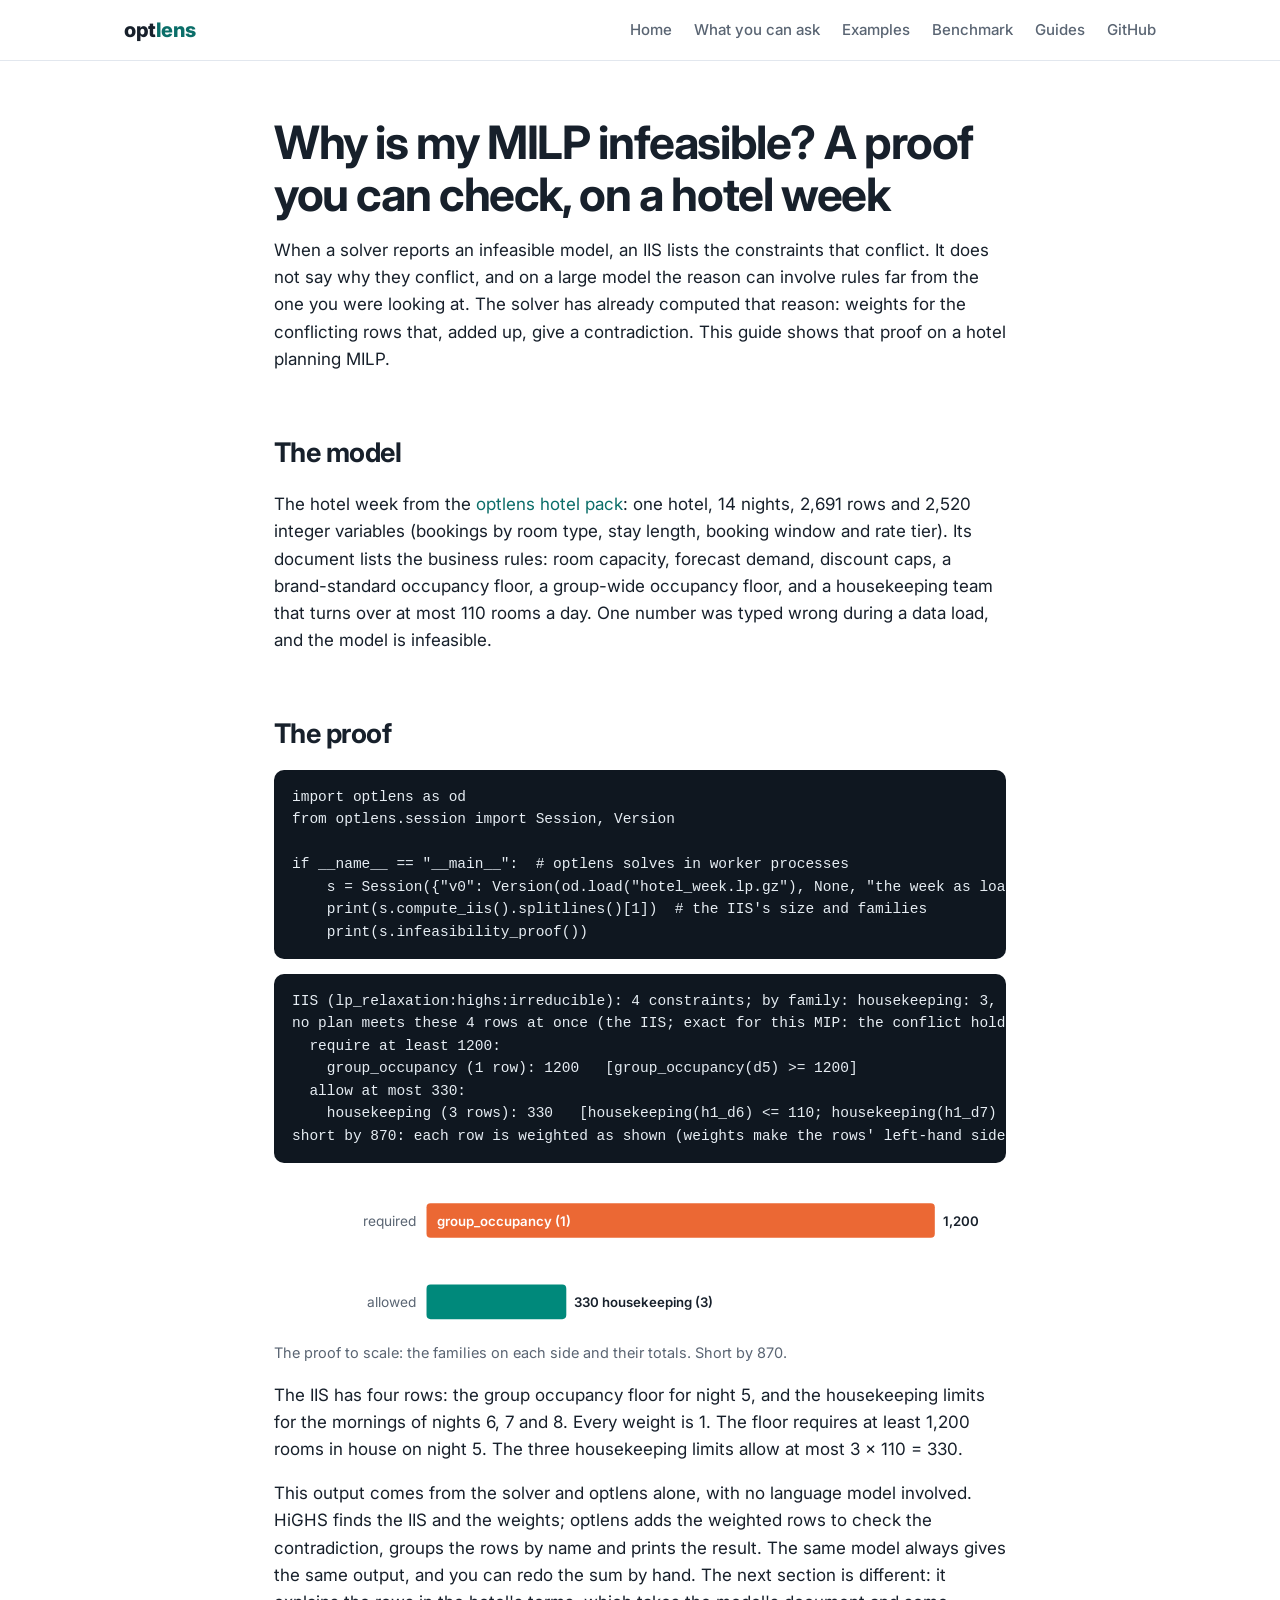
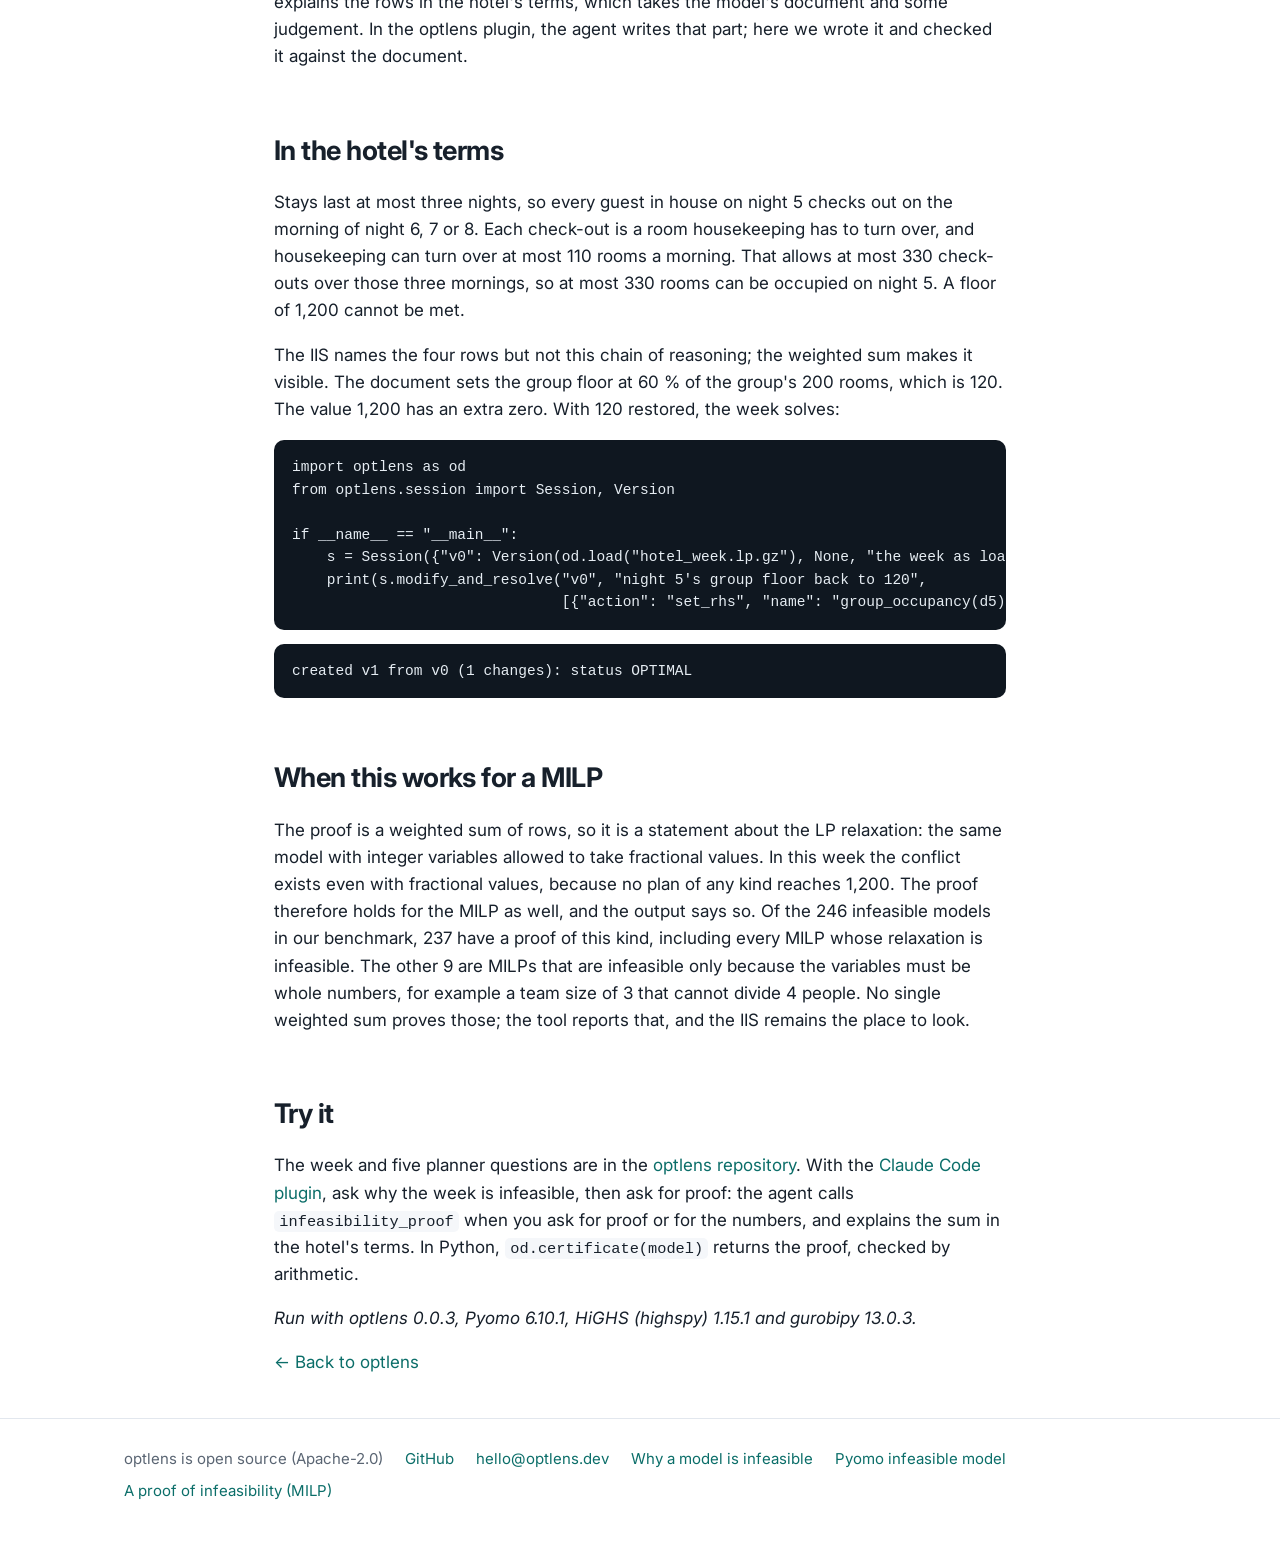
<file: docs/guides/milp-proof/index.html>
<!doctype html>
<html lang="en">
<head>
<meta charset="utf-8">
<meta name="viewport" content="width=device-width, initial-scale=1">
<title>Why is my MILP infeasible? A proof you can check, on a hotel week | optlens</title>
<meta name="description" content="The IIS says which rules clash; the solver&#x27;s proof says why, as a sum anyone can check. Worked on a 2,691-row hotel MILP where the limit is housekeeping on the days after the night in question.">
<link rel="canonical" href="https://optlens.dev/guides/milp-proof/">
<meta property="og:title" content="Why is my MILP infeasible? A proof you can check, on a hotel week | optlens">
<meta property="og:description" content="The IIS says which rules clash; the solver&#x27;s proof says why, as a sum anyone can check. Worked on a 2,691-row hotel MILP where the limit is housekeeping on the days after the night in question.">
<meta property="og:type" content="website">
<meta property="og:url" content="https://optlens.dev/guides/milp-proof/">
<link rel="preconnect" href="https://fonts.googleapis.com"><link rel="preconnect" href="https://fonts.gstatic.com" crossorigin>
<link href="https://fonts.googleapis.com/css2?family=Inter:wght@400;500;600;700;800&display=swap" rel="stylesheet">
<link rel="stylesheet" href="../../style.css">
</head>
<body>
<header class="top"><div class="wrap">
  <a class="brand" href="../../">opt<span>lens</span></a>
  <nav><a class="hide-sm" href="../../">Home</a><a href="../../ask/">What you can ask</a><a href="../../examples/">Examples</a><a href="../../benchmark/">Benchmark</a><a href="../../guides/">Guides</a><a class="hide-sm" href="https://github.com/jjd-lab/optlens">GitHub</a></nav>
</div></header>
<article class="post"><h1 id="why-is-my-milp-infeasible-a-proof-you-can-check-on-a-hotel-week">Why is my MILP infeasible? A proof you can check, on a hotel week</h1>
<p>When a solver reports an infeasible model, an IIS lists the constraints that conflict. It does not say why they
conflict, and on a large model the reason can involve rules far from the one you were looking at. The solver has
already computed that reason: weights for the conflicting rows that, added up, give a contradiction. This guide shows
that proof on a hotel planning MILP.</p>
<h2 id="the-model">The model</h2>
<p>The hotel week from the <a href="https://github.com/jjd-lab/optlens/tree/main/packs/hotel/examples/try_week">optlens hotel pack</a>:
one hotel, 14 nights, 2,691 rows and 2,520 integer variables (bookings by room type, stay length, booking window and
rate tier). Its document lists the business rules: room capacity, forecast demand, discount caps, a brand-standard
occupancy floor, a group-wide occupancy floor, and a housekeeping team that turns over at most 110 rooms a day. One
number was typed wrong during a data load, and the model is infeasible.</p>
<h2 id="the-proof">The proof</h2>
<pre><code class="language-python">import optlens as od
from optlens.session import Session, Version

if __name__ == &quot;__main__&quot;:  # optlens solves in worker processes
    s = Session({&quot;v0&quot;: Version(od.load(&quot;hotel_week.lp.gz&quot;), None, &quot;the week as loaded&quot;)})
    print(s.compute_iis().splitlines()[1])  # the IIS's size and families
    print(s.infeasibility_proof())
</code></pre>
<pre><code class="language-text">IIS (lp_relaxation:highs:irreducible): 4 constraints; by family: housekeeping: 3, group_occupancy: 1
no plan meets these 4 rows at once (the IIS; exact for this MIP: the conflict holds even with fractional values):
  require at least 1200:
    group_occupancy (1 row): 1200   [group_occupancy(d5) &gt;= 1200]
  allow at most 330:
    housekeeping (3 rows): 330   [housekeeping(h1_d6) &lt;= 110; housekeeping(h1_d7) &lt;= 110; housekeeping(h1_d8) &lt;= 110]
short by 870: each row is weighted as shown (weights make the rows' left-hand sides add up to the same quantity), and the sums are checked by arithmetic
</code></pre>
<figure class="chart"><svg viewBox="0 0 720 148" role="img" aria-label="Required against allowed"><text class="cat" x="140" y="40.0" text-anchor="end">required</text><rect class="bar" x="150.0" y="18" width="500.0" height="34" rx="4" fill="var(--series-2)"><title>group_occupancy: 1 row, 1,200</title></rect><text class="val" x="160.0" y="40.0" style="fill:#fff">group_occupancy (1)</text><text class="val" x="658.0" y="40.0">1,200</text><text class="cat" x="140" y="120.0" text-anchor="end">allowed</text><rect class="bar" x="150.0" y="98" width="137.5" height="34" rx="4" fill="var(--series-1)"><title>housekeeping: 3 rows, 330</title></rect><text class="val" x="295.5" y="120.0">330  housekeeping (3)</text></svg><figcaption>The proof to scale: the families on each side and their totals. Short by 870.</figcaption></figure>

<p>The IIS has four rows: the group occupancy floor for night 5, and the housekeeping limits for the mornings of nights 6,
7 and 8. Every weight is 1. The floor requires at least 1,200 rooms in house on night 5. The three housekeeping limits
allow at most 3 × 110 = 330.</p>
<p>This output comes from the solver and optlens alone, with no language model involved. HiGHS finds the IIS and the
weights; optlens adds the weighted rows to check the contradiction, groups the rows by name and prints the result. The
same model always gives the same output, and you can redo the sum by hand. The next section is different: it explains
the rows in the hotel's terms, which takes the model's document and some judgement. In the optlens plugin, the agent
writes that part; here we wrote it and checked it against the document.</p>
<h2 id="in-the-hotels-terms">In the hotel's terms</h2>
<p>Stays last at most three nights, so every guest in house on night 5 checks out on the morning of night 6, 7 or 8.
Each check-out is a room housekeeping has to turn over, and housekeeping can turn over at most 110 rooms a morning.
That allows at most 330 check-outs over those three mornings, so at most 330 rooms can be occupied on night 5. A floor
of 1,200 cannot be met.</p>
<p>The IIS names the four rows but not this chain of reasoning; the weighted sum makes it visible. The document sets the
group floor at 60 % of the group's 200 rooms, which is 120. The value 1,200 has an extra zero. With 120 restored, the
week solves:</p>
<pre><code class="language-python">import optlens as od
from optlens.session import Session, Version

if __name__ == &quot;__main__&quot;:
    s = Session({&quot;v0&quot;: Version(od.load(&quot;hotel_week.lp.gz&quot;), None, &quot;the week as loaded&quot;)})
    print(s.modify_and_resolve(&quot;v0&quot;, &quot;night 5's group floor back to 120&quot;,
                               [{&quot;action&quot;: &quot;set_rhs&quot;, &quot;name&quot;: &quot;group_occupancy(d5)&quot;, &quot;lower&quot;: 120}]).splitlines()[0])
</code></pre>
<pre><code class="language-text">created v1 from v0 (1 changes): status OPTIMAL
</code></pre>
<h2 id="when-this-works-for-a-milp">When this works for a MILP</h2>
<p>The proof is a weighted sum of rows, so it is a statement about the LP relaxation: the same model with integer
variables allowed to take fractional values. In this week the conflict exists even with fractional values, because no
plan of any kind reaches 1,200. The proof therefore holds for the MILP as well, and the output says so. Of the 246
infeasible models in our benchmark, 237 have a proof of this kind, including every MILP whose relaxation is infeasible.
The other 9 are MILPs that are infeasible only because the variables must be whole numbers, for example a team size of
3 that cannot divide 4 people. No single weighted sum proves those; the tool reports that, and the IIS remains the
place to look.</p>
<h2 id="try-it">Try it</h2>
<p>The week and five planner questions are in the
<a href="https://github.com/jjd-lab/optlens/tree/main/packs/hotel/examples/try_week">optlens repository</a>. With the
<a href="../../">Claude Code plugin</a>, ask why the week is infeasible, then ask for proof: the agent calls <code>infeasibility_proof</code>
when you ask for proof or for the numbers, and explains the sum in the hotel's terms. In Python,
<code>od.certificate(model)</code> returns the proof, checked by arithmetic.</p>
<p><em>Run with optlens 0.0.3, Pyomo 6.10.1, HiGHS (highspy) 1.15.1 and gurobipy 13.0.3.</em></p><p><a href="../../">&larr; Back to optlens</a></p></article>
<footer class="bottom"><div class="wrap">
  <span>optlens is open source (Apache-2.0)</span><a href="https://github.com/jjd-lab/optlens">GitHub</a><a href="mailto:hello@optlens.dev">hello@optlens.dev</a>
  <a href="../../guides/infeasible-model/">Why a model is infeasible</a><a href="../../guides/pyomo-infeasible/">Pyomo infeasible model</a><a href="../../guides/milp-proof/">A proof of infeasibility (MILP)</a>
</div></footer>
</body>
</html>
</file>
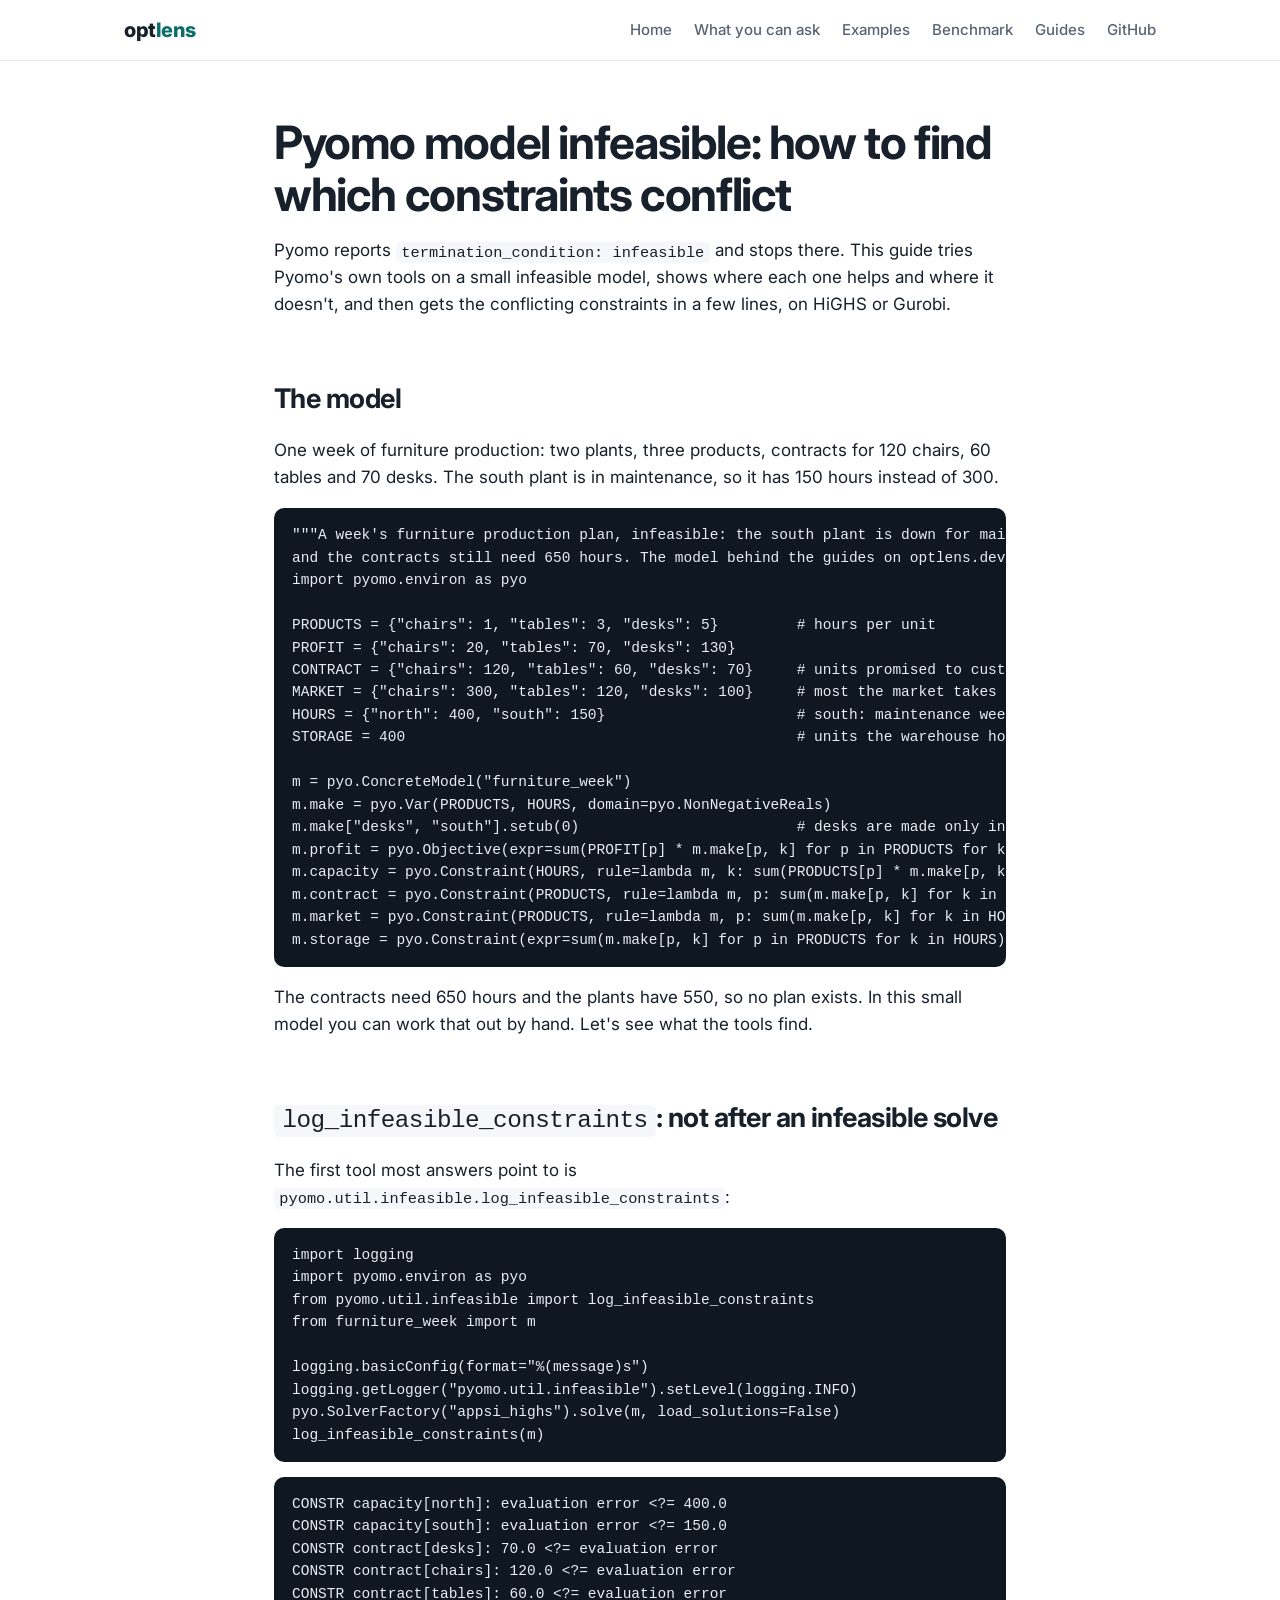
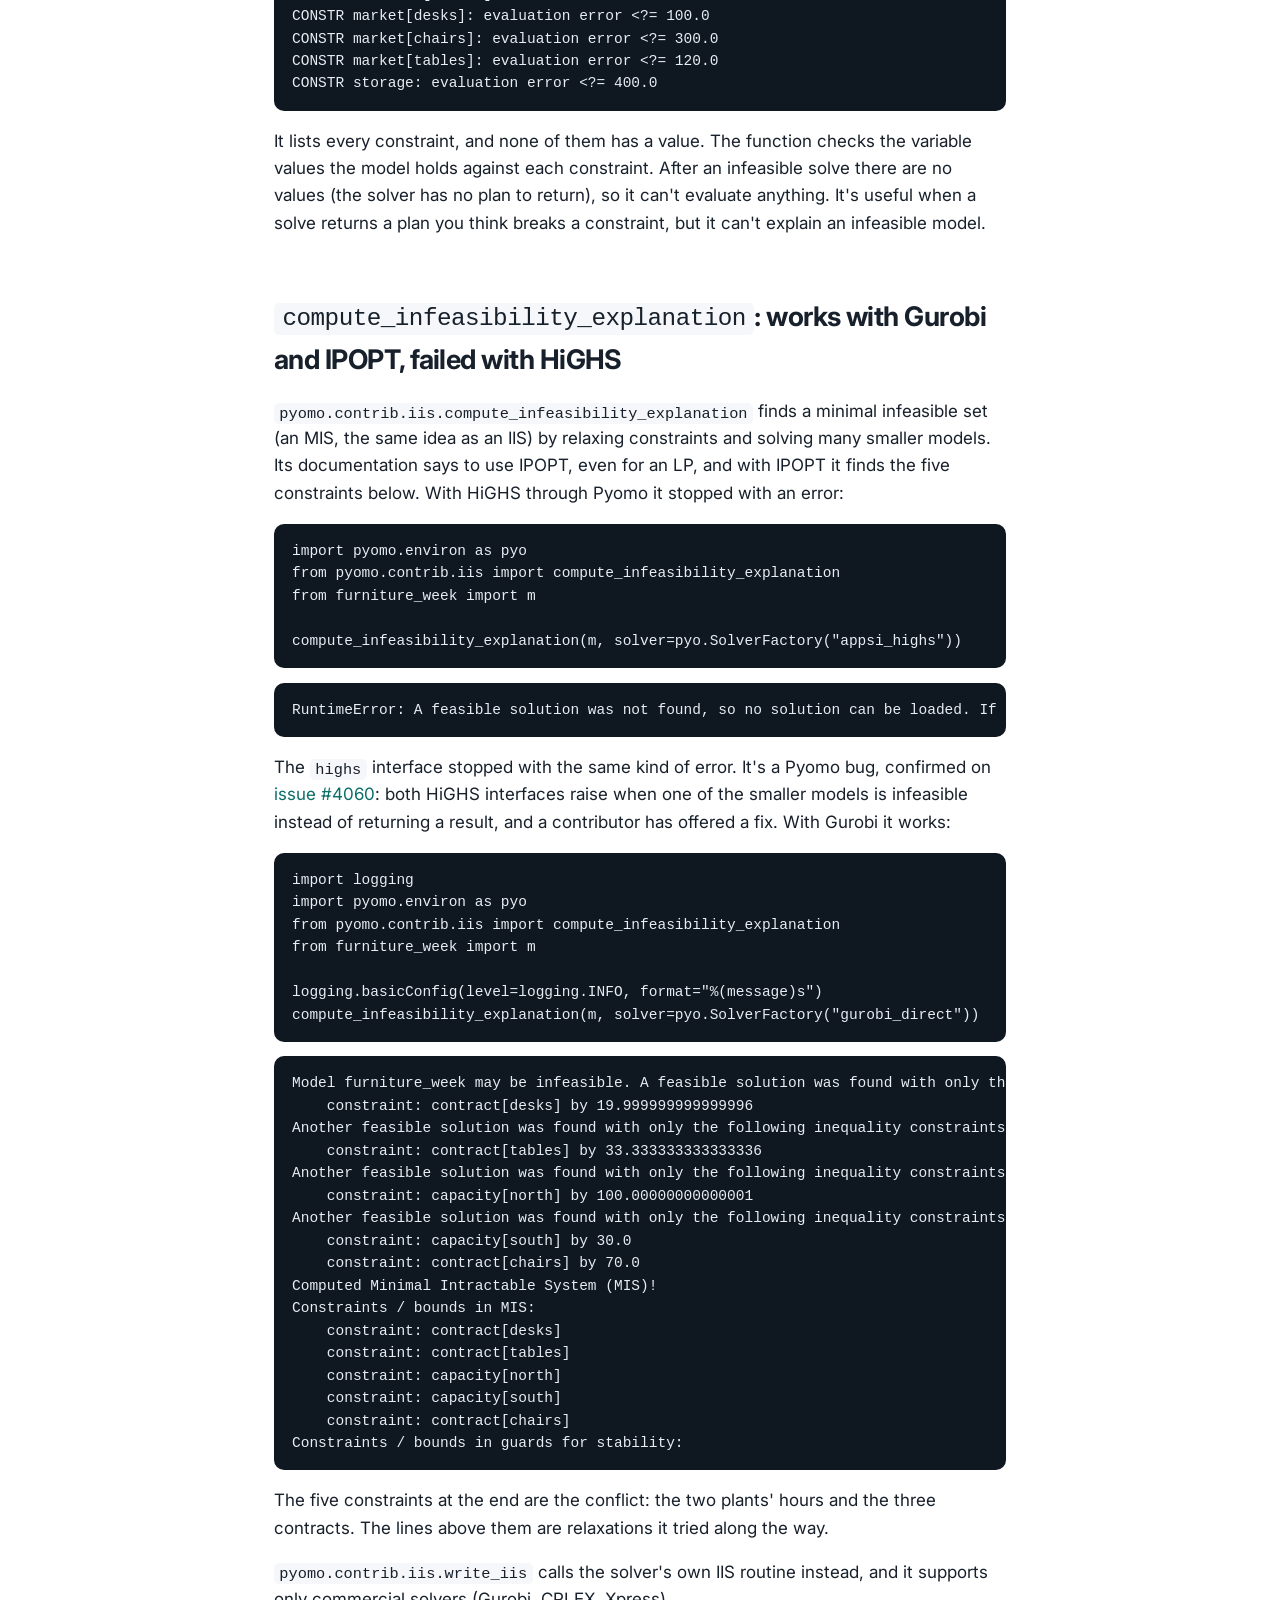
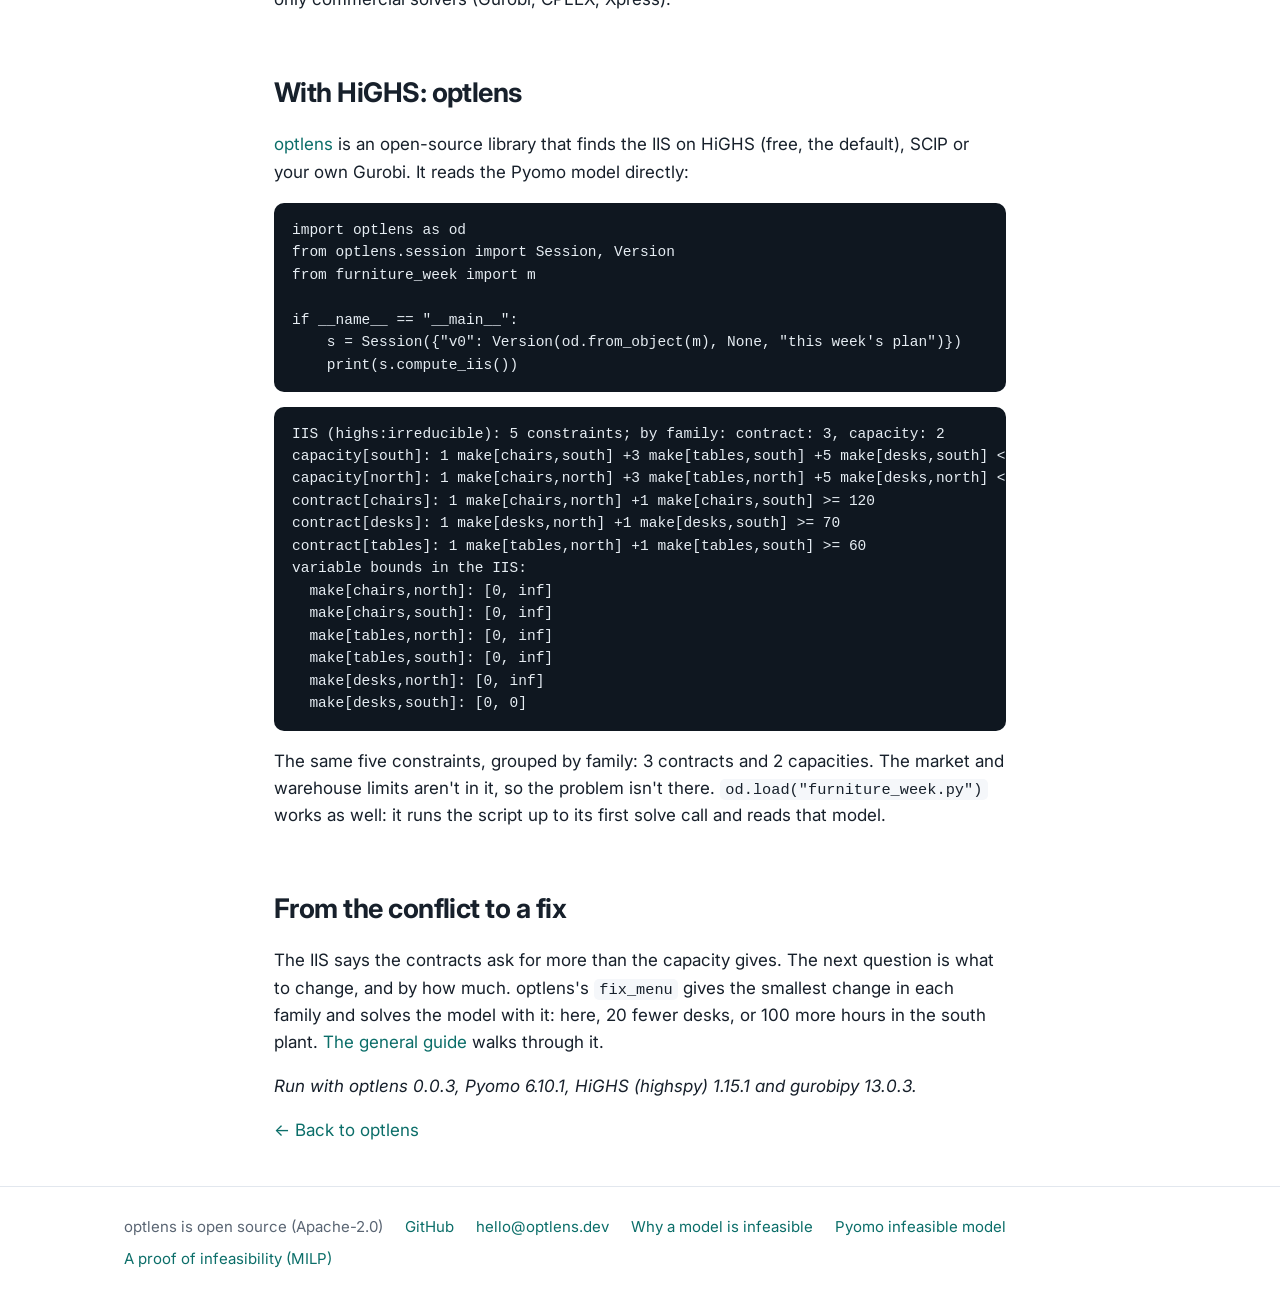
<file: docs/guides/pyomo-infeasible/index.html>
<!doctype html>
<html lang="en">
<head>
<meta charset="utf-8">
<meta name="viewport" content="width=device-width, initial-scale=1">
<title>Pyomo model infeasible: how to find which constraints conflict | optlens</title>
<meta name="description" content="Why log_infeasible_constraints shows nothing after an infeasible solve, where Pyomo&#x27;s MIS tool works, and how to get the IIS of a Pyomo model on HiGHS. Worked example with code.">
<link rel="canonical" href="https://optlens.dev/guides/pyomo-infeasible/">
<meta property="og:title" content="Pyomo model infeasible: how to find which constraints conflict | optlens">
<meta property="og:description" content="Why log_infeasible_constraints shows nothing after an infeasible solve, where Pyomo&#x27;s MIS tool works, and how to get the IIS of a Pyomo model on HiGHS. Worked example with code.">
<meta property="og:type" content="website">
<meta property="og:url" content="https://optlens.dev/guides/pyomo-infeasible/">
<link rel="preconnect" href="https://fonts.googleapis.com"><link rel="preconnect" href="https://fonts.gstatic.com" crossorigin>
<link href="https://fonts.googleapis.com/css2?family=Inter:wght@400;500;600;700;800&display=swap" rel="stylesheet">
<link rel="stylesheet" href="../../style.css">
</head>
<body>
<header class="top"><div class="wrap">
  <a class="brand" href="../../">opt<span>lens</span></a>
  <nav><a class="hide-sm" href="../../">Home</a><a href="../../ask/">What you can ask</a><a href="../../examples/">Examples</a><a href="../../benchmark/">Benchmark</a><a href="../../guides/">Guides</a><a class="hide-sm" href="https://github.com/jjd-lab/optlens">GitHub</a></nav>
</div></header>
<article class="post"><h1 id="pyomo-model-infeasible-how-to-find-which-constraints-conflict">Pyomo model infeasible: how to find which constraints conflict</h1>
<p>Pyomo reports <code>termination_condition: infeasible</code> and stops there. This guide tries Pyomo's own tools on a small
infeasible model, shows where each one helps and where it doesn't, and then gets the conflicting constraints in a few
lines, on HiGHS or Gurobi.</p>
<h2 id="the-model">The model</h2>
<p>One week of furniture production: two plants, three products, contracts for 120 chairs, 60 tables and 70 desks. The
south plant is in maintenance, so it has 150 hours instead of 300.</p>
<pre><code class="language-python">&quot;&quot;&quot;A week's furniture production plan, infeasible: the south plant is down for maintenance (150 hours instead of 300),
and the contracts still need 650 hours. The model behind the guides on optlens.dev.&quot;&quot;&quot;
import pyomo.environ as pyo

PRODUCTS = {&quot;chairs&quot;: 1, &quot;tables&quot;: 3, &quot;desks&quot;: 5}         # hours per unit
PROFIT = {&quot;chairs&quot;: 20, &quot;tables&quot;: 70, &quot;desks&quot;: 130}
CONTRACT = {&quot;chairs&quot;: 120, &quot;tables&quot;: 60, &quot;desks&quot;: 70}     # units promised to customers this week
MARKET = {&quot;chairs&quot;: 300, &quot;tables&quot;: 120, &quot;desks&quot;: 100}     # most the market takes
HOURS = {&quot;north&quot;: 400, &quot;south&quot;: 150}                      # south: maintenance week
STORAGE = 400                                             # units the warehouse holds

m = pyo.ConcreteModel(&quot;furniture_week&quot;)
m.make = pyo.Var(PRODUCTS, HOURS, domain=pyo.NonNegativeReals)
m.make[&quot;desks&quot;, &quot;south&quot;].setub(0)                         # desks are made only in the north
m.profit = pyo.Objective(expr=sum(PROFIT[p] * m.make[p, k] for p in PRODUCTS for k in HOURS), sense=pyo.maximize)
m.capacity = pyo.Constraint(HOURS, rule=lambda m, k: sum(PRODUCTS[p] * m.make[p, k] for p in PRODUCTS) &lt;= HOURS[k])
m.contract = pyo.Constraint(PRODUCTS, rule=lambda m, p: sum(m.make[p, k] for k in HOURS) &gt;= CONTRACT[p])
m.market = pyo.Constraint(PRODUCTS, rule=lambda m, p: sum(m.make[p, k] for k in HOURS) &lt;= MARKET[p])
m.storage = pyo.Constraint(expr=sum(m.make[p, k] for p in PRODUCTS for k in HOURS) &lt;= STORAGE)
</code></pre>
<p>The contracts need 650 hours and the plants have 550, so no plan exists. In this small model you can work that out by
hand. Let's see what the tools find.</p>
<h2 id="log_infeasible_constraints-not-after-an-infeasible-solve"><code>log_infeasible_constraints</code>: not after an infeasible solve</h2>
<p>The first tool most answers point to is <code>pyomo.util.infeasible.log_infeasible_constraints</code>:</p>
<pre><code class="language-python">import logging
import pyomo.environ as pyo
from pyomo.util.infeasible import log_infeasible_constraints
from furniture_week import m

logging.basicConfig(format=&quot;%(message)s&quot;)
logging.getLogger(&quot;pyomo.util.infeasible&quot;).setLevel(logging.INFO)
pyo.SolverFactory(&quot;appsi_highs&quot;).solve(m, load_solutions=False)
log_infeasible_constraints(m)
</code></pre>
<pre><code class="language-text">CONSTR capacity[north]: evaluation error &lt;?= 400.0
CONSTR capacity[south]: evaluation error &lt;?= 150.0
CONSTR contract[desks]: 70.0 &lt;?= evaluation error
CONSTR contract[chairs]: 120.0 &lt;?= evaluation error
CONSTR contract[tables]: 60.0 &lt;?= evaluation error
CONSTR market[desks]: evaluation error &lt;?= 100.0
CONSTR market[chairs]: evaluation error &lt;?= 300.0
CONSTR market[tables]: evaluation error &lt;?= 120.0
CONSTR storage: evaluation error &lt;?= 400.0
</code></pre>
<p>It lists every constraint, and none of them has a value. The function checks the variable values the model holds
against each constraint. After an infeasible solve there are no values (the solver has no plan to return), so it
can't evaluate anything. It's useful when a solve returns a plan you think breaks a constraint, but it can't explain
an infeasible model.</p>
<h2 id="compute_infeasibility_explanation-works-with-gurobi-and-ipopt-failed-with-highs"><code>compute_infeasibility_explanation</code>: works with Gurobi and IPOPT, failed with HiGHS</h2>
<p><code>pyomo.contrib.iis.compute_infeasibility_explanation</code> finds a minimal infeasible set (an MIS, the same idea as an
IIS) by relaxing constraints and solving many smaller models. Its documentation says to use IPOPT, even for an LP,
and with IPOPT it finds the five constraints below. With HiGHS through Pyomo it stopped with an error:</p>
<pre><code class="language-python">import pyomo.environ as pyo
from pyomo.contrib.iis import compute_infeasibility_explanation
from furniture_week import m

compute_infeasibility_explanation(m, solver=pyo.SolverFactory(&quot;appsi_highs&quot;))
</code></pre>
<pre><code class="language-text">RuntimeError: A feasible solution was not found, so no solution can be loaded. If using the appsi.solvers.Highs interface, you can set opt.config.load_solution=False. If using the environ.SolverFactory interface, you can set opt.solve(model, load_solutions = False). Then you can check results.termination_condition and results.best_feasible_objective before loading a solution.
</code></pre>
<p>The <code>highs</code> interface stopped with the same kind of error. It's a Pyomo bug, confirmed on
<a href="https://github.com/Pyomo/pyomo/issues/4060">issue #4060</a>: both HiGHS interfaces raise when one of the smaller models
is infeasible instead of returning a result, and a contributor has offered a fix. With Gurobi it works:</p>
<pre><code class="language-python">import logging
import pyomo.environ as pyo
from pyomo.contrib.iis import compute_infeasibility_explanation
from furniture_week import m

logging.basicConfig(level=logging.INFO, format=&quot;%(message)s&quot;)
compute_infeasibility_explanation(m, solver=pyo.SolverFactory(&quot;gurobi_direct&quot;))
</code></pre>
<pre><code class="language-text">Model furniture_week may be infeasible. A feasible solution was found with only the following inequality constraints and/or variable bounds relaxed:
    constraint: contract[desks] by 19.999999999999996
Another feasible solution was found with only the following inequality constraints and/or variable bounds relaxed:
    constraint: contract[tables] by 33.333333333333336
Another feasible solution was found with only the following inequality constraints and/or variable bounds relaxed:
    constraint: capacity[north] by 100.00000000000001
Another feasible solution was found with only the following inequality constraints and/or variable bounds relaxed:
    constraint: capacity[south] by 30.0
    constraint: contract[chairs] by 70.0
Computed Minimal Intractable System (MIS)!
Constraints / bounds in MIS:
    constraint: contract[desks]
    constraint: contract[tables]
    constraint: capacity[north]
    constraint: capacity[south]
    constraint: contract[chairs]
Constraints / bounds in guards for stability:
</code></pre>
<p>The five constraints at the end are the conflict: the two plants' hours and the three contracts. The lines above
them are relaxations it tried along the way.</p>
<p><code>pyomo.contrib.iis.write_iis</code> calls the solver's own IIS routine instead, and it supports only commercial solvers
(Gurobi, CPLEX, Xpress).</p>
<h2 id="with-highs-optlens">With HiGHS: optlens</h2>
<p><a href="../../">optlens</a> is an open-source library that finds the IIS on HiGHS (free, the default), SCIP or your own
Gurobi. It reads the Pyomo model directly:</p>
<pre><code class="language-python">import optlens as od
from optlens.session import Session, Version
from furniture_week import m

if __name__ == &quot;__main__&quot;:
    s = Session({&quot;v0&quot;: Version(od.from_object(m), None, &quot;this week's plan&quot;)})
    print(s.compute_iis())
</code></pre>
<pre><code class="language-text">IIS (highs:irreducible): 5 constraints; by family: contract: 3, capacity: 2
capacity[south]: 1 make[chairs,south] +3 make[tables,south] +5 make[desks,south] &lt;= 150
capacity[north]: 1 make[chairs,north] +3 make[tables,north] +5 make[desks,north] &lt;= 400
contract[chairs]: 1 make[chairs,north] +1 make[chairs,south] &gt;= 120
contract[desks]: 1 make[desks,north] +1 make[desks,south] &gt;= 70
contract[tables]: 1 make[tables,north] +1 make[tables,south] &gt;= 60
variable bounds in the IIS:
  make[chairs,north]: [0, inf]
  make[chairs,south]: [0, inf]
  make[tables,north]: [0, inf]
  make[tables,south]: [0, inf]
  make[desks,north]: [0, inf]
  make[desks,south]: [0, 0]
</code></pre>
<p>The same five constraints, grouped by family: 3 contracts and 2 capacities. The market and warehouse limits aren't
in it, so the problem isn't there. <code>od.load("furniture_week.py")</code> works as well: it runs the script up to its first
solve call and reads that model.</p>
<h2 id="from-the-conflict-to-a-fix">From the conflict to a fix</h2>
<p>The IIS says the contracts ask for more than the capacity gives. The next question is what to change, and by how
much. optlens's <code>fix_menu</code> gives the smallest change in each family and solves the model with it: here, 20 fewer
desks, or 100 more hours in the south plant.
<a href="../infeasible-model/#step-3-find-the-smallest-fix">The general guide</a> walks through it.</p>
<p><em>Run with optlens 0.0.3, Pyomo 6.10.1, HiGHS (highspy) 1.15.1 and gurobipy 13.0.3.</em></p><p><a href="../../">&larr; Back to optlens</a></p></article>
<footer class="bottom"><div class="wrap">
  <span>optlens is open source (Apache-2.0)</span><a href="https://github.com/jjd-lab/optlens">GitHub</a><a href="mailto:hello@optlens.dev">hello@optlens.dev</a>
  <a href="../../guides/infeasible-model/">Why a model is infeasible</a><a href="../../guides/pyomo-infeasible/">Pyomo infeasible model</a><a href="../../guides/milp-proof/">A proof of infeasibility (MILP)</a>
</div></footer>
</body>
</html>
</file>
<file: docs/style.css>
:root { --series-1: #00897b; --series-2: #eb6834; --bg: #ffffff; --bg-soft: #f5f7fa; --text: #17202b; --muted: #5a6573; --line: #e2e7ee; --accent: #0b6e69;
  --accent-soft: #e6f4f2; --on-accent: #ffffff; --code-bg: #0f1720; --code-text: #e6edf3; --shadow: 0 10px 30px rgba(15, 23, 32, .12); }
@media (prefers-color-scheme: dark) { :root { --series-1: #26a69a; --series-2: #d95926; --bg: #0f141a; --bg-soft: #161d25; --text: #e6edf3; --muted: #9aa6b2;
  --line: #26303b; --accent: #4fc3b8; --accent-soft: #12302e; --on-accent: #06201e; --code-bg: #0a0e13; --shadow: 0 10px 30px rgba(0,0,0,.4); } }
* { box-sizing: border-box; }
html { -webkit-text-size-adjust: 100%; }
body { margin: 0; background: var(--bg); color: var(--text); line-height: 1.6;
  font: 17px/1.6 Inter, -apple-system, BlinkMacSystemFont, "Segoe UI", Helvetica, Arial, sans-serif; }
a { color: var(--accent); text-decoration: none; } a:hover { text-decoration: underline; }
.wrap { max-width: 1080px; margin: 0 auto; padding: 0 24px; }
header.top { position: sticky; top: 0; z-index: 10; background: color-mix(in srgb, var(--bg) 88%, transparent);
  backdrop-filter: blur(8px); border-bottom: 1px solid var(--line); }
header.top .wrap { display: flex; align-items: center; gap: 26px; height: 60px; }
.brand { font-weight: 800; font-size: 20px; letter-spacing: -.02em; color: var(--text); margin-right: auto; }
.brand span { color: var(--accent); }
header.top nav a { color: var(--muted); font-size: 15px; font-weight: 500; } header.top nav a:hover { color: var(--text); }
header.top nav { display: flex; gap: 22px; }
.hero { padding: 84px 0 56px; background: radial-gradient(1200px 400px at 20% -10%, var(--accent-soft), transparent); }
.hero h1 { font-size: clamp(36px, 6vw, 58px); line-height: 1.08; letter-spacing: -.035em; margin: 0 0 20px; max-width: 820px; }
.hero p.lead { font-size: clamp(18px, 2.2vw, 21px); color: var(--muted); max-width: 720px; margin: 0 0 28px; }
.hero h2.get-started { font-size: 22px; line-height: 1.3; letter-spacing: -.02em; font-weight: 700; margin: 0 0 16px; }
.buttons { display: flex; flex-wrap: wrap; gap: 12px; }
.btn { display: inline-block; padding: 12px 22px; border-radius: 10px; font-weight: 600; font-size: 16px; }
.btn.primary { background: var(--accent); color: var(--on-accent); } .btn.primary:hover { text-decoration: none; filter: brightness(1.08); }
.btn.ghost { border: 1px solid var(--line); color: var(--text); background: var(--bg); } .btn.ghost:hover { text-decoration: none; border-color: var(--muted); }
.install { margin: 36px 0 0; max-width: 720px; background: var(--code-bg); color: var(--code-text);
  padding: 14px 18px 16px; border-radius: 10px; overflow-x: auto; }
.install p { margin: 12px 0 2px; font: 600 12.5px/1.3 Inter, -apple-system, BlinkMacSystemFont, "Segoe UI", Helvetica, Arial, sans-serif;
  letter-spacing: .01em; color: #93a4b5; }
.install p:first-child { margin-top: 0; }
.install pre { margin: 0; padding: 0; background: none; border-radius: 0; overflow: visible;
  font: 14.5px/1.55 ui-monospace, SFMono-Regular, Menlo, Consolas, monospace; }
pre { background: var(--code-bg); color: var(--code-text); padding: 16px 18px; border-radius: 10px; overflow-x: auto;
  font: 14.5px/1.55 ui-monospace, SFMono-Regular, Menlo, Consolas, monospace; }
code { font: .9em ui-monospace, SFMono-Regular, Menlo, Consolas, monospace; background: var(--bg-soft); padding: .1em .35em;
  border-radius: 5px; } pre code { background: none; padding: 0; font-size: inherit; }
section { padding: 64px 0; } section.soft { background: var(--bg-soft); border-block: 1px solid var(--line); }
h2.sec { font-size: clamp(26px, 3.4vw, 34px); letter-spacing: -.025em; margin: 0 0 10px; }
p.sub { color: var(--muted); margin: 0 0 34px; max-width: 720px; }
p.sub.claim { margin-bottom: 14px; }
.stats { display: grid; grid-template-columns: repeat(auto-fit, minmax(220px, 1fr)); gap: 16px; }
.stat { background: var(--bg); border: 1px solid var(--line); border-radius: 14px; padding: 22px; }
.stat .n { font-size: 34px; font-weight: 800; letter-spacing: -.03em; color: var(--accent); line-height: 1.1; }
.stat .l { color: var(--muted); font-size: 15px; margin-top: 8px; }
.cards { display: grid; grid-template-columns: repeat(auto-fit, minmax(240px, 1fr)); gap: 18px; }
.card { border: 1px solid var(--line); border-radius: 14px; padding: 22px; background: var(--bg); }
.card h3, article.post .card h3 { margin: 0 0 8px; font-size: 18px; } .card p { margin: 0; color: var(--muted); font-size: 15.5px; }
a.card { display: block; color: var(--text); } a.card:hover { text-decoration: none; border-color: var(--accent); }
a.card .more { margin-top: 12px; color: var(--accent); font-size: 15px; font-weight: 600; }
.demo img { width: 100%; height: auto; border-radius: 12px; box-shadow: var(--shadow); display: block; }
.demo .cap { color: var(--muted); font-size: 15px; margin-top: 14px; }
.pills { display: flex; flex-wrap: wrap; gap: 10px; } .pill { border: 1px solid var(--line); border-radius: 999px;
  padding: 6px 14px; font-size: 15px; background: var(--bg); }
.row2 { display: grid; grid-template-columns: repeat(auto-fit, minmax(300px, 1fr)); gap: 34px; }
.row2 h3 { margin: 0 0 12px; font-size: 17px; color: var(--muted); font-weight: 600; text-transform: uppercase;
  letter-spacing: .06em; font-size: 13px; }
footer.bottom { border-top: 1px solid var(--line); color: var(--muted); font-size: 15px; padding: 28px 0 40px; }
footer.bottom .wrap { display: flex; flex-wrap: wrap; gap: 8px 22px; }
/* the post */
article.post { max-width: 780px; margin: 0 auto; padding: 56px 24px 24px; }
article.post h1 { font-size: clamp(32px, 5vw, 46px); line-height: 1.12; letter-spacing: -.03em; margin: 0 0 14px; }
article.post h1 + p em { display: block; font-style: normal; color: var(--muted); font-size: 19px; }
article.post h2 { font-size: 27px; letter-spacing: -.02em; margin: 52px 0 12px; padding-top: 6px; scroll-margin-top: 110px; }
article.post h3 { font-size: 20px; margin: 36px 0 10px; }
article.post p, article.post li { font-size: 17px; }
article.post blockquote { margin: 34px 0 14px; padding: 12px 18px; border-left: 3px solid var(--accent);
  background: color-mix(in srgb, var(--accent) 7%, transparent); border-radius: 0 10px 10px 0; }
article.post blockquote p { margin: 0; }
.turn { margin: 0 0 30px; }
.turn-head { margin: 34px 0 -22px; color: var(--muted); font-size: 13px; font-weight: 600; letter-spacing: .06em; text-transform: uppercase; }
details { margin: 10px 0 0; }
summary { cursor: pointer; color: var(--accent); font-size: 15px; font-weight: 600; }
details[open] > summary { margin-bottom: 14px; }
details > :not(summary) { border-left: 2px solid var(--line); padding-left: 16px; }
details > ul, details > ol { padding-left: 38px; }
.notice { margin: 8px 0 26px; padding: 16px 20px; border: 1px solid var(--line); border-radius: 12px;
  background: color-mix(in srgb, var(--accent) 5%, transparent); }
.notice p { margin: 0 0 6px; } .notice ul { margin: 0; padding-left: 20px; }
.tldr { background: var(--accent-soft); border: 1px solid color-mix(in srgb, var(--accent) 30%, transparent);
  border-radius: 14px; padding: 6px 26px 10px; margin: 30px 0; }
.tldr h2 { margin-top: 16px !important; font-size: 15px !important; text-transform: uppercase; letter-spacing: .08em; color: var(--accent); }
.table { overflow-x: auto; margin: 18px 0 24px; border: 1px solid var(--line); border-radius: 12px; }
table { border-collapse: collapse; width: 100%; font-size: 15.5px; }
th, td { padding: 10px 14px; text-align: left; vertical-align: top; border-bottom: 1px solid var(--line); }
th { background: var(--bg-soft); font-weight: 600; } tr:last-child td { border-bottom: 0; }
td:first-child { min-width: 10em; }
figure.chart { margin: 22px 0 10px; } figure.chart svg { width: 100%; height: auto; display: block; }
figure.chart figcaption { color: var(--muted); font-size: 14.5px; margin-top: 6px; }
.legend { display: flex; gap: 18px; font-size: 14.5px; color: var(--muted); margin: 0 0 6px; }
.legend i { display: inline-block; width: 12px; height: 12px; border-radius: 3px; margin-right: 7px; vertical-align: -1px; }
svg text { font-family: Inter, -apple-system, "Segoe UI", sans-serif; }
svg .val { fill: var(--text); font-size: 13px; font-weight: 600; } svg .cat { fill: var(--muted); font-size: 13.5px; }
svg .note { fill: var(--accent); font-size: 13px; font-weight: 700; } svg .grid { stroke: var(--line); }
svg rect.bar:hover { filter: brightness(1.12); }
@media (max-width: 640px) { header.top nav a.hide-sm { display: none; }
  header.top .wrap { flex-wrap: wrap; height: auto; padding-top: 10px; padding-bottom: 10px; row-gap: 6px; }
  header.top nav { width: 100%; flex-wrap: wrap; gap: 4px 14px; } header.top nav a { font-size: 14px; white-space: nowrap; } .hero { padding: 56px 0 40px; } section { padding: 48px 0; } }
</file>
